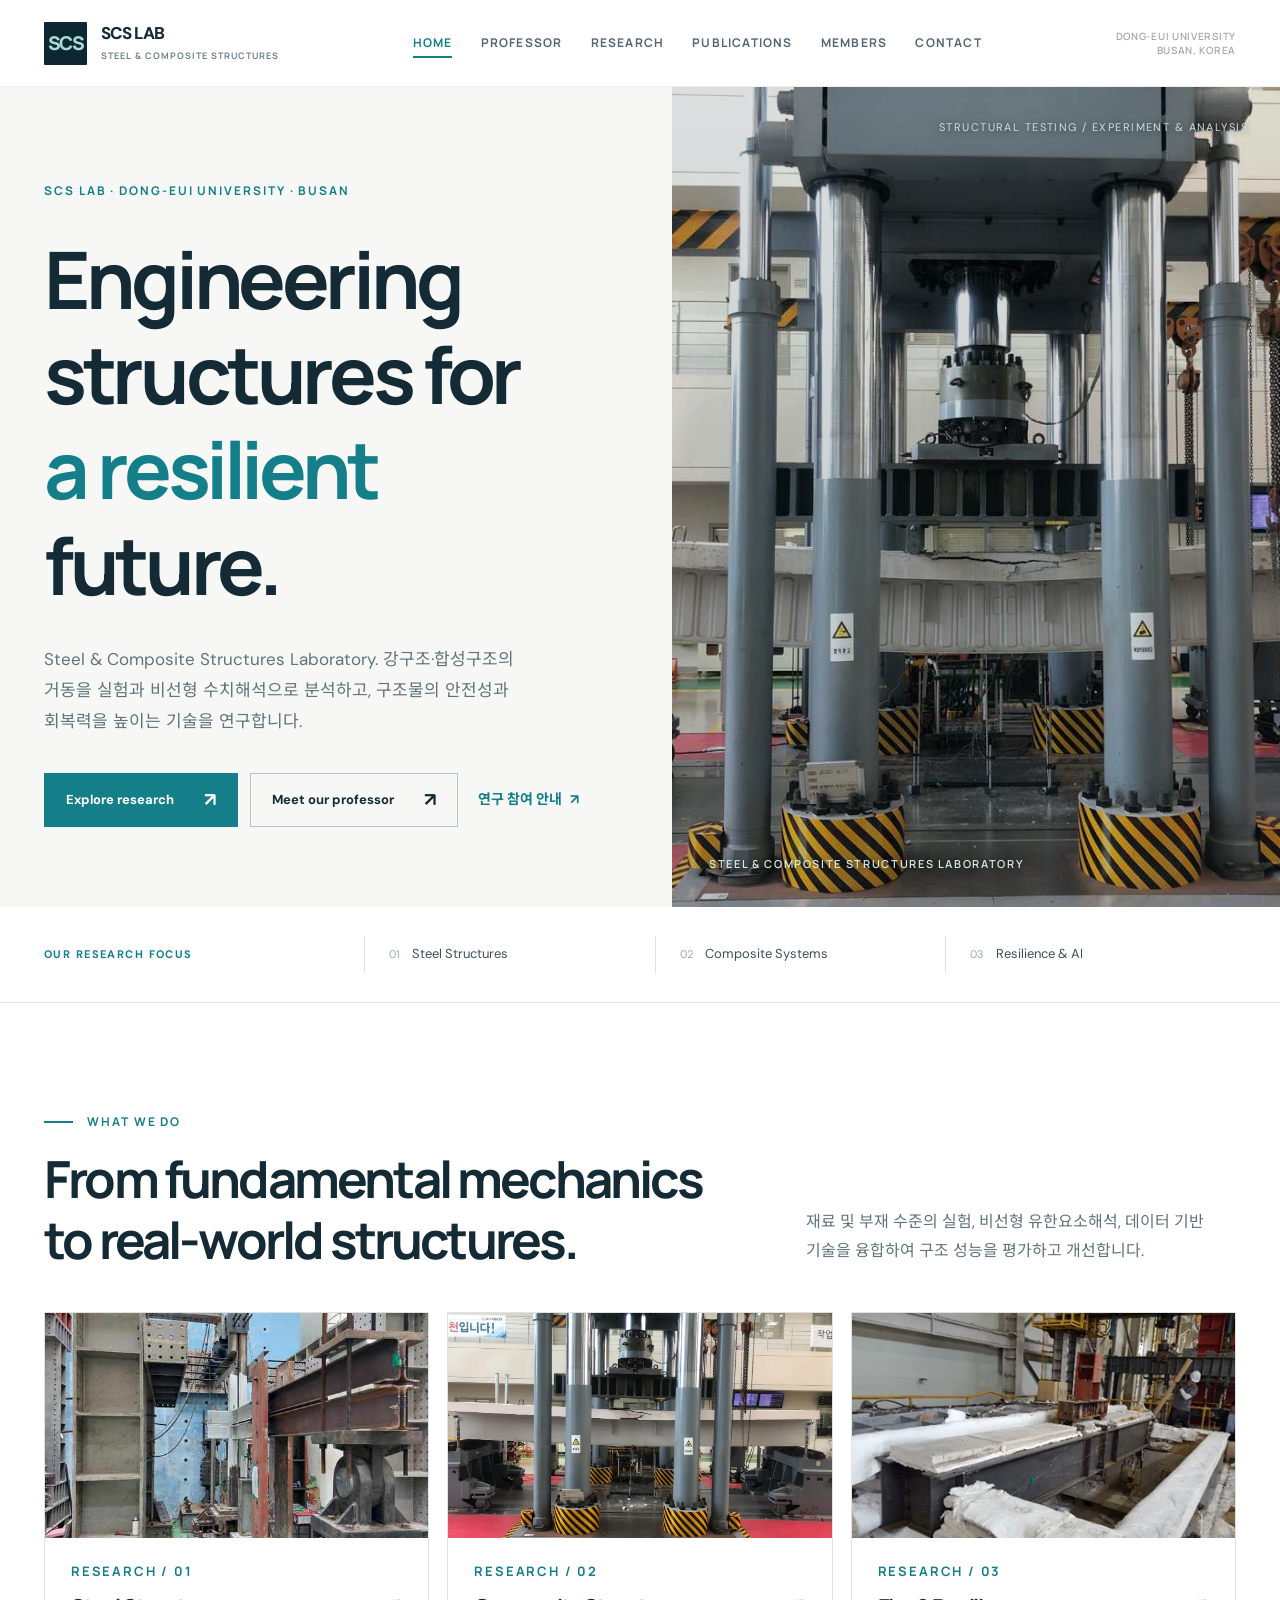
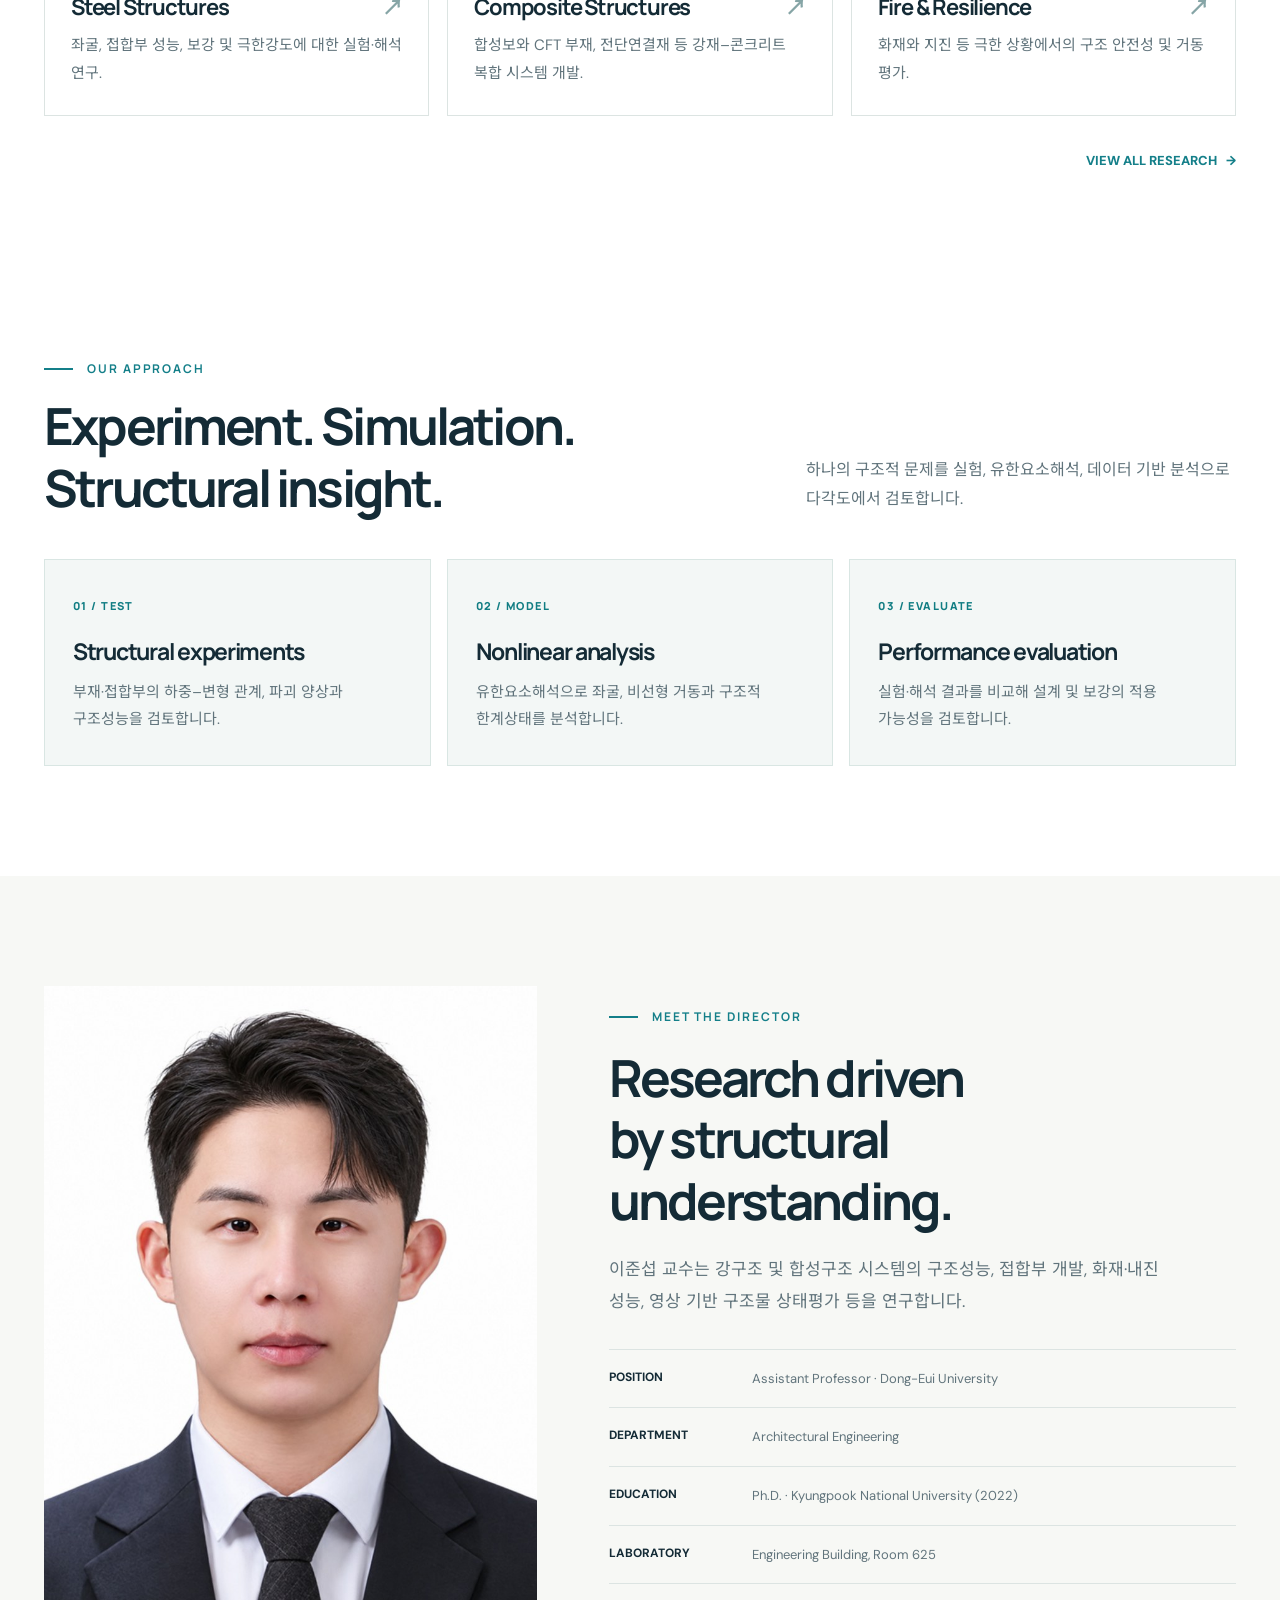
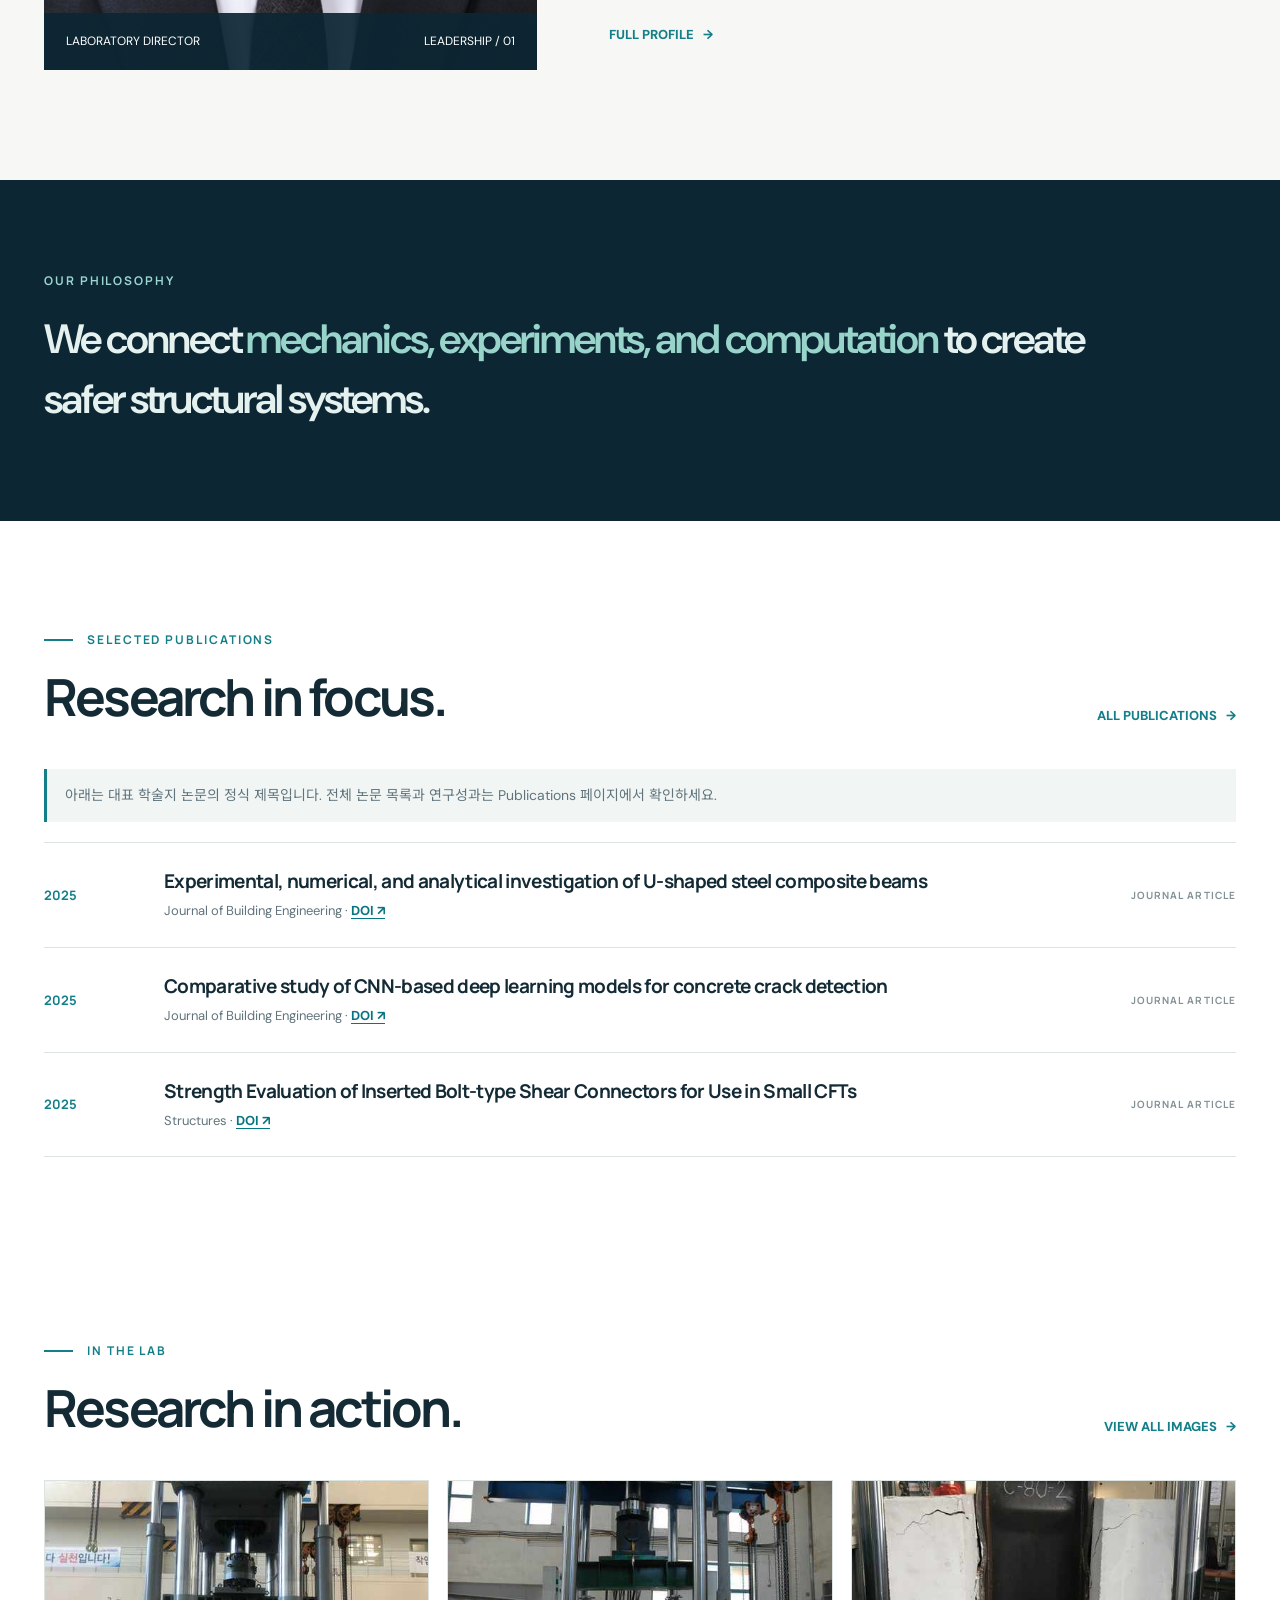
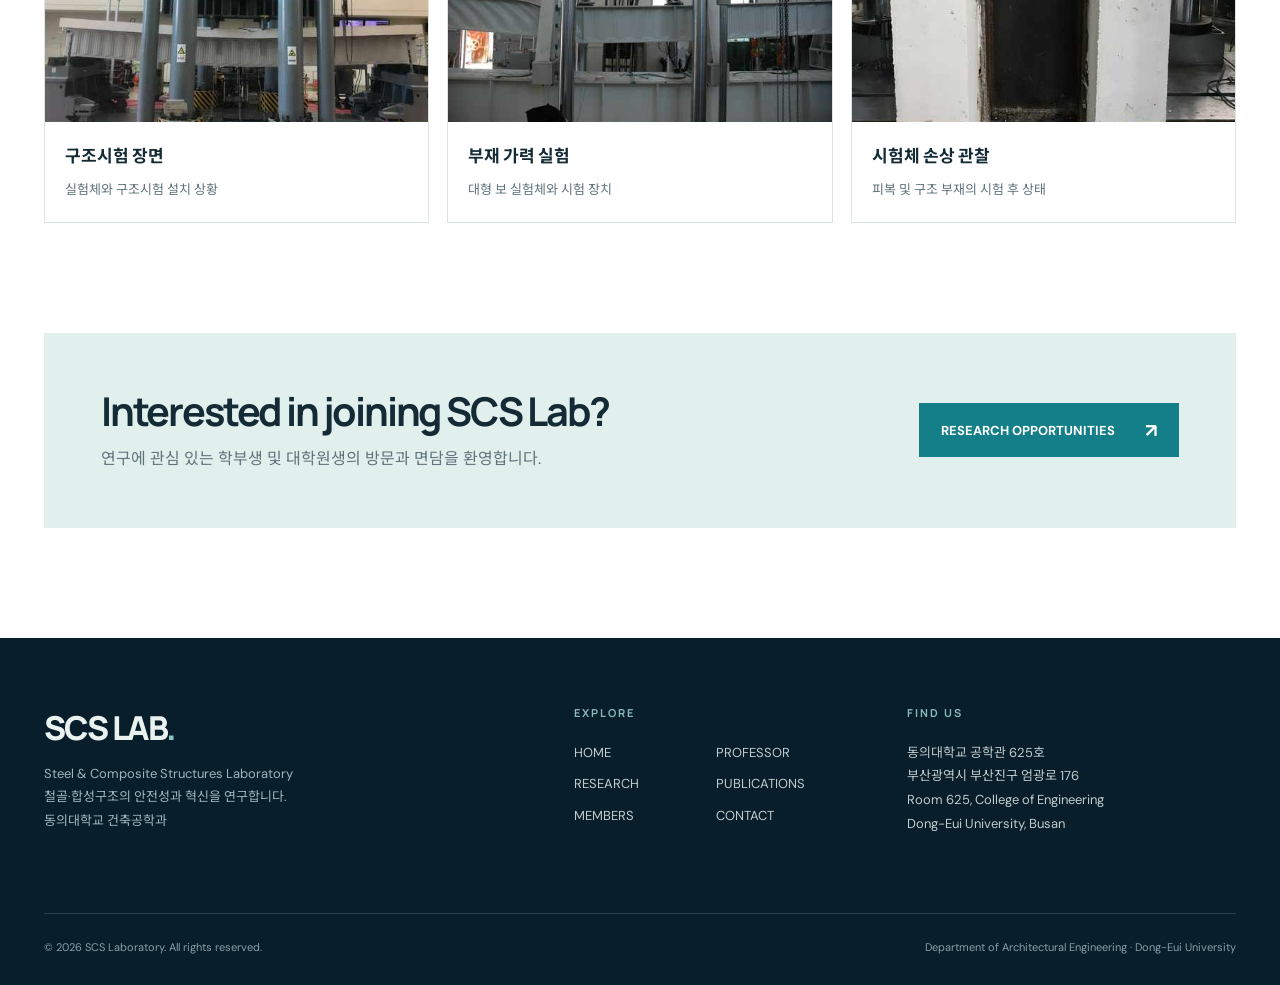
<file: index.html>
<!doctype html>
<html lang="ko"><head>
<meta charset="utf-8"/><meta name="viewport" content="width=device-width, initial-scale=1"/>
<title>Home | SCS Lab · Dong-Eui University</title>
<meta name="description" content="동의대학교 건축공학과 SCS Lab. Steel & Composite Structures Laboratory 연구실 홈페이지."/>
<meta name="theme-color" content="#0c2633"/>
<meta property="og:type" content="website"/><meta property="og:title" content="Home | SCS Lab"/><meta property="og:description" content="동의대학교 건축공학과 SCS Lab. Steel & Composite Structures Laboratory 연구실 홈페이지."/>
<link rel="icon" type="image/svg+xml" href="assets/favicon.svg"/><link rel="stylesheet" href="assets/styles.css"/>
</head><body>
<a class="skip-link" href="#main">본문으로 이동</a>
<header class="site-header"><div class="container nav-wrap">
 <a class="brand" href="index.html" aria-label="SCS Lab 메인 페이지"><span class="brand-icon">SCS</span><span class="brand-name">SCS LAB<span class="brand-detail">STEEL &amp; COMPOSITE STRUCTURES</span></span></a>
 <button class="menu-toggle" type="button" aria-label="메뉴 열기" aria-controls="main-nav" aria-expanded="false">☰</button>
 <nav class="main-nav" id="main-nav" aria-label="주 메뉴">
 <a href="index.html" class="active" aria-current="page">HOME</a><a href="professor.html" >PROFESSOR</a><a href="research.html" >RESEARCH</a><a href="publications.html" >PUBLICATIONS</a><a href="members.html" >MEMBERS</a><a href="contact.html" >CONTACT</a>
 </nav><span class="nav-meta">DONG-EUI UNIVERSITY<br/>BUSAN, KOREA</span>
</div></header>
<main id="main"><section class="hero"><div class="hero-grid">
<div class="hero-text"><div class="eyebrow">SCS LAB · DONG-EUI UNIVERSITY · BUSAN</div><h1>Engineering<br/>structures for<br/><em>a resilient</em><br/>future.</h1><p class="hero-intro">Steel &amp; Composite Structures Laboratory. 강구조·합성구조의 거동을 실험과 비선형 수치해석으로 분석하고, 구조물의 안전성과 회복력을 높이는 기술을 연구합니다.</p>
<div class="hero-actions"><a class="button" href="research.html">Explore research <span class="arrow">↗</span></a><a class="button outline" href="professor.html">Meet our professor <span class="arrow">↗</span></a><a class="hero-tertiary" href="members.html#join">연구 참여 안내 <span aria-hidden="true">↗</span></a></div></div>
<div class="hero-art"><img src="assets/hero-experiment.jpg" alt="대형 구조시험 장치에 설치된 보 실험체" fetchpriority="high" decoding="async" /><span class="hero-annotation">STRUCTURAL TESTING / EXPERIMENT &amp; ANALYSIS</span><span class="hero-vertical">STEEL &amp; COMPOSITE STRUCTURES LABORATORY</span></div>
</div></section>
<div class="hero-bottom"><div class="container"><div class="hero-bottom-label">OUR RESEARCH FOCUS</div><div class="hero-bottom-item"><span>01</span>Steel Structures</div><div class="hero-bottom-item"><span>02</span>Composite Systems</div><div class="hero-bottom-item"><span>03</span>Resilience &amp; AI</div></div></div>
<section class="section"><div class="container"><div class="section-kicker eyebrow">WHAT WE DO</div><div class="section-intro"><h2>From fundamental mechanics<br/>to real-world structures.</h2><p>재료 및 부재 수준의 실험, 비선형 유한요소해석, 데이터 기반 기술을 융합하여 구조 성능을 평가하고 개선합니다.</p></div><div class="research-grid">
<a class="research-card" href="research.html#steel"><div class="research-img sprite-photo tile-0" role="img" aria-label="철골 실험 사진"></div><div class="research-body"><div class="research-no">RESEARCH / 01</div><h3>Steel Structures <span aria-hidden="true" style="float:right;color:#86a5a6">↗</span></h3><p>좌굴, 접합부 성능, 보강 및 극한강도에 대한 실험·해석 연구.</p></div></a><a class="research-card" href="research.html#composite"><img class="research-img" src="assets/composite-beam-2026.webp" alt="합성보 대형 가력 실험 사진" loading="lazy"/><div class="research-body"><div class="research-no">RESEARCH / 02</div><h3>Composite Structures <span aria-hidden="true" style="float:right;color:#86a5a6">↗</span></h3><p>합성보와 CFT 부재, 전단연결재 등 강재–콘크리트 복합 시스템 개발.</p></div></a><a class="research-card" href="research.html#fire"><div class="research-img sprite-photo tile-2 user-fire-image" role="img" aria-label="내화피복과 강재 부재의 구조 실험 장면"></div><div class="research-body"><div class="research-no">RESEARCH / 03</div><h3>Fire & Resilience <span aria-hidden="true" style="float:right;color:#86a5a6">↗</span></h3><p>화재와 지진 등 극한 상황에서의 구조 안전성 및 거동 평가.</p></div></a></div><p style="margin:29px 0 0;text-align:right"><a class="text-link" href="research.html">VIEW ALL RESEARCH <span>→</span></a></p></div></section>
<section class="section methods-home" aria-labelledby="approach-title"><div class="container">
<div class="section-kicker eyebrow">OUR APPROACH</div><div class="section-intro"><h2 id="approach-title">Experiment. Simulation.<br/>Structural insight.</h2><p>하나의 구조적 문제를 실험, 유한요소해석, 데이터 기반 분석으로 다각도에서 검토합니다.</p></div>
<div class="methods-grid">
<div class="method-card"><span class="method-number">01 / TEST</span><h3>Structural experiments</h3><p>부재·접합부의 하중–변형 관계, 파괴 양상과 구조성능을 검토합니다.</p></div>
<div class="method-card"><span class="method-number">02 / MODEL</span><h3>Nonlinear analysis</h3><p>유한요소해석으로 좌굴, 비선형 거동과 구조적 한계상태를 분석합니다.</p></div>
<div class="method-card"><span class="method-number">03 / EVALUATE</span><h3>Performance evaluation</h3><p>실험·해석 결과를 비교해 설계 및 보강의 적용 가능성을 검토합니다.</p></div>
</div></div></section>
<section class="section section-muted"><div class="container"><div class="feature-split"><div class="portrait-panel"><img src="assets/professor-lee.jpg" alt="동의대학교 건축공학과 이준섭 교수 증명사진" loading="lazy"/><div class="portrait-caption"><span>LABORATORY DIRECTOR</span><span>LEADERSHIP / 01</span></div></div><div class="professor-feature"><div class="section-kicker eyebrow">MEET THE DIRECTOR</div><h2>Research driven<br/>by structural<br/>understanding.</h2><p class="lead">이준섭 교수는 강구조 및 합성구조 시스템의 구조성능, 접합부 개발, 화재·내진 성능, 영상 기반 구조물 상태평가 등을 연구합니다.</p><div class="credential-list"><div class="credential"><strong>POSITION</strong><span>Assistant Professor · Dong-Eui University</span></div><div class="credential"><strong>DEPARTMENT</strong><span>Architectural Engineering</span></div><div class="credential"><strong>EDUCATION</strong><span>Ph.D. · Kyungpook National University (2022)</span></div><div class="credential"><strong>LABORATORY</strong><span>Engineering Building, Room 625</span></div></div><a href="professor.html" class="text-link">FULL PROFILE <span>→</span></a></div></div></div></section>
<div class="quote-band"><div class="container"><div class="eyebrow eyebrow-light" style="margin-bottom:20px">OUR PHILOSOPHY</div><p>We connect <em>mechanics, experiments, and computation</em> to create safer structural systems.</p></div></div>
<section class="section"><div class="container"><div class="section-kicker eyebrow">SELECTED PUBLICATIONS</div><div class="section-intro"><h2>Research in focus.</h2><a class="text-link" href="publications.html">ALL PUBLICATIONS <span>→</span></a></div><p class="topic-disclaimer">아래는 대표 학술지 논문의 정식 제목입니다. 전체 논문 목록과 연구성과는 Publications 페이지에서 확인하세요.</p><div class="journal-list"><div class="journal-row"><span class="journal-year">2025</span><div><h3>Experimental, numerical, and analytical investigation of U-shaped steel composite beams</h3><p>Journal of Building Engineering · <a class="inline-doi" href="https://doi.org/10.1016/j.jobe.2025.113860" target="_blank" rel="noopener noreferrer">DOI ↗</a></p></div><span class="journal-type">JOURNAL ARTICLE</span></div><div class="journal-row"><span class="journal-year">2025</span><div><h3>Comparative study of CNN-based deep learning models for concrete crack detection</h3><p>Journal of Building Engineering · <a class="inline-doi" href="https://doi.org/10.1016/j.jobe.2025.113651" target="_blank" rel="noopener noreferrer">DOI ↗</a></p></div><span class="journal-type">JOURNAL ARTICLE</span></div><div class="journal-row"><span class="journal-year">2025</span><div><h3>Strength Evaluation of Inserted Bolt-type Shear Connectors for Use in Small CFTs</h3><p>Structures · <a class="inline-doi" href="https://doi.org/10.1016/j.istruc.2025.110129" target="_blank" rel="noopener noreferrer">DOI ↗</a></p></div><span class="journal-type">JOURNAL ARTICLE</span></div></div></div></section>
<section class="section lab-gallery-home" aria-labelledby="featured-gallery-title"><div class="container"><div class="section-kicker eyebrow">IN THE LAB</div><div class="section-intro"><h2 id="featured-gallery-title">Research in action.</h2><a class="text-link" href="research.html#gallery">VIEW ALL IMAGES <span>→</span></a></div><div class="lab-gallery-grid"><figure class="lab-gallery-item"><div class="lab-gallery-photo sprite-photo tile-5" role="img" aria-label="대형 구조시험 장비와 보 실험체 전경"></div><figcaption><strong>구조시험 장면</strong><span>실험체와 구조시험 설치 상황</span></figcaption></figure><figure class="lab-gallery-item"><div class="lab-gallery-photo sprite-photo tile-8" role="img" aria-label="보 구조시험 장면"></div><figcaption><strong>부재 가력 실험</strong><span>대형 보 실험체와 시험 장치</span></figcaption></figure><figure class="lab-gallery-item"><div class="lab-gallery-photo sprite-photo tile-2" role="img" aria-label="시험 후 손상이 관찰되는 피복된 구조 부재"></div><figcaption><strong>시험체 손상 관찰</strong><span>피복 및 구조 부재의 시험 후 상태</span></figcaption></figure></div></div></section><section class="section" style="padding-top:0"><div class="container"><div class="contact-banner"><div><h2>Interested in joining SCS Lab?</h2><p>연구에 관심 있는 학부생 및 대학원생의 방문과 면담을 환영합니다.</p></div><a class="button" href="members.html#join">RESEARCH OPPORTUNITIES <span class="arrow">↗</span></a></div></div></section></main>
<footer class="site-footer"><div class="container">
 <div class="footer-top"><div><div class="footer-brand">SCS LAB<span style="color:#88c7c2">.</span></div><p class="footer-sub">Steel &amp; Composite Structures Laboratory<br/>철골·합성구조의 안전성과 혁신을 연구합니다.<br/>동의대학교 건축공학과</p></div>
 <div><div class="footer-head">EXPLORE</div><div class="footer-links"><a href="index.html">HOME</a><a href="professor.html">PROFESSOR</a><a href="research.html">RESEARCH</a><a href="publications.html">PUBLICATIONS</a><a href="members.html">MEMBERS</a><a href="contact.html">CONTACT</a></div></div>
 <div><div class="footer-head">FIND US</div><p class="footer-location">동의대학교 공학관 625호<br/>부산광역시 부산진구 엄광로 176<br/>Room 625, College of Engineering<br/>Dong-Eui University, Busan</p></div></div>
 <div class="footer-bottom"><span>© <span data-year>2026</span> SCS Laboratory. All rights reserved.</span><span>Department of Architectural Engineering · Dong-Eui University</span></div>
</div></footer><script defer src="assets/script.js"></script></body></html>
</file>
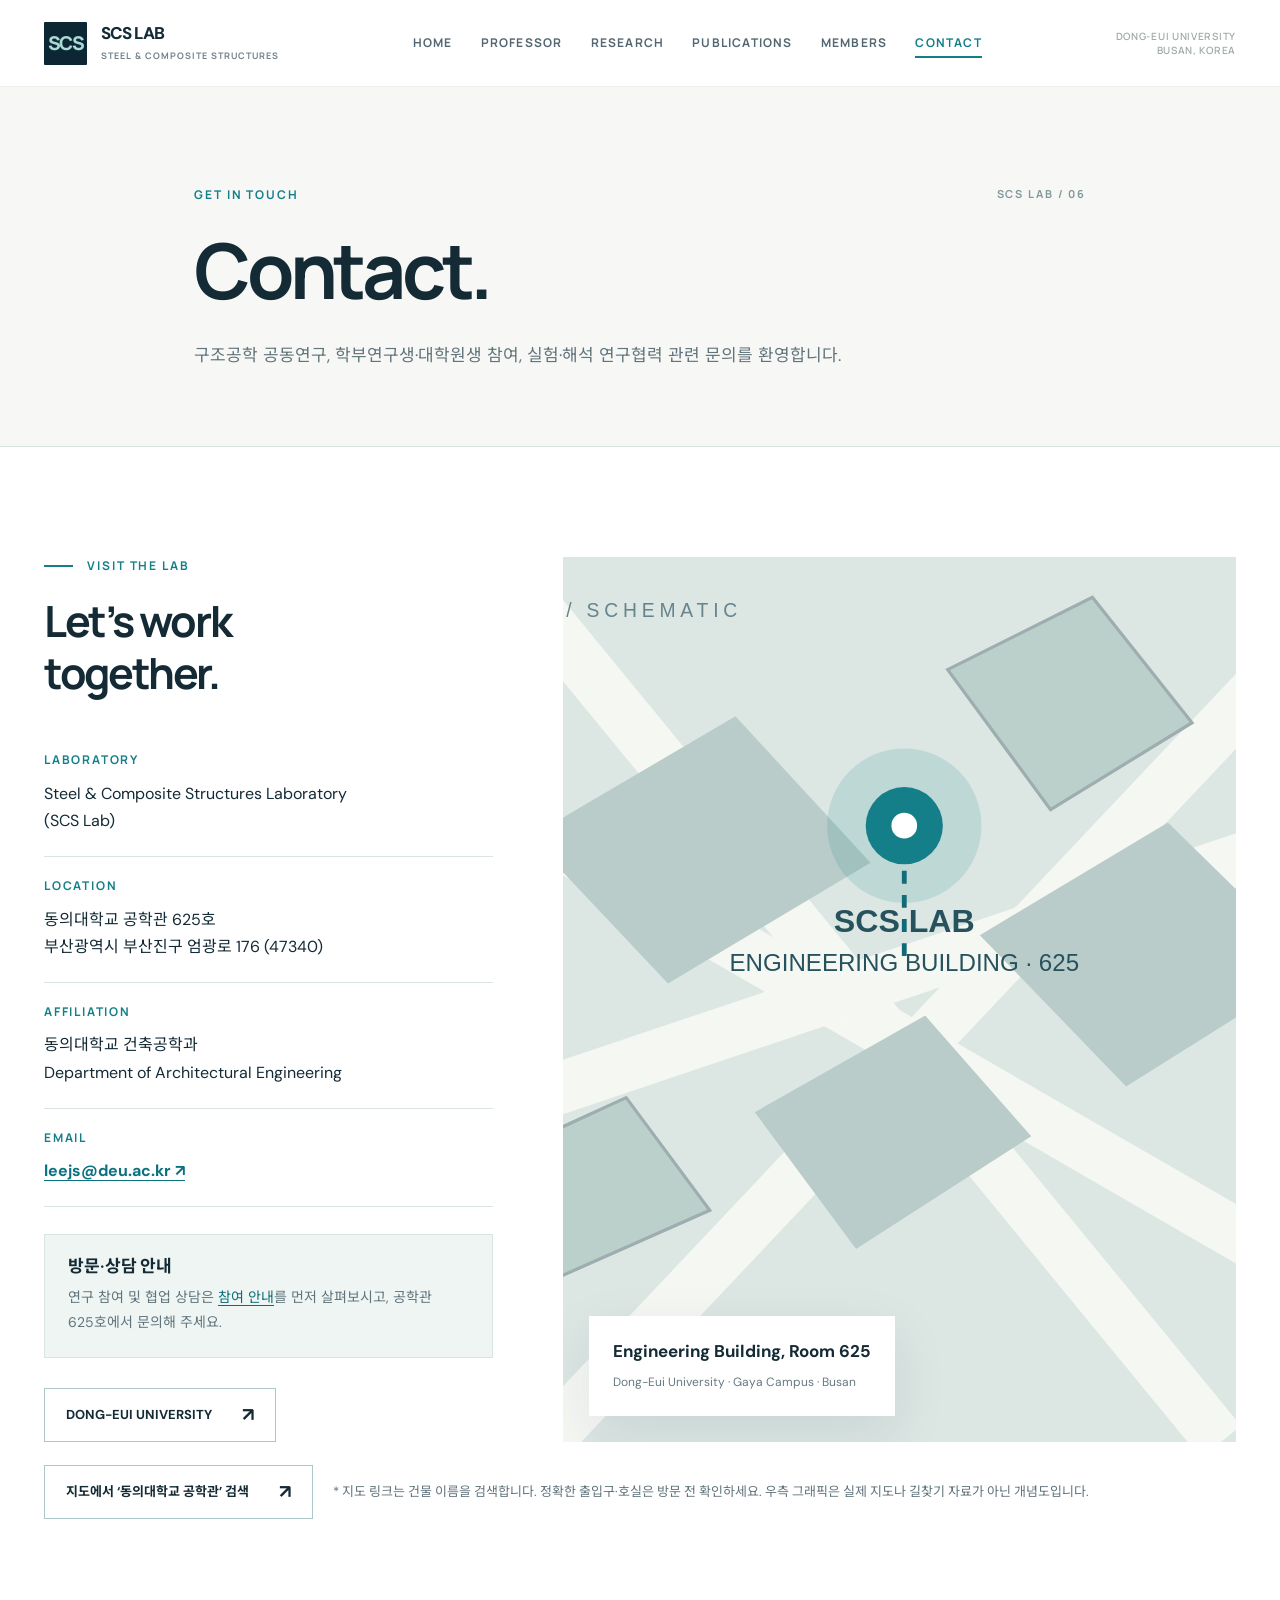
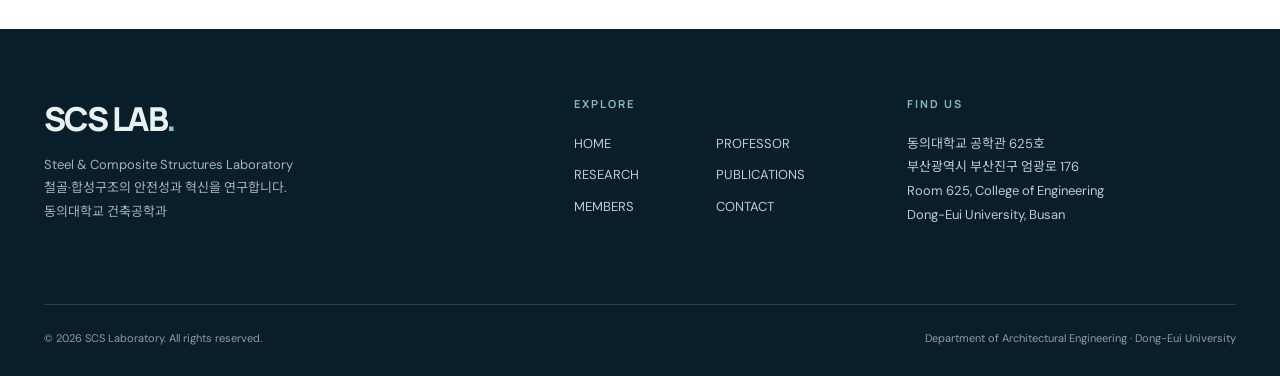
<file: contact.html>
<!doctype html>
<html lang="ko"><head>
<meta charset="utf-8"/><meta name="viewport" content="width=device-width, initial-scale=1"/>
<title>Contact | SCS Lab · Dong-Eui University</title>
<meta name="description" content="SCS Lab 동의대학교 공학관 625호 연구실 위치와 문의 안내."/>
<meta name="theme-color" content="#0c2633"/>
<meta property="og:type" content="website"/><meta property="og:title" content="Contact | SCS Lab"/><meta property="og:description" content="SCS Lab 동의대학교 공학관 625호 연구실 위치와 문의 안내."/>
<link rel="icon" type="image/svg+xml" href="assets/favicon.svg"/><link rel="stylesheet" href="assets/styles.css"/>
</head><body>
<a class="skip-link" href="#main">본문으로 이동</a>
<header class="site-header"><div class="container nav-wrap">
 <a class="brand" href="index.html" aria-label="SCS Lab 메인 페이지"><span class="brand-icon">SCS</span><span class="brand-name">SCS LAB<span class="brand-detail">STEEL &amp; COMPOSITE STRUCTURES</span></span></a>
 <button class="menu-toggle" type="button" aria-label="메뉴 열기" aria-controls="main-nav" aria-expanded="false">☰</button>
 <nav class="main-nav" id="main-nav" aria-label="주 메뉴">
 <a href="index.html" >HOME</a><a href="professor.html" >PROFESSOR</a><a href="research.html" >RESEARCH</a><a href="publications.html" >PUBLICATIONS</a><a href="members.html" >MEMBERS</a><a href="contact.html" class="active" aria-current="page">CONTACT</a>
 </nav><span class="nav-meta">DONG-EUI UNIVERSITY<br/>BUSAN, KOREA</span>
</div></header>
<main id="main"><section class="page-hero"><div class="container page-hero-inner"><span class="page-count">SCS LAB / 06</span><span class="eyebrow">GET IN TOUCH</span><h1>Contact.</h1><p>구조공학 공동연구, 학부연구생·대학원생 참여, 실험·해석 연구협력 관련 문의를 환영합니다.</p></div></section><section class="section"><div class="container"><div class="contact-grid"><div><div class="section-kicker eyebrow">VISIT THE LAB</div><h2 style="margin:20px 0 33px;font-size:43px">Let’s work<br/>together.</h2><div class="contact-field"><h3>Laboratory</h3><p>Steel &amp; Composite Structures Laboratory<br/>(SCS Lab)</p></div><div class="contact-field"><h3>Location</h3><p>동의대학교 공학관 625호<br/>부산광역시 부산진구 엄광로 176 (47340)</p></div><div class="contact-field"><h3>Affiliation</h3><p>동의대학교 건축공학과<br/>Department of Architectural Engineering</p></div><div class="contact-field"><h3>Email</h3><p><a class="email-link" href="mailto:leejs@deu.ac.kr">leejs@deu.ac.kr ↗</a></p></div><div class="visit-guidance"><h3>방문·상담 안내</h3><p>연구 참여 및 협업 상담은 <a href="members.html#join">참여 안내</a>를 먼저 살펴보시고, 공학관 625호에서 문의해 주세요.</p></div>
<div style="margin-top:30px"><a class="button outline" href="https://www.deu.ac.kr/" target="_blank" rel="noopener noreferrer">DONG-EUI UNIVERSITY <span class="arrow">↗</span></a></div></div><div class="map-panel"><img src="assets/location-schematic.svg" alt="공학관 625호를 표시하는 개념적 위치 안내도. 실제 경로 안내용 지도는 아님" style="height:100%;width:100%;object-fit:cover;position:absolute;inset:0"/><div class="map-panel-label"><strong>Engineering Building, Room 625</strong><span>Dong-Eui University · Gaya Campus · Busan</span></div></div></div><div class="map-actions"><a class="button outline" href="https://www.google.com/maps/search/?api=1&amp;query=%EB%8F%99%EC%9D%98%EB%8C%80%ED%95%99%EA%B5%90%20%EA%B3%B5%ED%95%99%EA%B4%80" target="_blank" rel="noopener noreferrer">지도에서 ‘동의대학교 공학관’ 검색 <span class="arrow">↗</span></a><p class="muted">* 지도 링크는 건물 이름을 검색합니다. 정확한 출입구·호실은 방문 전 확인하세요. 우측 그래픽은 실제 지도나 길찾기 자료가 아닌 개념도입니다.</p></div></div></section></main>
<footer class="site-footer"><div class="container">
 <div class="footer-top"><div><div class="footer-brand">SCS LAB<span style="color:#88c7c2">.</span></div><p class="footer-sub">Steel &amp; Composite Structures Laboratory<br/>철골·합성구조의 안전성과 혁신을 연구합니다.<br/>동의대학교 건축공학과</p></div>
 <div><div class="footer-head">EXPLORE</div><div class="footer-links"><a href="index.html">HOME</a><a href="professor.html">PROFESSOR</a><a href="research.html">RESEARCH</a><a href="publications.html">PUBLICATIONS</a><a href="members.html">MEMBERS</a><a href="contact.html">CONTACT</a></div></div>
 <div><div class="footer-head">FIND US</div><p class="footer-location">동의대학교 공학관 625호<br/>부산광역시 부산진구 엄광로 176<br/>Room 625, College of Engineering<br/>Dong-Eui University, Busan</p></div></div>
 <div class="footer-bottom"><span>© <span data-year>2026</span> SCS Laboratory. All rights reserved.</span><span>Department of Architectural Engineering · Dong-Eui University</span></div>
</div></footer><script defer src="assets/script.js"></script></body></html>
</file>
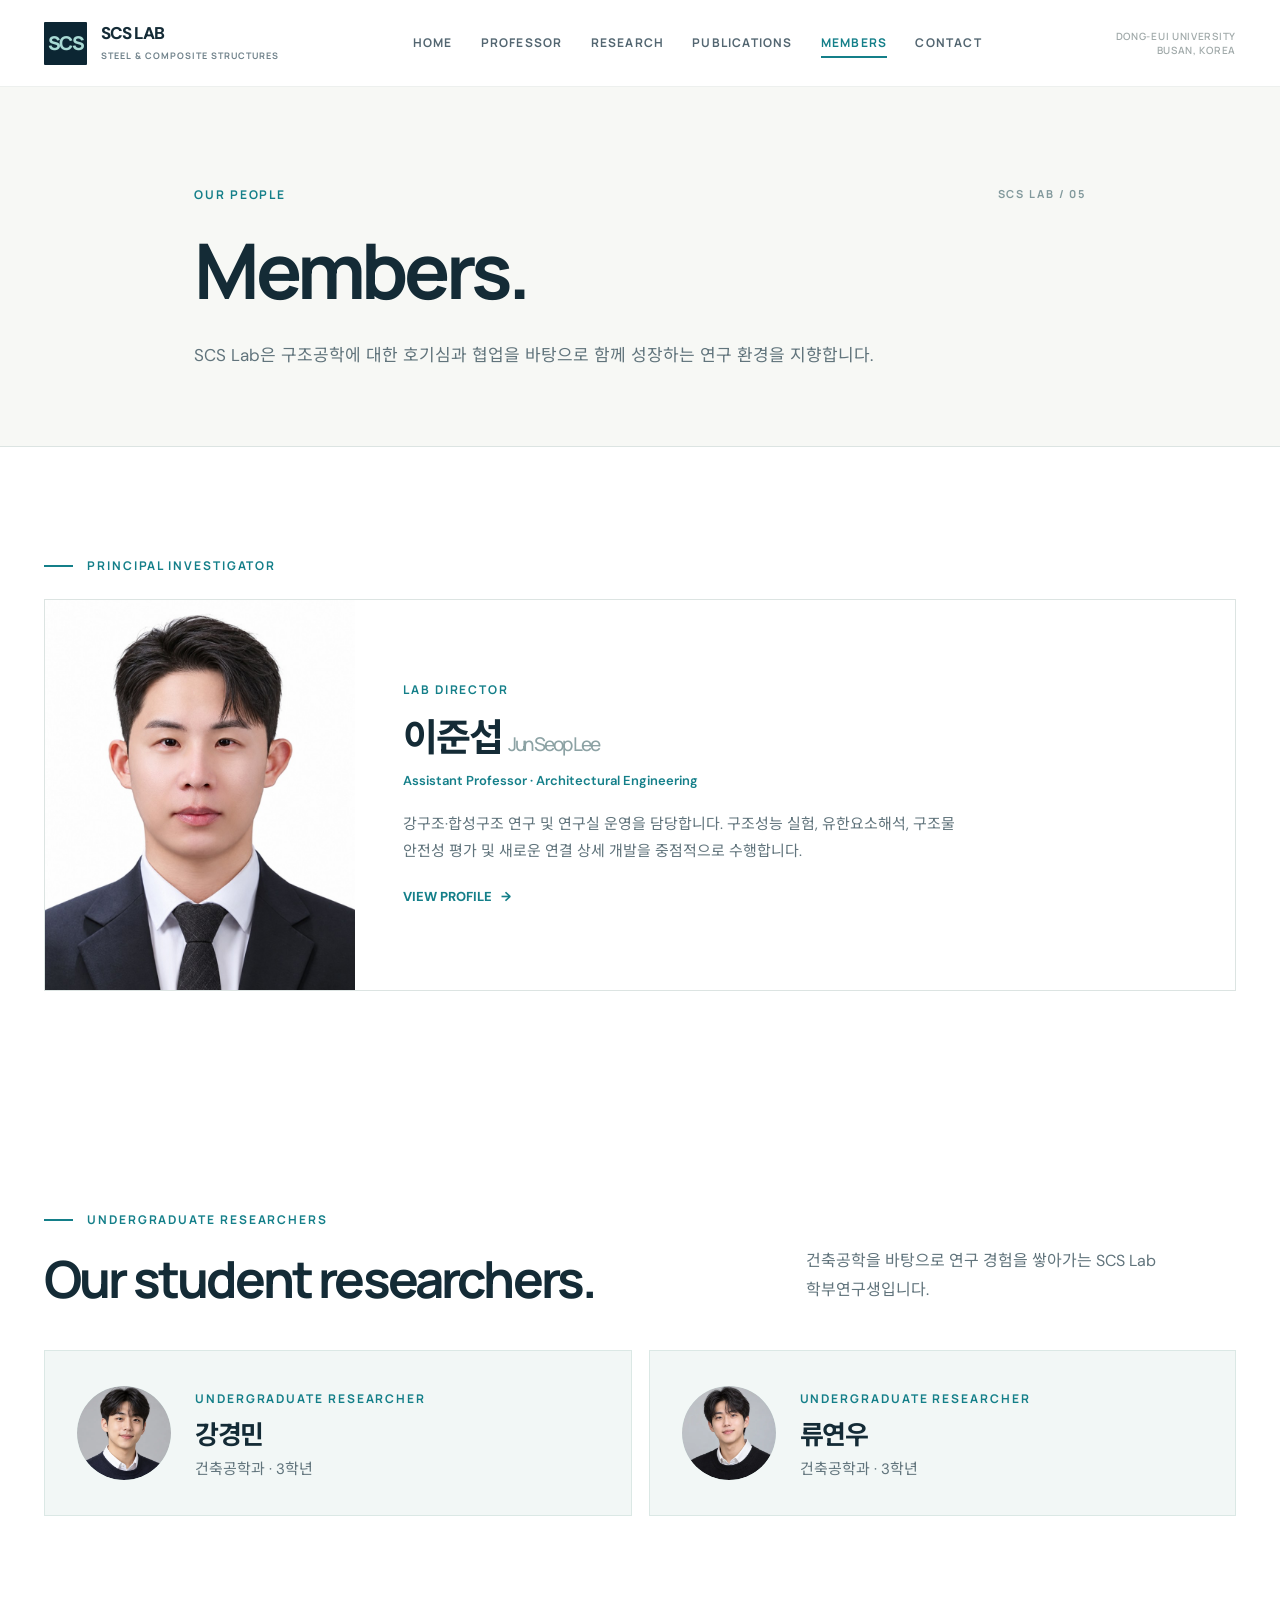
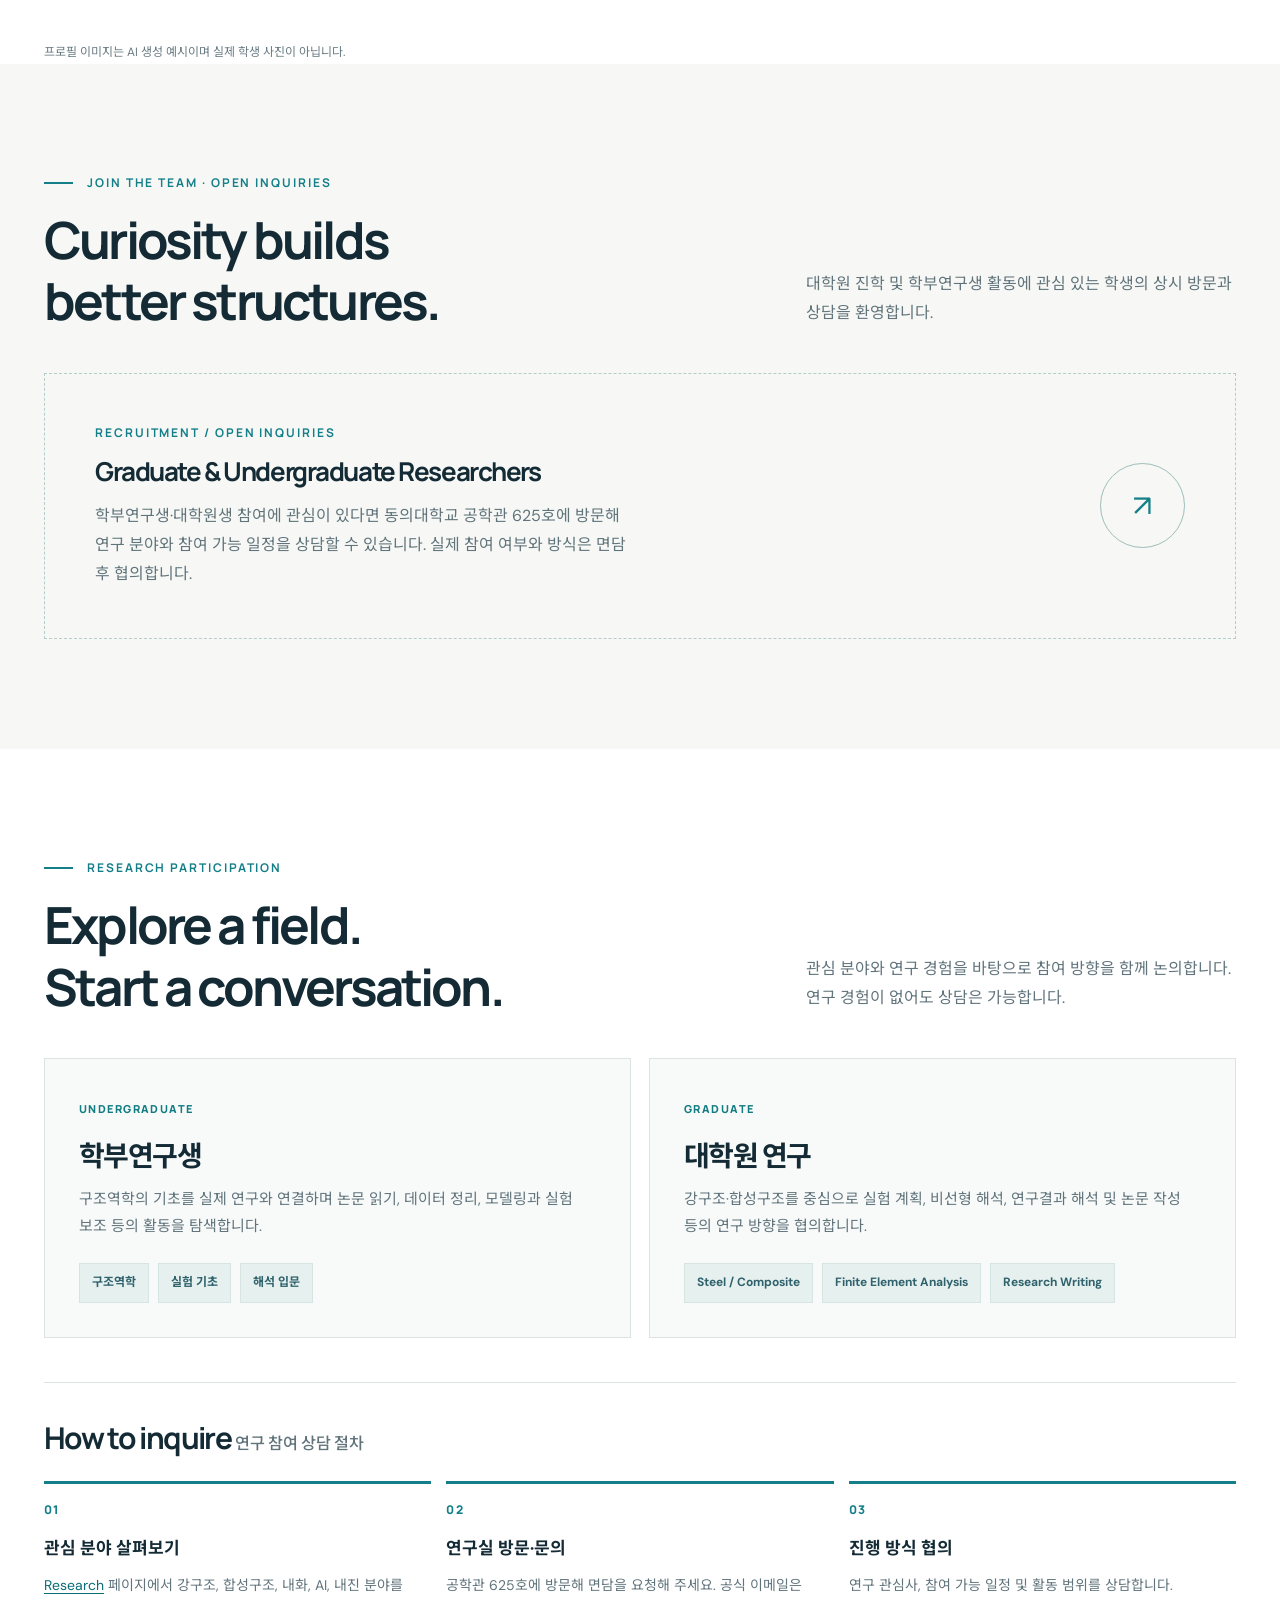
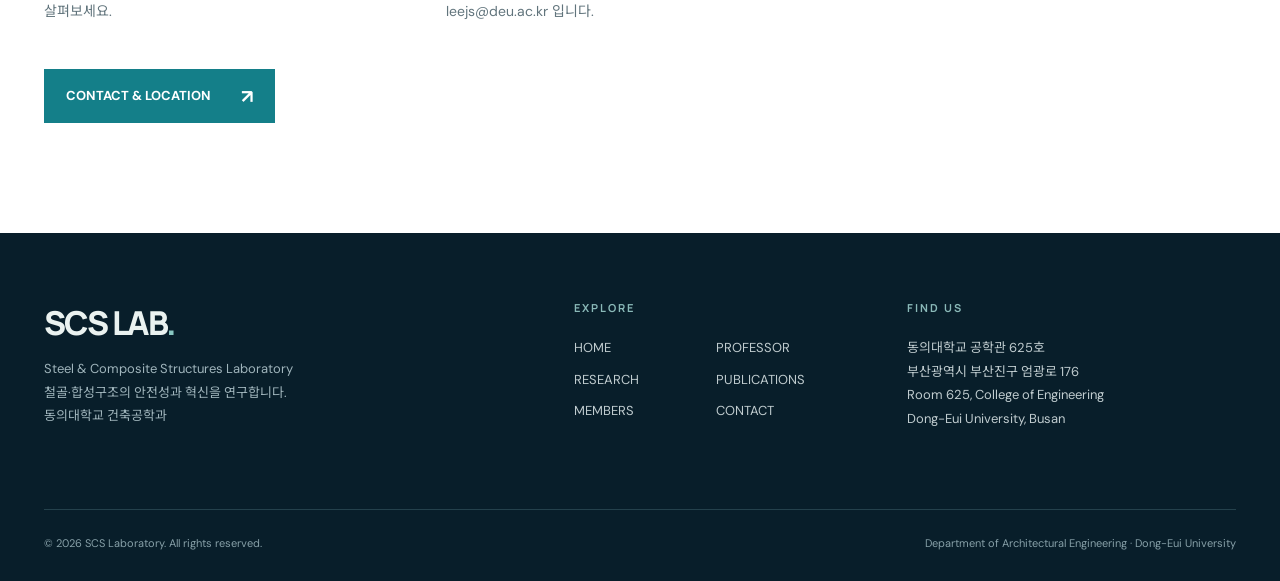
<file: members.html>
<!doctype html>
<html lang="ko"><head>
<meta charset="utf-8"/><meta name="viewport" content="width=device-width, initial-scale=1"/>
<title>Members | SCS Lab · Dong-Eui University</title>
<meta name="description" content="SCS Lab 교수 및 연구원 소개, 학부연구생과 대학원생 모집 안내."/>
<meta name="theme-color" content="#0c2633"/>
<meta property="og:type" content="website"/><meta property="og:title" content="Members | SCS Lab"/><meta property="og:description" content="SCS Lab 교수 및 연구원 소개, 학부연구생과 대학원생 모집 안내."/>
<link rel="icon" type="image/svg+xml" href="assets/favicon.svg"/><link rel="stylesheet" href="assets/styles.css"/>
</head><body>
<a class="skip-link" href="#main">본문으로 이동</a>
<header class="site-header"><div class="container nav-wrap">
 <a class="brand" href="index.html" aria-label="SCS Lab 메인 페이지"><span class="brand-icon">SCS</span><span class="brand-name">SCS LAB<span class="brand-detail">STEEL &amp; COMPOSITE STRUCTURES</span></span></a>
 <button class="menu-toggle" type="button" aria-label="메뉴 열기" aria-controls="main-nav" aria-expanded="false">☰</button>
 <nav class="main-nav" id="main-nav" aria-label="주 메뉴">
 <a href="index.html" >HOME</a><a href="professor.html" >PROFESSOR</a><a href="research.html" >RESEARCH</a><a href="publications.html" >PUBLICATIONS</a><a href="members.html" class="active" aria-current="page">MEMBERS</a><a href="contact.html" >CONTACT</a>
 </nav><span class="nav-meta">DONG-EUI UNIVERSITY<br/>BUSAN, KOREA</span>
</div></header>
<main id="main"><section class="page-hero"><div class="container page-hero-inner"><span class="page-count">SCS LAB / 05</span><span class="eyebrow">OUR PEOPLE</span><h1>Members.</h1><p>SCS Lab은 구조공학에 대한 호기심과 협업을 바탕으로 함께 성장하는 연구 환경을 지향합니다.</p></div></section><section class="section"><div class="container"><div class="section-kicker eyebrow">PRINCIPAL INVESTIGATOR</div><div style="height:24px"></div><article class="people-main"><img src="assets/professor-lee.jpg" alt="SCS Lab 연구실 책임교수 이준섭"/><div class="people-main-body"><div class="eyebrow">LAB DIRECTOR</div><h2>이준섭 <span style="font-weight:500;font-size:.5em;color:#8ca2a4">Jun Seop Lee</span></h2><div class="role">Assistant Professor · Architectural Engineering</div><p>강구조·합성구조 연구 및 연구실 운영을 담당합니다. 구조성능 실험, 유한요소해석, 구조물 안전성 평가 및 새로운 연결 상세 개발을 중점적으로 수행합니다.</p><a href="professor.html" class="text-link">VIEW PROFILE <span>→</span></a></div></article></div></section>
<section class="section student-members" aria-labelledby="student-members-title"><div class="container"><div class="section-kicker eyebrow">UNDERGRADUATE RESEARCHERS</div><div class="section-intro"><h2 id="student-members-title">Our student researchers.</h2><p>건축공학을 바탕으로 연구 경험을 쌓아가는 SCS Lab 학부연구생입니다.</p></div><div class="student-member-grid"><article class="student-member"><div class="student-avatar student-kang-avatar" role="img" aria-label="강경민 학생의 AI 생성 예시 프로필 (실제 인물 사진 아님)">姜</div><div><span class="eyebrow">UNDERGRADUATE RESEARCHER</span><h3>강경민</h3><p>건축공학과 · 3학년</p></div></article><article class="student-member"><div class="student-avatar student-ryu-avatar" role="img" aria-label="류연우 학생의 AI 생성 예시 프로필 (실제 인물 사진 아님)">柳</div><div><span class="eyebrow">UNDERGRADUATE RESEARCHER</span><h3>류연우</h3><p>건축공학과 · 3학년</p></div></article></div></div></section>
<div class="container"><p class="member-photo-note">프로필 이미지는 AI 생성 예시이며 실제 학생 사진이 아닙니다.</p></div><section class="section section-muted" id="join"><div class="container"><div class="section-kicker eyebrow">JOIN THE TEAM · OPEN INQUIRIES</div><div class="section-intro"><h2>Curiosity builds<br/>better structures.</h2><p>대학원 진학 및 학부연구생 활동에 관심 있는 학생의 상시 방문과 상담을 환영합니다.</p></div><div class="vacant"><div><div class="eyebrow" style="margin-bottom:14px">RECRUITMENT / OPEN INQUIRIES</div><h3>Graduate &amp; Undergraduate Researchers</h3><p>학부연구생·대학원생 참여에 관심이 있다면 동의대학교 공학관 625호에 방문해 연구 분야와 참여 가능 일정을 상담할 수 있습니다. 실제 참여 여부와 방식은 면담 후 협의합니다.</p></div><span class="number-circle" aria-hidden="true">↗</span></div></div></section><section class="section join-detail" aria-labelledby="join-title"><div class="container">
<div class="section-kicker eyebrow">RESEARCH PARTICIPATION</div>
<div class="section-intro"><h2 id="join-title">Explore a field.<br/>Start a conversation.</h2><p>관심 분야와 연구 경험을 바탕으로 참여 방향을 함께 논의합니다. 연구 경험이 없어도 상담은 가능합니다.</p></div>
<div class="join-grid">
<article class="join-card"><span class="method-number">UNDERGRADUATE</span><h3>학부연구생</h3><p>구조역학의 기초를 실제 연구와 연결하며 논문 읽기, 데이터 정리, 모델링과 실험 보조 등의 활동을 탐색합니다.</p><div class="pill-box"><span class="pill">구조역학</span><span class="pill">실험 기초</span><span class="pill">해석 입문</span></div></article>
<article class="join-card"><span class="method-number">GRADUATE</span><h3>대학원 연구</h3><p>강구조·합성구조를 중심으로 실험 계획, 비선형 해석, 연구결과 해석 및 논문 작성 등의 연구 방향을 협의합니다.</p><div class="pill-box"><span class="pill">Steel / Composite</span><span class="pill">Finite Element Analysis</span><span class="pill">Research Writing</span></div></article></div>
<div class="join-steps"><h3>How to inquire <span>연구 참여 상담 절차</span></h3><ol class="step-list">
<li><strong>관심 분야 살펴보기</strong><p><a href="research.html">Research</a> 페이지에서 강구조, 합성구조, 내화, AI, 내진 분야를 살펴보세요.</p></li>
<li><strong>연구실 방문·문의</strong><p>공학관 625호에 방문해 면담을 요청해 주세요. 공식 이메일은 leejs@deu.ac.kr 입니다.</p></li>
<li><strong>진행 방식 협의</strong><p>연구 관심사, 참여 가능 일정 및 활동 범위를 상담합니다.</p></li></ol>
<a class="button" href="contact.html">CONTACT &amp; LOCATION <span class="arrow">↗</span></a></div></div></section>
</main>
<footer class="site-footer"><div class="container">
 <div class="footer-top"><div><div class="footer-brand">SCS LAB<span style="color:#88c7c2">.</span></div><p class="footer-sub">Steel &amp; Composite Structures Laboratory<br/>철골·합성구조의 안전성과 혁신을 연구합니다.<br/>동의대학교 건축공학과</p></div>
 <div><div class="footer-head">EXPLORE</div><div class="footer-links"><a href="index.html">HOME</a><a href="professor.html">PROFESSOR</a><a href="research.html">RESEARCH</a><a href="publications.html">PUBLICATIONS</a><a href="members.html">MEMBERS</a><a href="contact.html">CONTACT</a></div></div>
 <div><div class="footer-head">FIND US</div><p class="footer-location">동의대학교 공학관 625호<br/>부산광역시 부산진구 엄광로 176<br/>Room 625, College of Engineering<br/>Dong-Eui University, Busan</p></div></div>
 <div class="footer-bottom"><span>© <span data-year>2026</span> SCS Laboratory. All rights reserved.</span><span>Department of Architectural Engineering · Dong-Eui University</span></div>
</div></footer><script defer src="assets/script.js"></script></body></html>
</file>
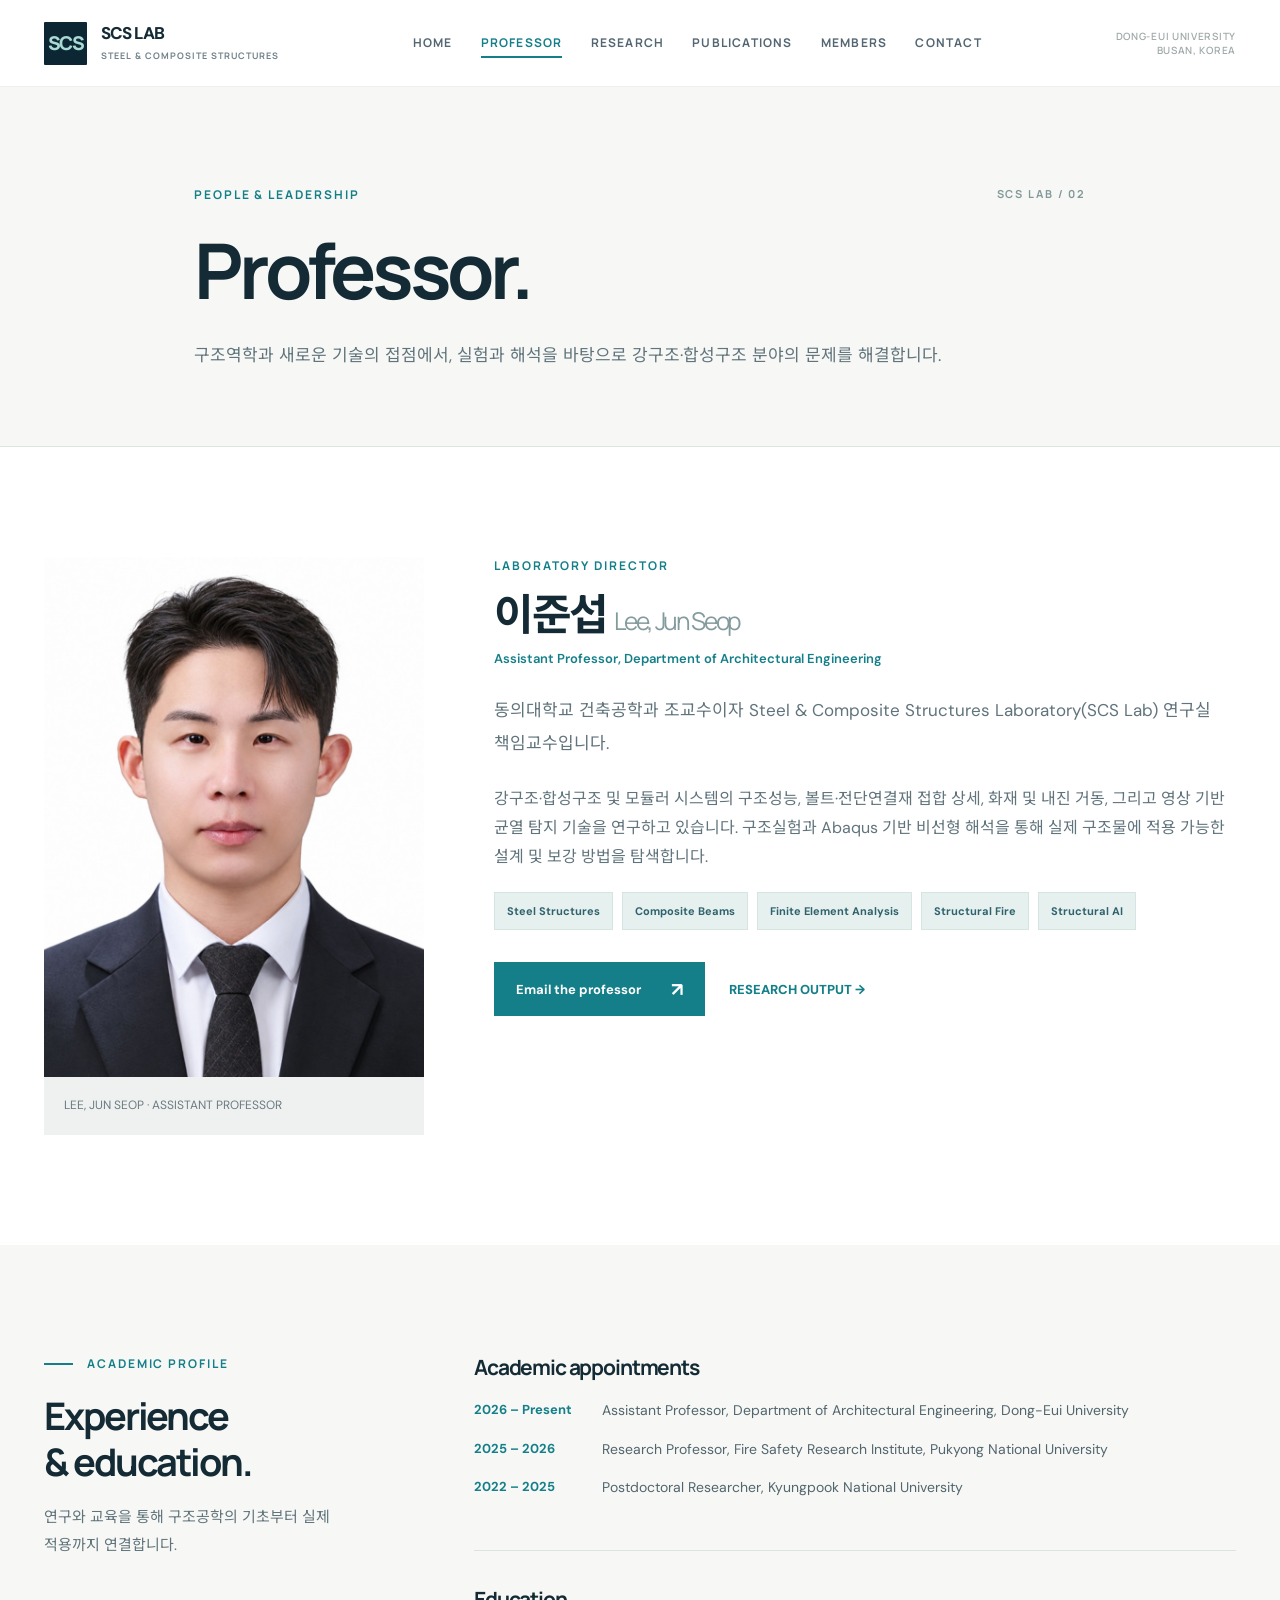
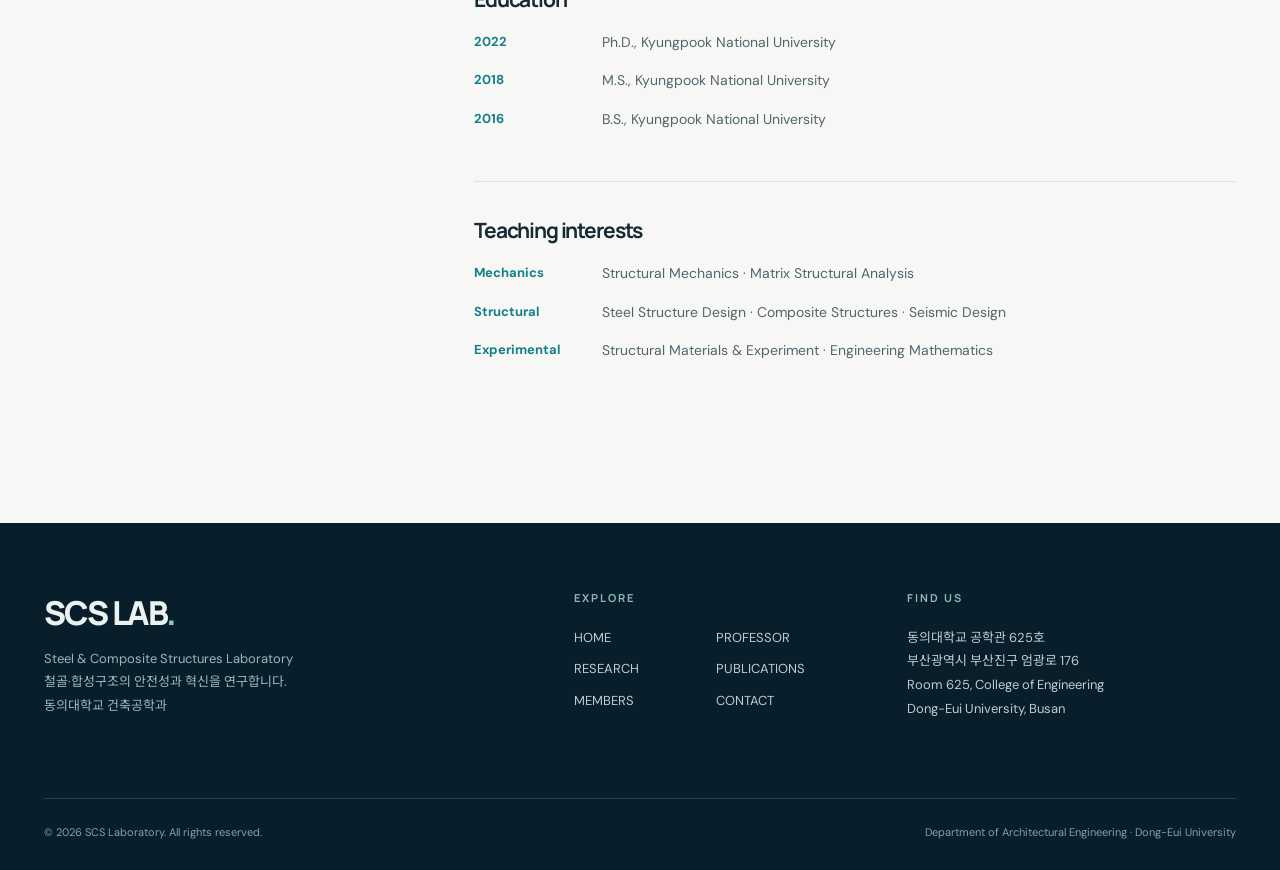
<file: professor.html>
<!doctype html>
<html lang="ko"><head>
<meta charset="utf-8"/><meta name="viewport" content="width=device-width, initial-scale=1"/>
<title>Professor | SCS Lab · Dong-Eui University</title>
<meta name="description" content="동의대학교 이준섭 교수 소개 및 학력, 경력, 연구 분야."/>
<meta name="theme-color" content="#0c2633"/>
<meta property="og:type" content="website"/><meta property="og:title" content="Professor | SCS Lab"/><meta property="og:description" content="동의대학교 이준섭 교수 소개 및 학력, 경력, 연구 분야."/>
<link rel="icon" type="image/svg+xml" href="assets/favicon.svg"/><link rel="stylesheet" href="assets/styles.css"/>
</head><body>
<a class="skip-link" href="#main">본문으로 이동</a>
<header class="site-header"><div class="container nav-wrap">
 <a class="brand" href="index.html" aria-label="SCS Lab 메인 페이지"><span class="brand-icon">SCS</span><span class="brand-name">SCS LAB<span class="brand-detail">STEEL &amp; COMPOSITE STRUCTURES</span></span></a>
 <button class="menu-toggle" type="button" aria-label="메뉴 열기" aria-controls="main-nav" aria-expanded="false">☰</button>
 <nav class="main-nav" id="main-nav" aria-label="주 메뉴">
 <a href="index.html" >HOME</a><a href="professor.html" class="active" aria-current="page">PROFESSOR</a><a href="research.html" >RESEARCH</a><a href="publications.html" >PUBLICATIONS</a><a href="members.html" >MEMBERS</a><a href="contact.html" >CONTACT</a>
 </nav><span class="nav-meta">DONG-EUI UNIVERSITY<br/>BUSAN, KOREA</span>
</div></header>
<main id="main"><section class="page-hero"><div class="container page-hero-inner"><span class="page-count">SCS LAB / 02</span><span class="eyebrow">PEOPLE & LEADERSHIP</span><h1>Professor.</h1><p>구조역학과 새로운 기술의 접점에서, 실험과 해석을 바탕으로 강구조·합성구조 분야의 문제를 해결합니다.</p></div></section>
<section class="section"><div class="container"><div class="bio-layout"><div class="bio-portrait"><img src="assets/professor-lee.jpg" alt="이준섭 교수"/><div class="cap">LEE, JUN SEOP · ASSISTANT PROFESSOR</div></div><div class="bio-copy"><div class="eyebrow">LABORATORY DIRECTOR</div><h2>이준섭 <span style="font-weight:400;color:#839b9d;font-size:.57em">Lee, Jun Seop</span></h2><div class="role">Assistant Professor, Department of Architectural Engineering</div><p class="lead">동의대학교 건축공학과 조교수이자 Steel &amp; Composite Structures Laboratory(SCS Lab) 연구실 책임교수입니다.</p><p>강구조·합성구조 및 모듈러 시스템의 구조성능, 볼트·전단연결재 접합 상세, 화재 및 내진 거동, 그리고 영상 기반 균열 탐지 기술을 연구하고 있습니다. 구조실험과 Abaqus 기반 비선형 해석을 통해 실제 구조물에 적용 가능한 설계 및 보강 방법을 탐색합니다.</p><div class="pill-box"><span class="pill">Steel Structures</span><span class="pill">Composite Beams</span><span class="pill">Finite Element Analysis</span><span class="pill">Structural Fire</span><span class="pill">Structural AI</span></div><div class="profile-actions"><a class="button" href="mailto:leejs@deu.ac.kr">Email the professor <span class="arrow">↗</span></a><a class="text-link" href="publications.html">RESEARCH OUTPUT →</a></div></div></div></div></section>
<section class="section section-muted"><div class="container"><div class="twocol"><div class="sticky-side"><div class="eyebrow section-kicker">ACADEMIC PROFILE</div><h2>Experience<br/>&amp; education.</h2><p>연구와 교육을 통해 구조공학의 기초부터 실제 적용까지 연결합니다.</p></div><div>
<div class="resume-group"><h3>Academic appointments</h3><div class="resume-item"><b>2026 – Present</b><span>Assistant Professor, Department of Architectural Engineering, Dong-Eui University</span></div><div class="resume-item"><b>2025 – 2026</b><span>Research Professor, Fire Safety Research Institute, Pukyong National University</span></div><div class="resume-item"><b>2022 – 2025</b><span>Postdoctoral Researcher, Kyungpook National University</span></div></div>
<div class="resume-group"><h3>Education</h3><div class="resume-item"><b>2022</b><span>Ph.D., Kyungpook National University</span></div><div class="resume-item"><b>2018</b><span>M.S., Kyungpook National University</span></div><div class="resume-item"><b>2016</b><span>B.S., Kyungpook National University</span></div></div>
<div class="resume-group" style="border-bottom:0;margin-bottom:0"><h3>Teaching interests</h3><div class="resume-item"><b>Mechanics</b><span>Structural Mechanics · Matrix Structural Analysis</span></div><div class="resume-item"><b>Structural</b><span>Steel Structure Design · Composite Structures · Seismic Design</span></div><div class="resume-item"><b>Experimental</b><span>Structural Materials &amp; Experiment · Engineering Mathematics</span></div></div>
</div></div></div></section>
</main>
<footer class="site-footer"><div class="container">
 <div class="footer-top"><div><div class="footer-brand">SCS LAB<span style="color:#88c7c2">.</span></div><p class="footer-sub">Steel &amp; Composite Structures Laboratory<br/>철골·합성구조의 안전성과 혁신을 연구합니다.<br/>동의대학교 건축공학과</p></div>
 <div><div class="footer-head">EXPLORE</div><div class="footer-links"><a href="index.html">HOME</a><a href="professor.html">PROFESSOR</a><a href="research.html">RESEARCH</a><a href="publications.html">PUBLICATIONS</a><a href="members.html">MEMBERS</a><a href="contact.html">CONTACT</a></div></div>
 <div><div class="footer-head">FIND US</div><p class="footer-location">동의대학교 공학관 625호<br/>부산광역시 부산진구 엄광로 176<br/>Room 625, College of Engineering<br/>Dong-Eui University, Busan</p></div></div>
 <div class="footer-bottom"><span>© <span data-year>2026</span> SCS Laboratory. All rights reserved.</span><span>Department of Architectural Engineering · Dong-Eui University</span></div>
</div></footer><script defer src="assets/script.js"></script></body></html>
</file>
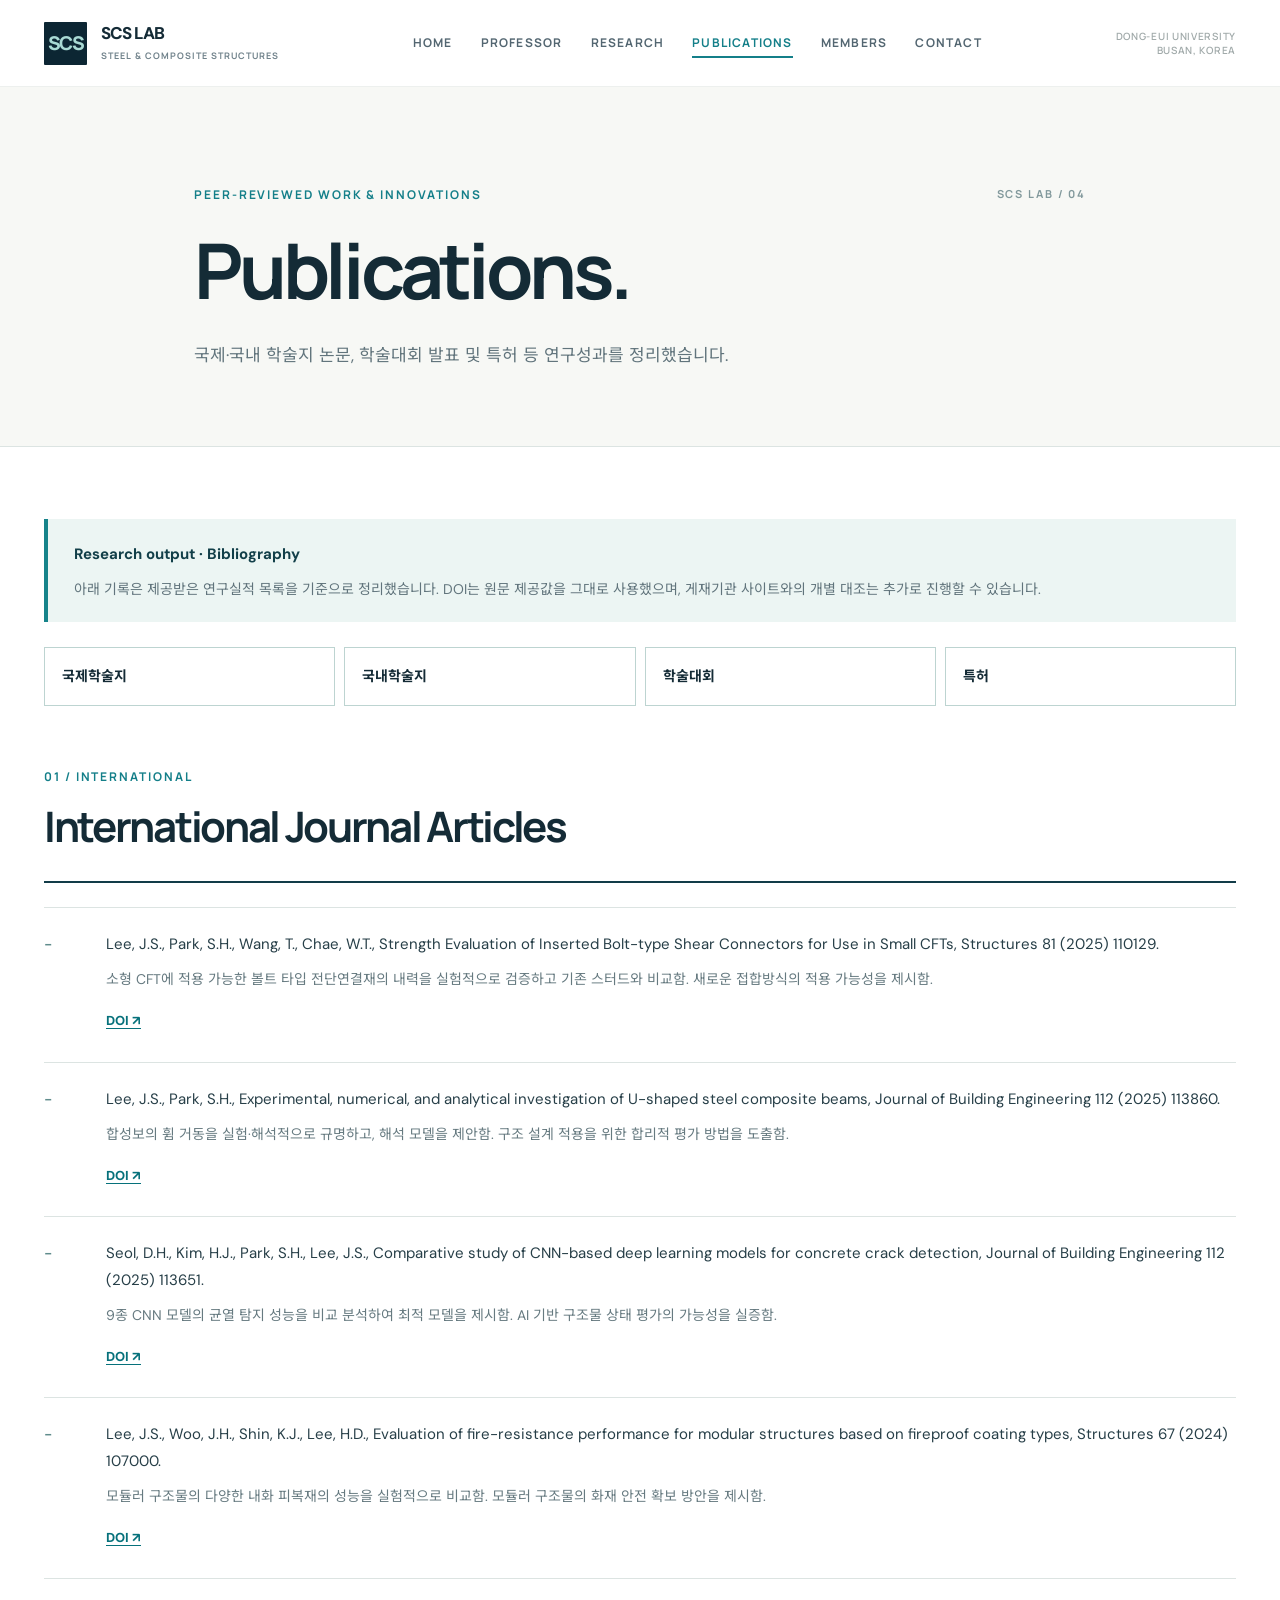
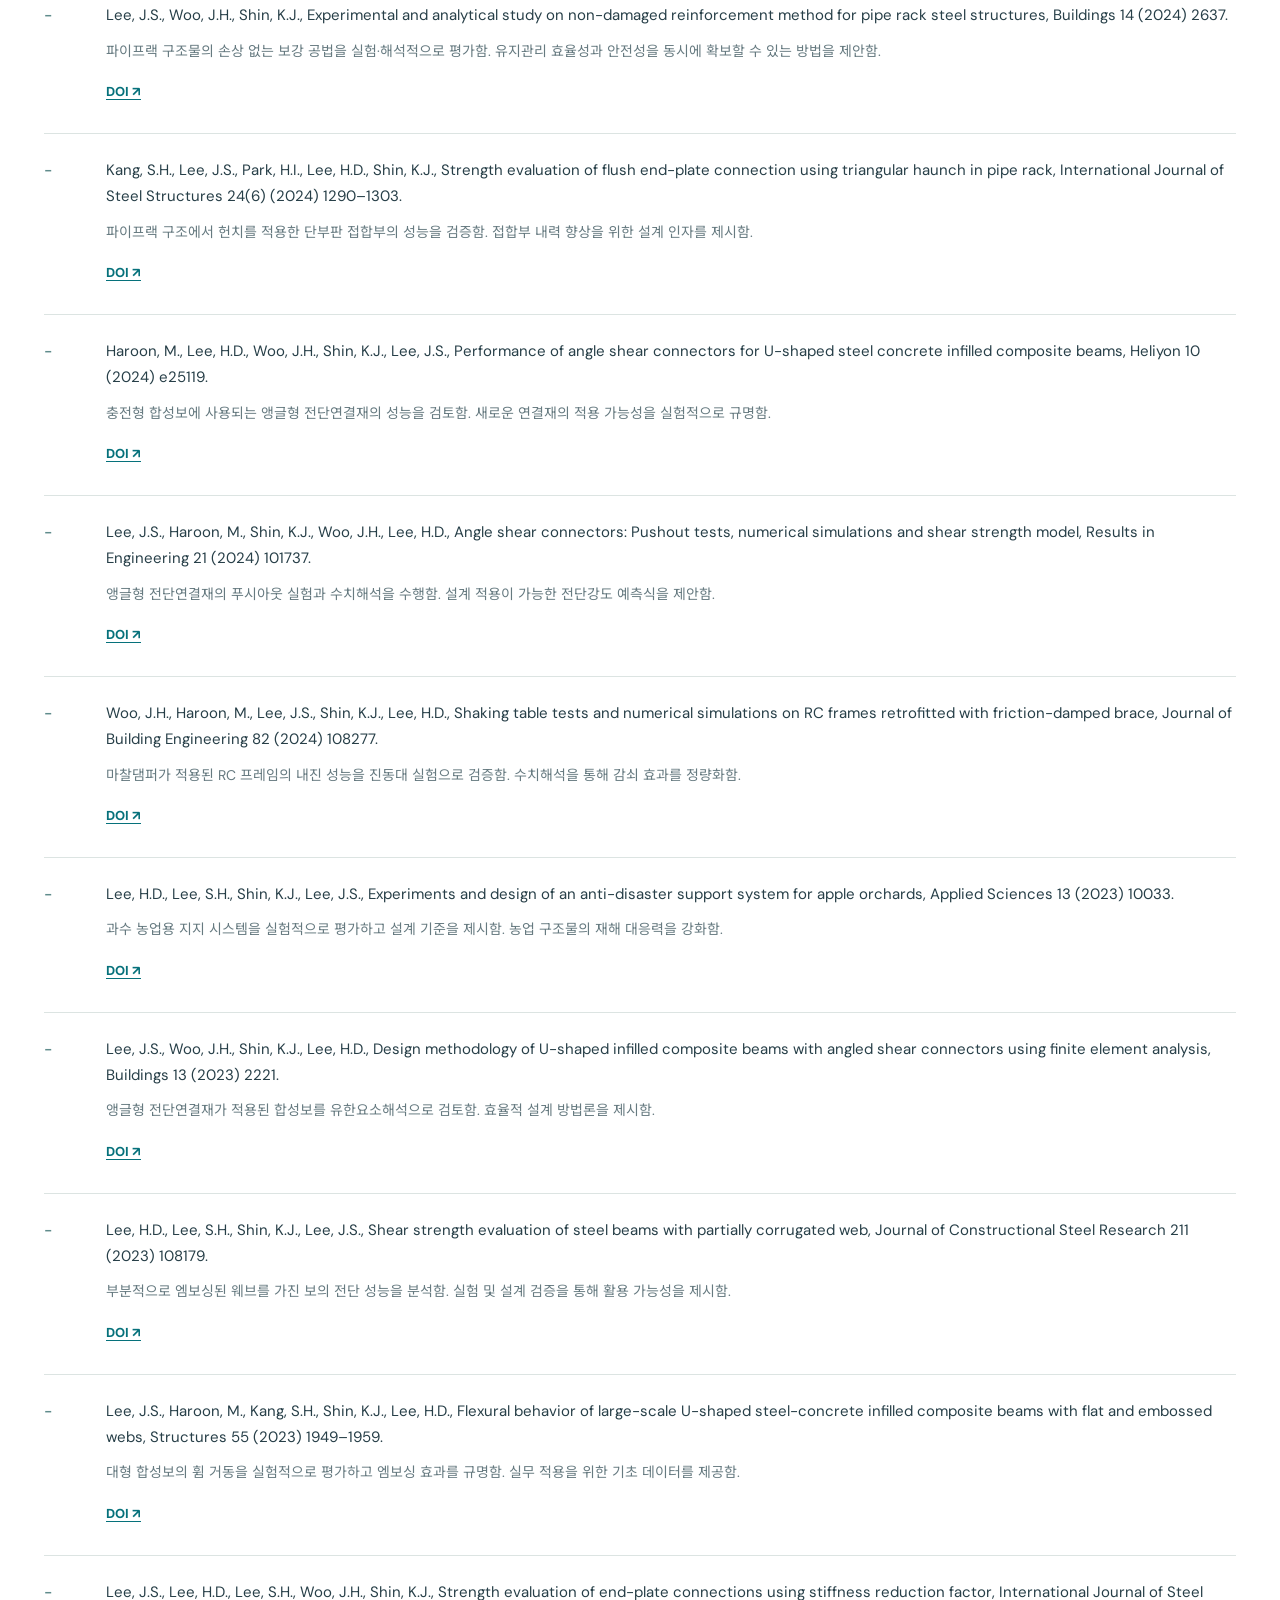
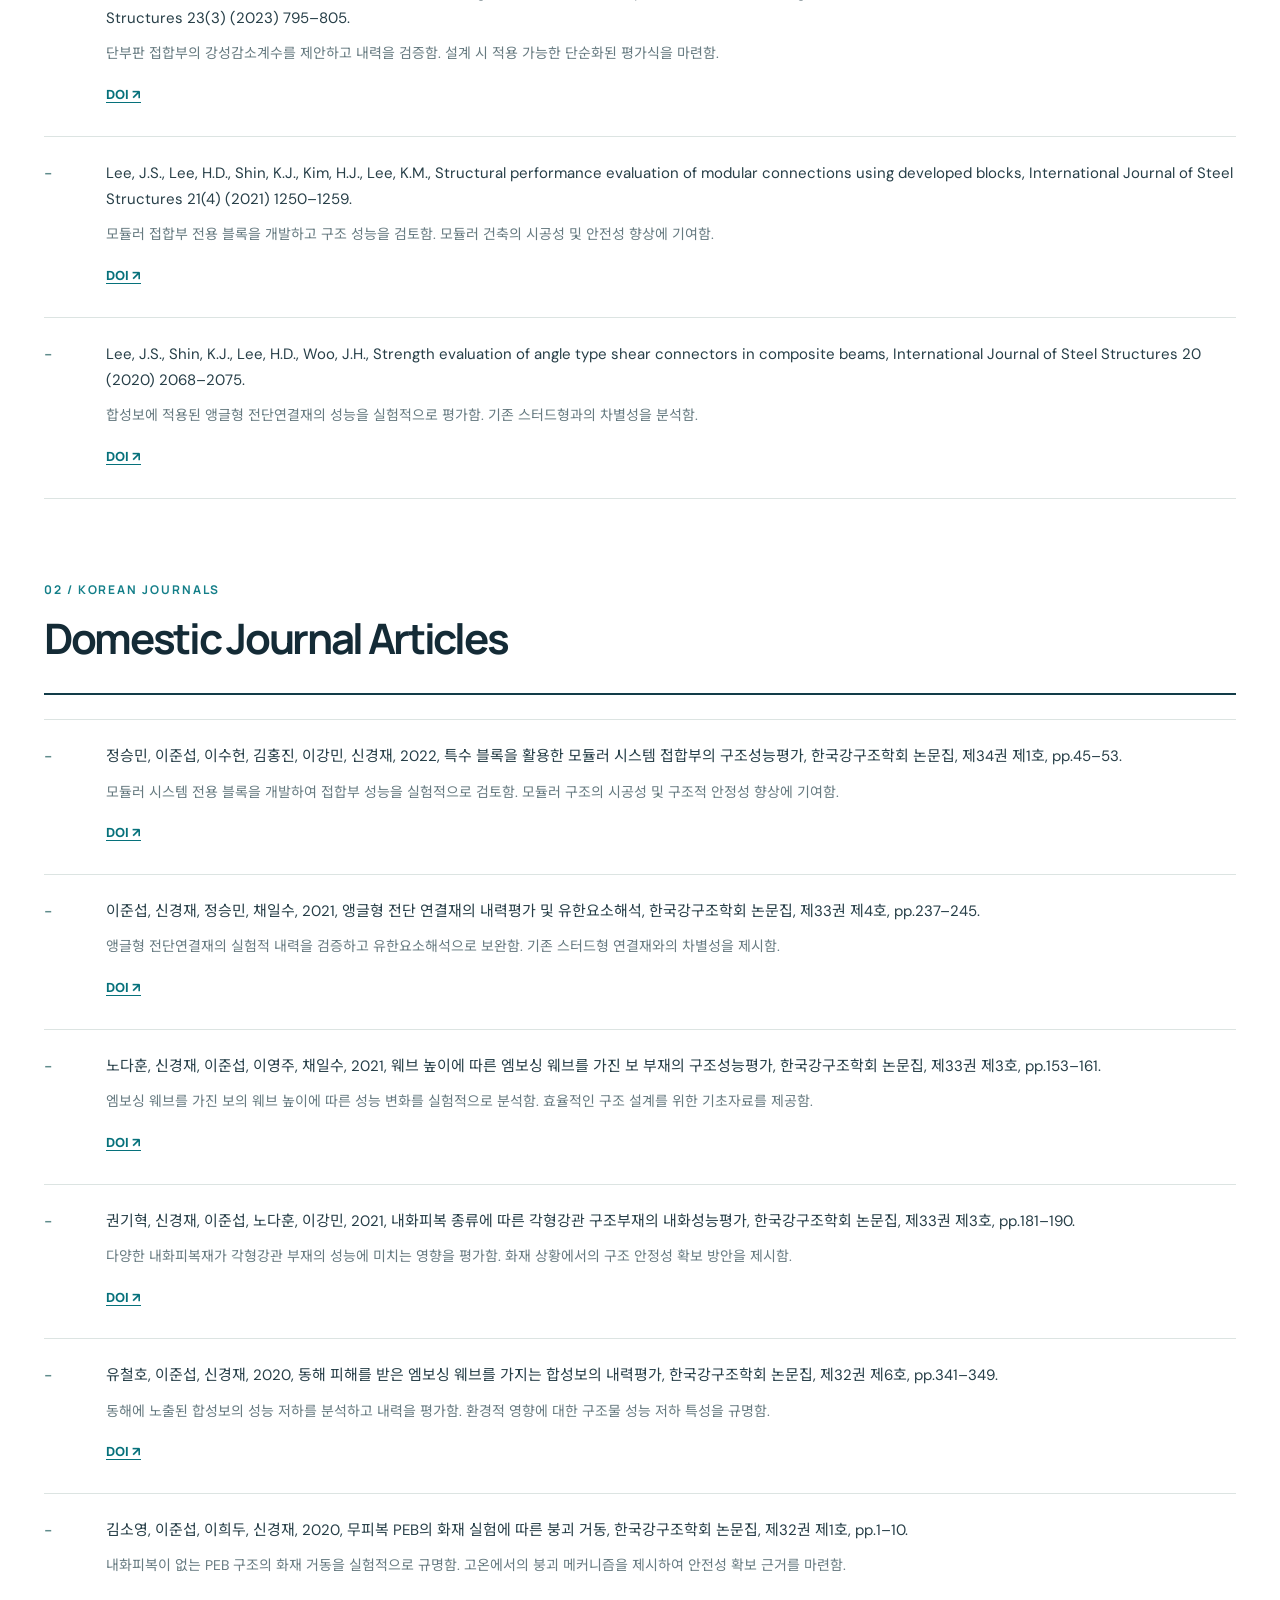
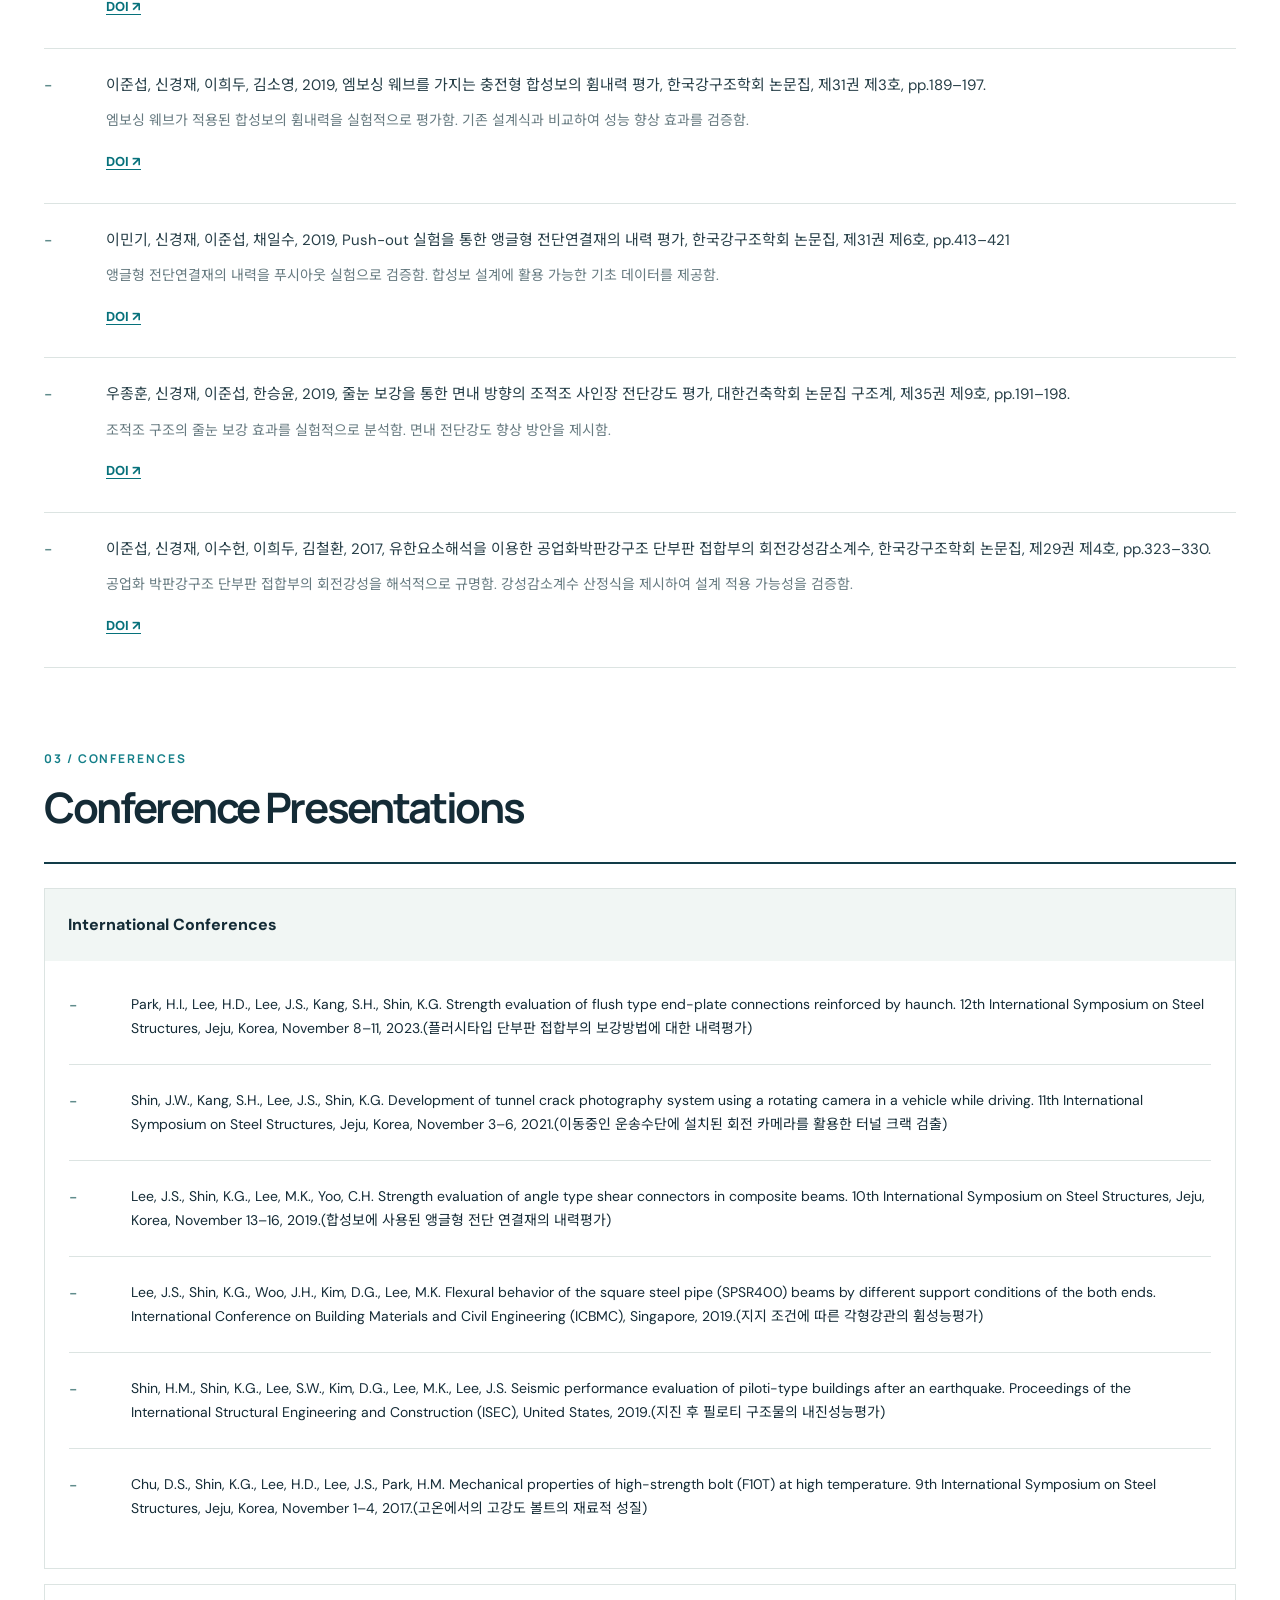
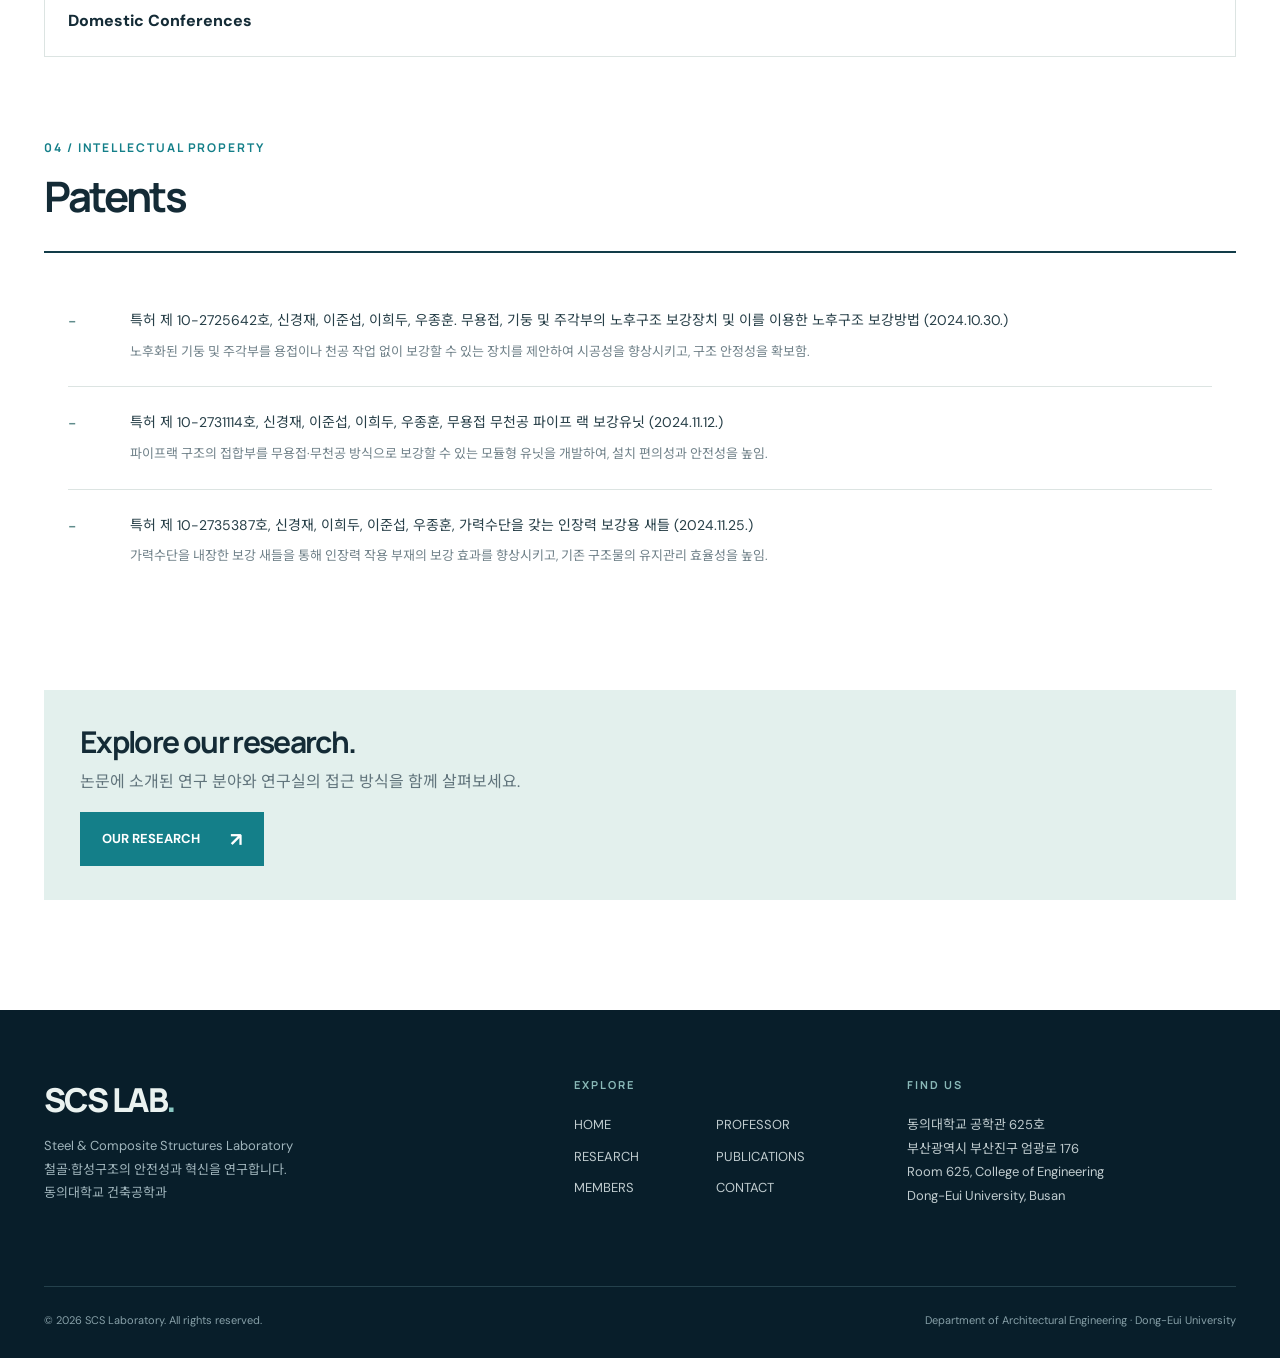
<file: publications.html>
<!doctype html>
<html lang="ko"><head>
<meta charset="utf-8"/><meta name="viewport" content="width=device-width, initial-scale=1"/>
<title>Publications | SCS Lab · Dong-Eui University</title>
<meta name="description" content="SCS Lab 대표 학술지 연구성과: 강구조 합성구조 내화 CNN 균열탐지."/>
<meta name="theme-color" content="#0c2633"/>
<meta property="og:type" content="website"/><meta property="og:title" content="Publications | SCS Lab"/><meta property="og:description" content="SCS Lab 대표 학술지 연구성과: 강구조 합성구조 내화 CNN 균열탐지."/>
<link rel="icon" type="image/svg+xml" href="assets/favicon.svg"/><link rel="stylesheet" href="assets/styles.css"/>
</head><body>
<a class="skip-link" href="#main">본문으로 이동</a>
<header class="site-header"><div class="container nav-wrap">
 <a class="brand" href="index.html" aria-label="SCS Lab 메인 페이지"><span class="brand-icon">SCS</span><span class="brand-name">SCS LAB<span class="brand-detail">STEEL &amp; COMPOSITE STRUCTURES</span></span></a>
 <button class="menu-toggle" type="button" aria-label="메뉴 열기" aria-controls="main-nav" aria-expanded="false">☰</button>
 <nav class="main-nav" id="main-nav" aria-label="주 메뉴">
 <a href="index.html" >HOME</a><a href="professor.html" >PROFESSOR</a><a href="research.html" >RESEARCH</a><a href="publications.html" class="active" aria-current="page">PUBLICATIONS</a><a href="members.html" >MEMBERS</a><a href="contact.html" >CONTACT</a>
 </nav><span class="nav-meta">DONG-EUI UNIVERSITY<br/>BUSAN, KOREA</span>
</div></header>
<main id="main"><section class="page-hero"><div class="container page-hero-inner"><span class="page-count">SCS LAB / 04</span><span class="eyebrow">PEER-REVIEWED WORK &amp; INNOVATIONS</span><h1>Publications.</h1><p>국제·국내 학술지 논문, 학술대회 발표 및 특허 등 연구성과를 정리했습니다.</p></div></section><section class="section publications-section"><div class="container">
<div class="pub-verification"><strong>Research output · Bibliography</strong><p>아래 기록은 제공받은 연구실적 목록을 기준으로 정리했습니다. DOI는 원문 제공값을 그대로 사용했으며, 게재기관 사이트와의 개별 대조는 추가로 진행할 수 있습니다.</p></div>
<nav class="pub-sections" aria-label="연구실적 종류 바로가기"><a href="#international-journals">국제학술지</a><a href="#korean-journals">국내학술지</a><a href="#conferences">학술대회</a><a href="#patents">특허</a></nav>
<section class="pub-category" id="international-journals"><div class="pub-category-title"><span class="eyebrow">01 / INTERNATIONAL</span><h2>International Journal Articles</h2></div><section class="pub-year-block"><div class="reference-list"><article class="full-publication"><span class="pub-index" aria-hidden="true">-</span><div class="publication-entry"><p class="citation-text">Lee, J.S., Park, S.H., Wang, T., Chae, W.T., Strength Evaluation of Inserted Bolt-type Shear Connectors for Use in Small CFTs, Structures 81 (2025) 110129.</p><p class="citation-summary">소형 CFT에 적용 가능한 볼트 타입 전단연결재의 내력을 실험적으로 검증하고 기존 스터드와 비교함. 새로운 접합방식의 적용 가능성을 제시함.</p><div class="pub-actions"><a href="https://doi.org/10.1016/j.istruc.2025.110129" target="_blank" rel="noopener noreferrer" aria-label="2025 논문 DOI 새 창에서 열기">DOI ↗</a></div></div></article><article class="full-publication"><span class="pub-index" aria-hidden="true">-</span><div class="publication-entry"><p class="citation-text">Lee, J.S., Park, S.H., Experimental, numerical, and analytical investigation of U-shaped steel composite beams, Journal of Building Engineering 112 (2025) 113860.</p><p class="citation-summary">합성보의 휨 거동을 실험·해석적으로 규명하고, 해석 모델을 제안함. 구조 설계 적용을 위한 합리적 평가 방법을 도출함.</p><div class="pub-actions"><a href="https://doi.org/10.1016/j.jobe.2025.113860" target="_blank" rel="noopener noreferrer" aria-label="2025 논문 DOI 새 창에서 열기">DOI ↗</a></div></div></article><article class="full-publication"><span class="pub-index" aria-hidden="true">-</span><div class="publication-entry"><p class="citation-text">Seol, D.H., Kim, H.J., Park, S.H., Lee, J.S., Comparative study of CNN-based deep learning models for concrete crack detection, Journal of Building Engineering 112 (2025) 113651.</p><p class="citation-summary">9종 CNN 모델의 균열 탐지 성능을 비교 분석하여 최적 모델을 제시함. AI 기반 구조물 상태 평가의 가능성을 실증함.</p><div class="pub-actions"><a href="https://doi.org/10.1016/j.jobe.2025.113651" target="_blank" rel="noopener noreferrer" aria-label="2025 논문 DOI 새 창에서 열기">DOI ↗</a></div></div></article></div></section><section class="pub-year-block"><div class="reference-list"><article class="full-publication"><span class="pub-index" aria-hidden="true">-</span><div class="publication-entry"><p class="citation-text">Lee, J.S., Woo, J.H., Shin, K.J., Lee, H.D., Evaluation of fire-resistance performance for modular structures based on fireproof coating types, Structures 67 (2024) 107000.</p><p class="citation-summary">모듈러 구조물의 다양한 내화 피복재의 성능을 실험적으로 비교함. 모듈러 구조물의 화재 안전 확보 방안을 제시함.</p><div class="pub-actions"><a href="https://doi.org/10.1016/j.istruc.2024.107000" target="_blank" rel="noopener noreferrer" aria-label="2024 논문 DOI 새 창에서 열기">DOI ↗</a></div></div></article><article class="full-publication"><span class="pub-index" aria-hidden="true">-</span><div class="publication-entry"><p class="citation-text">Lee, J.S., Woo, J.H., Shin, K.J., Experimental and analytical study on non-damaged reinforcement method for pipe rack steel structures, Buildings 14 (2024) 2637.</p><p class="citation-summary">파이프랙 구조물의 손상 없는 보강 공법을 실험·해석적으로 평가함. 유지관리 효율성과 안전성을 동시에 확보할 수 있는 방법을 제안함.</p><div class="pub-actions"><a href="https://doi.org/10.3390/buildings14092637" target="_blank" rel="noopener noreferrer" aria-label="2024 논문 DOI 새 창에서 열기">DOI ↗</a></div></div></article><article class="full-publication"><span class="pub-index" aria-hidden="true">-</span><div class="publication-entry"><p class="citation-text">Kang, S.H., Lee, J.S., Park, H.I., Lee, H.D., Shin, K.J., Strength evaluation of flush end-plate connection using triangular haunch in pipe rack, International Journal of Steel Structures 24(6) (2024) 1290–1303.</p><p class="citation-summary">파이프랙 구조에서 헌치를 적용한 단부판 접합부의 성능을 검증함. 접합부 내력 향상을 위한 설계 인자를 제시함.</p><div class="pub-actions"><a href="https://doi.org/10.1007/s13296-024-00851-6" target="_blank" rel="noopener noreferrer" aria-label="2024 논문 DOI 새 창에서 열기">DOI ↗</a></div></div></article><article class="full-publication"><span class="pub-index" aria-hidden="true">-</span><div class="publication-entry"><p class="citation-text">Haroon, M., Lee, H.D., Woo, J.H., Shin, K.J., Lee, J.S., Performance of angle shear connectors for U-shaped steel concrete infilled composite beams, Heliyon 10 (2024) e25119.</p><p class="citation-summary">충전형 합성보에 사용되는 앵글형 전단연결재의 성능을 검토함. 새로운 연결재의 적용 가능성을 실험적으로 규명함.</p><div class="pub-actions"><a href="https://doi.org/10.1016/j.heliyon.2024.e25119" target="_blank" rel="noopener noreferrer" aria-label="2024 논문 DOI 새 창에서 열기">DOI ↗</a></div></div></article><article class="full-publication"><span class="pub-index" aria-hidden="true">-</span><div class="publication-entry"><p class="citation-text">Lee, J.S., Haroon, M., Shin, K.J., Woo, J.H., Lee, H.D., Angle shear connectors: Pushout tests, numerical simulations and shear strength model, Results in Engineering 21 (2024) 101737.</p><p class="citation-summary">앵글형 전단연결재의 푸시아웃 실험과 수치해석을 수행함. 설계 적용이 가능한 전단강도 예측식을 제안함.</p><div class="pub-actions"><a href="https://doi.org/10.1016/j.rineng.2023.101737" target="_blank" rel="noopener noreferrer" aria-label="2024 논문 DOI 새 창에서 열기">DOI ↗</a></div></div></article><article class="full-publication"><span class="pub-index" aria-hidden="true">-</span><div class="publication-entry"><p class="citation-text">Woo, J.H., Haroon, M., Lee, J.S., Shin, K.J., Lee, H.D., Shaking table tests and numerical simulations on RC frames retrofitted with friction-damped brace, Journal of Building Engineering 82 (2024) 108277.</p><p class="citation-summary">마찰댐퍼가 적용된 RC 프레임의 내진 성능을 진동대 실험으로 검증함. 수치해석을 통해 감쇠 효과를 정량화함.</p><div class="pub-actions"><a href="https://doi.org/10.1016/j.jobe.2023.108277" target="_blank" rel="noopener noreferrer" aria-label="2024 논문 DOI 새 창에서 열기">DOI ↗</a></div></div></article></div></section><section class="pub-year-block"><div class="reference-list"><article class="full-publication"><span class="pub-index" aria-hidden="true">-</span><div class="publication-entry"><p class="citation-text">Lee, H.D., Lee, S.H., Shin, K.J., Lee, J.S., Experiments and design of an anti-disaster support system for apple orchards, Applied Sciences 13 (2023) 10033.</p><p class="citation-summary">과수 농업용 지지 시스템을 실험적으로 평가하고 설계 기준을 제시함. 농업 구조물의 재해 대응력을 강화함.</p><div class="pub-actions"><a href="https://doi.org/10.3390/app131810033" target="_blank" rel="noopener noreferrer" aria-label="2023 논문 DOI 새 창에서 열기">DOI ↗</a></div></div></article><article class="full-publication"><span class="pub-index" aria-hidden="true">-</span><div class="publication-entry"><p class="citation-text">Lee, J.S., Woo, J.H., Shin, K.J., Lee, H.D., Design methodology of U-shaped infilled composite beams with angled shear connectors using finite element analysis, Buildings 13 (2023) 2221.</p><p class="citation-summary">앵글형 전단연결재가 적용된 합성보를 유한요소해석으로 검토함. 효율적 설계 방법론을 제시함.</p><div class="pub-actions"><a href="https://doi.org/10.3390/buildings13092221" target="_blank" rel="noopener noreferrer" aria-label="2023 논문 DOI 새 창에서 열기">DOI ↗</a></div></div></article><article class="full-publication"><span class="pub-index" aria-hidden="true">-</span><div class="publication-entry"><p class="citation-text">Lee, H.D., Lee, S.H., Shin, K.J., Lee, J.S., Shear strength evaluation of steel beams with partially corrugated web, Journal of Constructional Steel Research 211 (2023) 108179.</p><p class="citation-summary">부분적으로 엠보싱된 웨브를 가진 보의 전단 성능을 분석함. 실험 및 설계 검증을 통해 활용 가능성을 제시함.</p><div class="pub-actions"><a href="https://doi.org/10.1016/j.jcsr.2023.108179" target="_blank" rel="noopener noreferrer" aria-label="2023 논문 DOI 새 창에서 열기">DOI ↗</a></div></div></article><article class="full-publication"><span class="pub-index" aria-hidden="true">-</span><div class="publication-entry"><p class="citation-text">Lee, J.S., Haroon, M., Kang, S.H., Shin, K.J., Lee, H.D., Flexural behavior of large-scale U-shaped steel-concrete infilled composite beams with flat and embossed webs, Structures 55 (2023) 1949–1959.</p><p class="citation-summary">대형 합성보의 휨 거동을 실험적으로 평가하고 엠보싱 효과를 규명함. 실무 적용을 위한 기초 데이터를 제공함.</p><div class="pub-actions"><a href="https://doi.org/10.1016/j.istruc.2023.07.011" target="_blank" rel="noopener noreferrer" aria-label="2023 논문 DOI 새 창에서 열기">DOI ↗</a></div></div></article><article class="full-publication"><span class="pub-index" aria-hidden="true">-</span><div class="publication-entry"><p class="citation-text">Lee, J.S., Lee, H.D., Lee, S.H., Woo, J.H., Shin, K.J., Strength evaluation of end-plate connections using stiffness reduction factor, International Journal of Steel Structures 23(3) (2023) 795–805.</p><p class="citation-summary">단부판 접합부의 강성감소계수를 제안하고 내력을 검증함. 설계 시 적용 가능한 단순화된 평가식을 마련함.</p><div class="pub-actions"><a href="https://doi.org/10.1007/s13296-023-00730-6" target="_blank" rel="noopener noreferrer" aria-label="2023 논문 DOI 새 창에서 열기">DOI ↗</a></div></div></article></div></section><section class="pub-year-block"><div class="reference-list"><article class="full-publication"><span class="pub-index" aria-hidden="true">-</span><div class="publication-entry"><p class="citation-text">Lee, J.S., Lee, H.D., Shin, K.J., Kim, H.J., Lee, K.M., Structural performance evaluation of modular connections using developed blocks, International Journal of Steel Structures 21(4) (2021) 1250–1259.</p><p class="citation-summary">모듈러 접합부 전용 블록을 개발하고 구조 성능을 검토함. 모듈러 건축의 시공성 및 안전성 향상에 기여함.</p><div class="pub-actions"><a href="https://doi.org/10.1007/s13296-021-00500-2" target="_blank" rel="noopener noreferrer" aria-label="2021 논문 DOI 새 창에서 열기">DOI ↗</a></div></div></article></div></section><section class="pub-year-block"><div class="reference-list"><article class="full-publication"><span class="pub-index" aria-hidden="true">-</span><div class="publication-entry"><p class="citation-text">Lee, J.S., Shin, K.J., Lee, H.D., Woo, J.H., Strength evaluation of angle type shear connectors in composite beams, International Journal of Steel Structures 20 (2020) 2068–2075.</p><p class="citation-summary">합성보에 적용된 앵글형 전단연결재의 성능을 실험적으로 평가함. 기존 스터드형과의 차별성을 분석함.</p><div class="pub-actions"><a href="https://doi.org/10.1007/s13296-020-00433-2" target="_blank" rel="noopener noreferrer" aria-label="2020 논문 DOI 새 창에서 열기">DOI ↗</a></div></div></article></div></section></section>
<section class="pub-category" id="korean-journals"><div class="pub-category-title"><span class="eyebrow">02 / KOREAN JOURNALS</span><h2>Domestic Journal Articles</h2></div><section class="pub-year-block"><div class="reference-list"><article class="full-publication"><span class="pub-index" aria-hidden="true">-</span><div class="publication-entry"><p class="citation-text">정승민, 이준섭, 이수헌, 김홍진, 이강민, 신경재, 2022, 특수 블록을 활용한 모듈러 시스템 접합부의 구조성능평가, 한국강구조학회 논문집, 제34권 제1호, pp.45–53.</p><p class="citation-summary">모듈러 시스템 전용 블록을 개발하여 접합부 성능을 실험적으로 검토함. 모듈러 구조의 시공성 및 구조적 안정성 향상에 기여함.</p><div class="pub-actions"><a href="https://doi.org/10.7781/kjoss.2022.34.1.045" target="_blank" rel="noopener noreferrer" aria-label="2022 논문 DOI 새 창에서 열기">DOI ↗</a></div></div></article></div></section><section class="pub-year-block"><div class="reference-list"><article class="full-publication"><span class="pub-index" aria-hidden="true">-</span><div class="publication-entry"><p class="citation-text">이준섭, 신경재, 정승민, 채일수, 2021, 앵글형 전단 연결재의 내력평가 및 유한요소해석, 한국강구조학회 논문집, 제33권 제4호, pp.237–245.</p><p class="citation-summary">앵글형 전단연결재의 실험적 내력을 검증하고 유한요소해석으로 보완함. 기존 스터드형 연결재와의 차별성을 제시함.</p><div class="pub-actions"><a href="https://doi.org/10.7781/kjoss.2021.33.4.237" target="_blank" rel="noopener noreferrer" aria-label="2021 논문 DOI 새 창에서 열기">DOI ↗</a></div></div></article><article class="full-publication"><span class="pub-index" aria-hidden="true">-</span><div class="publication-entry"><p class="citation-text">노다훈, 신경재, 이준섭, 이영주, 채일수, 2021, 웨브 높이에 따른 엠보싱 웨브를 가진 보 부재의 구조성능평가, 한국강구조학회 논문집, 제33권 제3호, pp.153–161.</p><p class="citation-summary">엠보싱 웨브를 가진 보의 웨브 높이에 따른 성능 변화를 실험적으로 분석함. 효율적인 구조 설계를 위한 기초자료를 제공함.</p><div class="pub-actions"><a href="https://doi.org/10.7781/kjoss.2021.33.3.153" target="_blank" rel="noopener noreferrer" aria-label="2021 논문 DOI 새 창에서 열기">DOI ↗</a></div></div></article><article class="full-publication"><span class="pub-index" aria-hidden="true">-</span><div class="publication-entry"><p class="citation-text">권기혁, 신경재, 이준섭, 노다훈, 이강민, 2021, 내화피복 종류에 따른 각형강관 구조부재의 내화성능평가, 한국강구조학회 논문집, 제33권 제3호, pp.181–190.</p><p class="citation-summary">다양한 내화피복재가 각형강관 부재의 성능에 미치는 영향을 평가함. 화재 상황에서의 구조 안정성 확보 방안을 제시함.</p><div class="pub-actions"><a href="https://doi.org/10.7781/kjoss.2021.33.3.181" target="_blank" rel="noopener noreferrer" aria-label="2021 논문 DOI 새 창에서 열기">DOI ↗</a></div></div></article></div></section><section class="pub-year-block"><div class="reference-list"><article class="full-publication"><span class="pub-index" aria-hidden="true">-</span><div class="publication-entry"><p class="citation-text">유철호, 이준섭, 신경재, 2020, 동해 피해를 받은 엠보싱 웨브를 가지는 합성보의 내력평가, 한국강구조학회 논문집, 제32권 제6호, pp.341–349.</p><p class="citation-summary">동해에 노출된 합성보의 성능 저하를 분석하고 내력을 평가함. 환경적 영향에 대한 구조물 성능 저하 특성을 규명함.</p><div class="pub-actions"><a href="https://doi.org/10.7781/kjoss.2020.32.6.341" target="_blank" rel="noopener noreferrer" aria-label="2020 논문 DOI 새 창에서 열기">DOI ↗</a></div></div></article><article class="full-publication"><span class="pub-index" aria-hidden="true">-</span><div class="publication-entry"><p class="citation-text">김소영, 이준섭, 이희두, 신경재, 2020, 무피복 PEB의 화재 실험에 따른 붕괴 거동, 한국강구조학회 논문집, 제32권 제1호, pp.1–10.</p><p class="citation-summary">내화피복이 없는 PEB 구조의 화재 거동을 실험적으로 규명함. 고온에서의 붕괴 메커니즘을 제시하여 안전성 확보 근거를 마련함.</p><div class="pub-actions"><a href="https://doi.org/10.7781/kjoss.2020.32.1.001" target="_blank" rel="noopener noreferrer" aria-label="2020 논문 DOI 새 창에서 열기">DOI ↗</a></div></div></article></div></section><section class="pub-year-block"><div class="reference-list"><article class="full-publication"><span class="pub-index" aria-hidden="true">-</span><div class="publication-entry"><p class="citation-text">이준섭, 신경재, 이희두, 김소영, 2019, 엠보싱 웨브를 가지는 충전형 합성보의 휨내력 평가, 한국강구조학회 논문집, 제31권 제3호, pp.189–197.</p><p class="citation-summary">엠보싱 웨브가 적용된 합성보의 휨내력을 실험적으로 평가함. 기존 설계식과 비교하여 성능 향상 효과를 검증함.</p><div class="pub-actions"><a href="https://doi.org/10.7781/kjoss.2019.31.3.189" target="_blank" rel="noopener noreferrer" aria-label="2019 논문 DOI 새 창에서 열기">DOI ↗</a></div></div></article><article class="full-publication"><span class="pub-index" aria-hidden="true">-</span><div class="publication-entry"><p class="citation-text">이민기, 신경재, 이준섭, 채일수, 2019, Push-out 실험을 통한 앵글형 전단연결재의 내력 평가, 한국강구조학회 논문집, 제31권 제6호, pp.413–421</p><p class="citation-summary">앵글형 전단연결재의 내력을 푸시아웃 실험으로 검증함. 합성보 설계에 활용 가능한 기초 데이터를 제공함.</p><div class="pub-actions"><a href="https://doi.org/10.7781/kjoss.2019.31.6.413" target="_blank" rel="noopener noreferrer" aria-label="2019 논문 DOI 새 창에서 열기">DOI ↗</a></div></div></article><article class="full-publication"><span class="pub-index" aria-hidden="true">-</span><div class="publication-entry"><p class="citation-text">우종훈, 신경재, 이준섭, 한승윤, 2019, 줄눈 보강을 통한 면내 방향의 조적조 사인장 전단강도 평가, 대한건축학회 논문집 구조계, 제35권 제9호, pp.191–198.</p><p class="citation-summary">조적조 구조의 줄눈 보강 효과를 실험적으로 분석함. 면내 전단강도 향상 방안을 제시함.</p><div class="pub-actions"><a href="https://doi.org/10.5659/JAIK_SC.2019.35.9.191" target="_blank" rel="noopener noreferrer" aria-label="2019 논문 DOI 새 창에서 열기">DOI ↗</a></div></div></article></div></section><section class="pub-year-block"><div class="reference-list"><article class="full-publication"><span class="pub-index" aria-hidden="true">-</span><div class="publication-entry"><p class="citation-text">이준섭, 신경재, 이수헌, 이희두, 김철환, 2017, 유한요소해석을 이용한 공업화박판강구조 단부판 접합부의 회전강성감소계수, 한국강구조학회 논문집, 제29권 제4호, pp.323–330.</p><p class="citation-summary">공업화 박판강구조 단부판 접합부의 회전강성을 해석적으로 규명함. 강성감소계수 산정식을 제시하여 설계 적용 가능성을 검증함.</p><div class="pub-actions"><a href="https://doi.org/10.7781/kjoss.2017.29.4.323" target="_blank" rel="noopener noreferrer" aria-label="2017 논문 DOI 새 창에서 열기">DOI ↗</a></div></div></article></div></section></section>
<section class="pub-category" id="conferences"><div class="pub-category-title"><span class="eyebrow">03 / CONFERENCES</span><h2>Conference Presentations</h2></div>
<details class="pub-expand" open><summary>International Conferences</summary><ul class="pub-dash-list"><li><span class="pub-index" aria-hidden="true">-</span><div class="pub-list-body">Park, H.I., Lee, H.D., Lee, J.S., Kang, S.H., Shin, K.G. Strength evaluation of flush type end-plate connections reinforced by haunch. 12th International Symposium on Steel Structures, Jeju, Korea, November 8–11, 2023.(플러시타입 단부판 접합부의 보강방법에 대한 내력평가)</div></li><li><span class="pub-index" aria-hidden="true">-</span><div class="pub-list-body">Shin, J.W., Kang, S.H., Lee, J.S., Shin, K.G. Development of tunnel crack photography system using a rotating camera in a vehicle while driving. 11th International Symposium on Steel Structures, Jeju, Korea, November 3–6, 2021.(이동중인 운송수단에 설치된 회전 카메라를 활용한 터널 크랙 검출)</div></li><li><span class="pub-index" aria-hidden="true">-</span><div class="pub-list-body">Lee, J.S., Shin, K.G., Lee, M.K., Yoo, C.H. Strength evaluation of angle type shear connectors in composite beams. 10th International Symposium on Steel Structures, Jeju, Korea, November 13–16, 2019.(합성보에 사용된 앵글형 전단 연결재의 내력평가)</div></li><li><span class="pub-index" aria-hidden="true">-</span><div class="pub-list-body">Lee, J.S., Shin, K.G., Woo, J.H., Kim, D.G., Lee, M.K. Flexural behavior of the square steel pipe (SPSR400) beams by different support conditions of the both ends. International Conference on Building Materials and Civil Engineering (ICBMC), Singapore, 2019.(지지 조건에 따른 각형강관의 휨성능평가)</div></li><li><span class="pub-index" aria-hidden="true">-</span><div class="pub-list-body">Shin, H.M., Shin, K.G., Lee, S.W., Kim, D.G., Lee, M.K., Lee, J.S. Seismic performance evaluation of piloti-type buildings after an earthquake. Proceedings of the International Structural Engineering and Construction (ISEC), United States, 2019.(지진 후 필로티 구조물의 내진성능평가)</div></li><li><span class="pub-index" aria-hidden="true">-</span><div class="pub-list-body">Chu, D.S., Shin, K.G., Lee, H.D., Lee, J.S., Park, H.M. Mechanical properties of high-strength bolt (F10T) at high temperature. 9th International Symposium on Steel Structures, Jeju, Korea, November 1–4, 2017.(고온에서의 고강도 볼트의 재료적 성질)</div></li></ul></details>
<details class="pub-expand"><summary>Domestic Conferences</summary><ul class="pub-dash-list"><li><span class="pub-index" aria-hidden="true">-</span><div class="pub-list-body">우종훈, 신경재, 이준섭, 이우근, 2024, 공용파이프랙 주각부의 콘크리트 보강 후 강도내력평가, 2024년 강구조학회 학술대회</div></li><li><span class="pub-index" aria-hidden="true">-</span><div class="pub-list-body">이준섭, 우종훈, 신경재, 2024, 파이프랙 확장단부판의 무용접, 무천공 보강 방법, 전산구조공학회 정기학술대회.</div></li><li><span class="pub-index" aria-hidden="true">-</span><div class="pub-list-body">이준섭, 이희두, 신경재, 2023, 합성율에 따른 충진형 합성보의 변형률 거동 분석, 대한건축학회 대구경북지회 학술발표대회논문집 제25권 1호, pp.55-56.</div></li><li><span class="pub-index" aria-hidden="true">-</span><div class="pub-list-body">강성훈, 신경재, 이준섭, 이우근, 2023. 공용 파이프랙 확장형 단부판 접합부의 변수해석을 통한 내력 평가, 2023년 강구조학회 학술대회.</div></li><li><span class="pub-index" aria-hidden="true">-</span><div class="pub-list-body">이준섭, 신경재, 정승민, 신지원, 2021. Eurocode를 활용한 앵글형 전단 연결재의 구조성능평가, 2021년 강구조학회 학술대회.</div></li><li><span class="pub-index" aria-hidden="true">-</span><div class="pub-list-body">신지원, 신혜민, 권기혁, 이준섭, 신경재, 2020. 진동대 실험을 통한 대각 가새형 마찰댐퍼의 내진보강효과, 2020년 강구조학회 학술대회.</div></li><li><span class="pub-index" aria-hidden="true">-</span><div class="pub-list-body">이민기, 신경재, 이준섭, 김대근, 장예진, 2019. 앵글 전단연결재의 강도 및 성능 평가, 2019년 강구조학회 학술대회.</div></li><li><span class="pub-index" aria-hidden="true">-</span><div class="pub-list-body">이준섭, 신경재, 이희두, 장예진, 2018. 조적 프리즘 사인장 전단 강도 시험 평가, 2018년 대한건축학회 학술발표대회 논문집 제 38권 2호, pp.383-384.</div></li><li><span class="pub-index" aria-hidden="true">-</span><div class="pub-list-body">이준섭, 이수헌, 이희두, 신경재, 2016. 공업화박판강구조 볼트 접합부의 비선형 유한요소해석, 2016년 강구조학회 학술대회.</div></li></ul></details></section>
<section class="pub-category" id="patents"><div class="pub-category-title"><span class="eyebrow">04 / INTELLECTUAL PROPERTY</span><h2>Patents</h2></div><ul class="patent-list pub-dash-list"><li><span class="pub-index" aria-hidden="true">-</span><div class="pub-list-body"><p>특허 제 10-2725642호, 신경재, 이준섭, 이희두, 우종훈. 무용접, 기둥 및 주각부의 노후구조 보강장치 및 이를 이용한 노후구조 보강방법 (2024.10.30.)</p><small>노후화된 기둥 및 주각부를 용접이나 천공 작업 없이 보강할 수 있는 장치를 제안하여 시공성을 향상시키고, 구조 안정성을 확보함.</small></div></li><li><span class="pub-index" aria-hidden="true">-</span><div class="pub-list-body"><p>특허 제 10-2731114호, 신경재, 이준섭, 이희두, 우종훈, 무용접 무천공 파이프 랙 보강유닛 (2024.11.12.)</p><small>파이프랙 구조의 접합부를 무용접·무천공 방식으로 보강할 수 있는 모듈형 유닛을 개발하여, 설치 편의성과 안전성을 높임.</small></div></li><li><span class="pub-index" aria-hidden="true">-</span><div class="pub-list-body"><p>특허 제 10-2735387호, 신경재, 이희두, 이준섭, 우종훈, 가력수단을 갖는 인장력 보강용 새들 (2024.11.25.)</p><small>가력수단을 내장한 보강 새들을 통해 인장력 작용 부재의 보강 효과를 향상시키고, 기존 구조물의 유지관리 효율성을 높임.</small></div></li></ul></section>
<div class="pub-cta"><h2>Explore our research.</h2><p>논문에 소개된 연구 분야와 연구실의 접근 방식을 함께 살펴보세요.</p><a class="button" href="research.html">OUR RESEARCH <span class="arrow">↗</span></a></div>
</div></section></main>
<footer class="site-footer"><div class="container">
 <div class="footer-top"><div><div class="footer-brand">SCS LAB<span style="color:#88c7c2">.</span></div><p class="footer-sub">Steel &amp; Composite Structures Laboratory<br/>철골·합성구조의 안전성과 혁신을 연구합니다.<br/>동의대학교 건축공학과</p></div>
 <div><div class="footer-head">EXPLORE</div><div class="footer-links"><a href="index.html">HOME</a><a href="professor.html">PROFESSOR</a><a href="research.html">RESEARCH</a><a href="publications.html">PUBLICATIONS</a><a href="members.html">MEMBERS</a><a href="contact.html">CONTACT</a></div></div>
 <div><div class="footer-head">FIND US</div><p class="footer-location">동의대학교 공학관 625호<br/>부산광역시 부산진구 엄광로 176<br/>Room 625, College of Engineering<br/>Dong-Eui University, Busan</p></div></div>
 <div class="footer-bottom"><span>© <span data-year>2026</span> SCS Laboratory. All rights reserved.</span><span>Department of Architectural Engineering · Dong-Eui University</span></div>
</div></footer><script defer src="assets/script.js"></script></body></html>
</file>
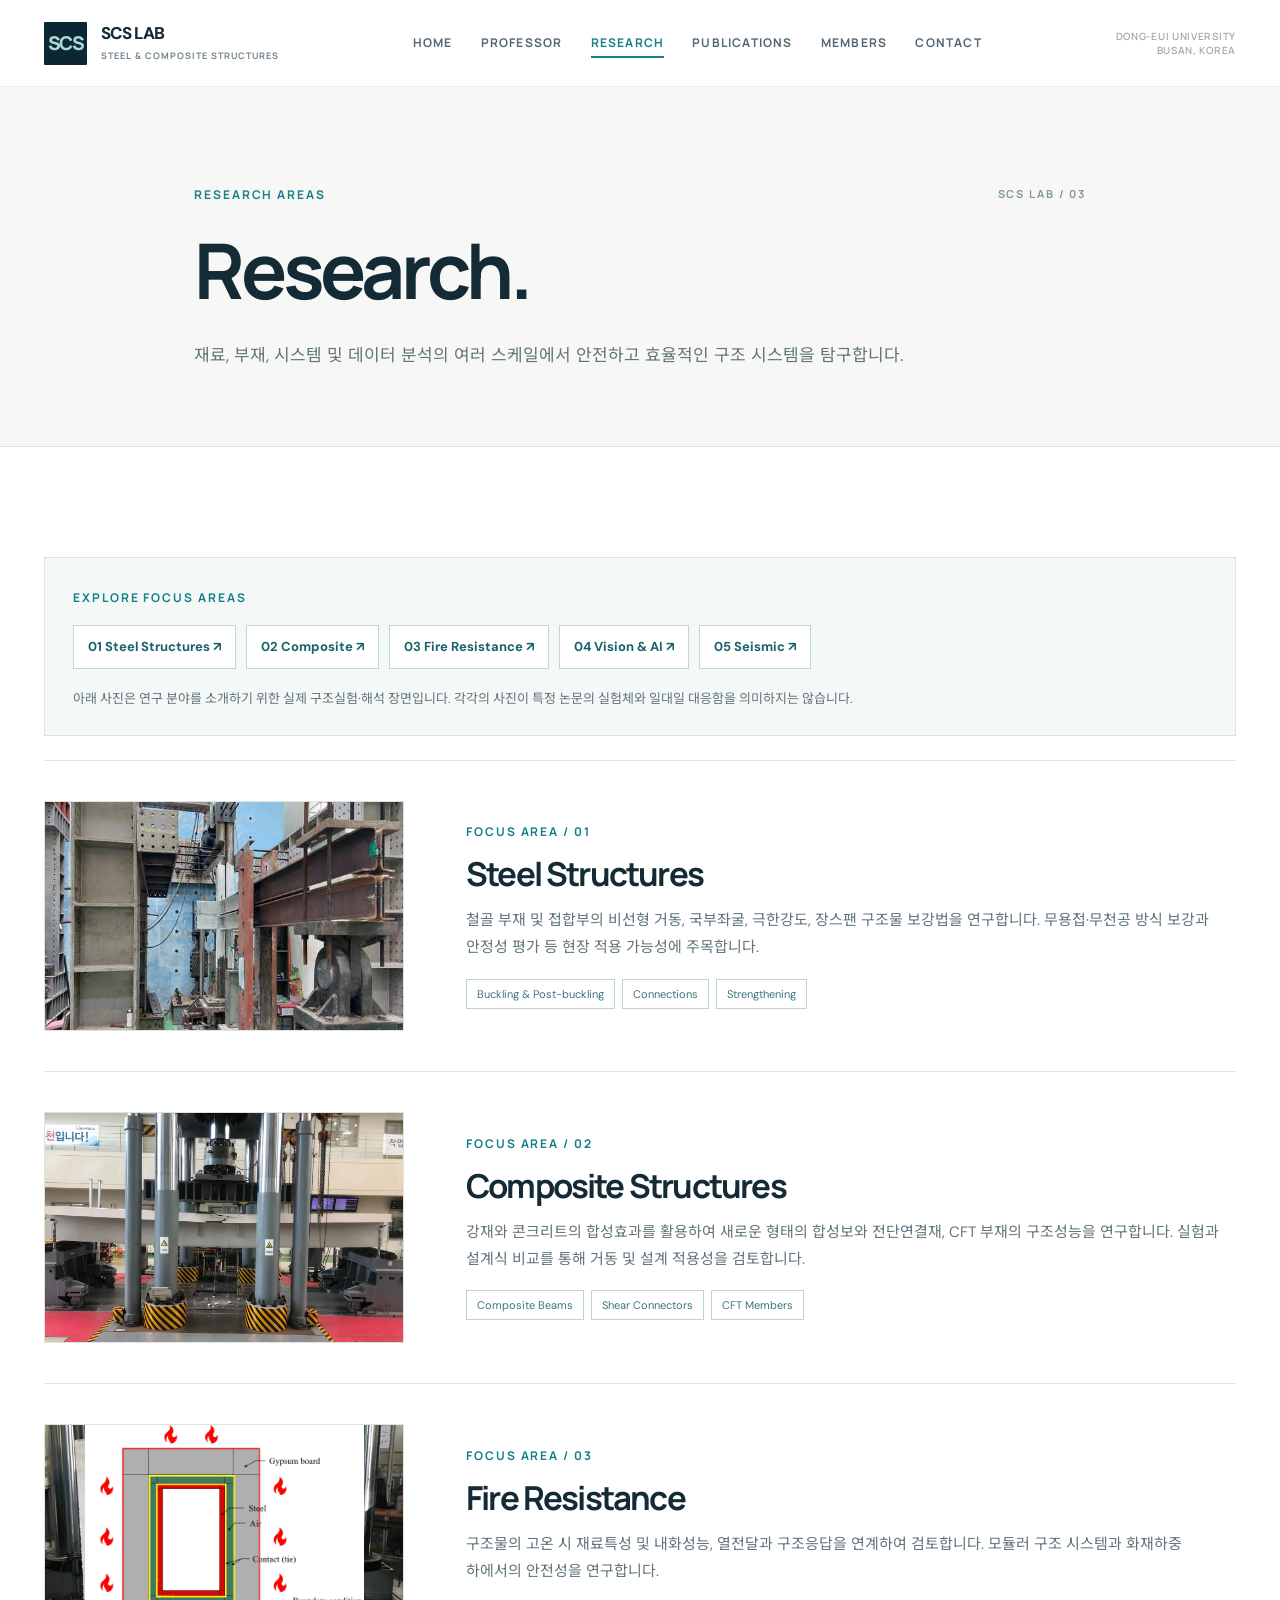
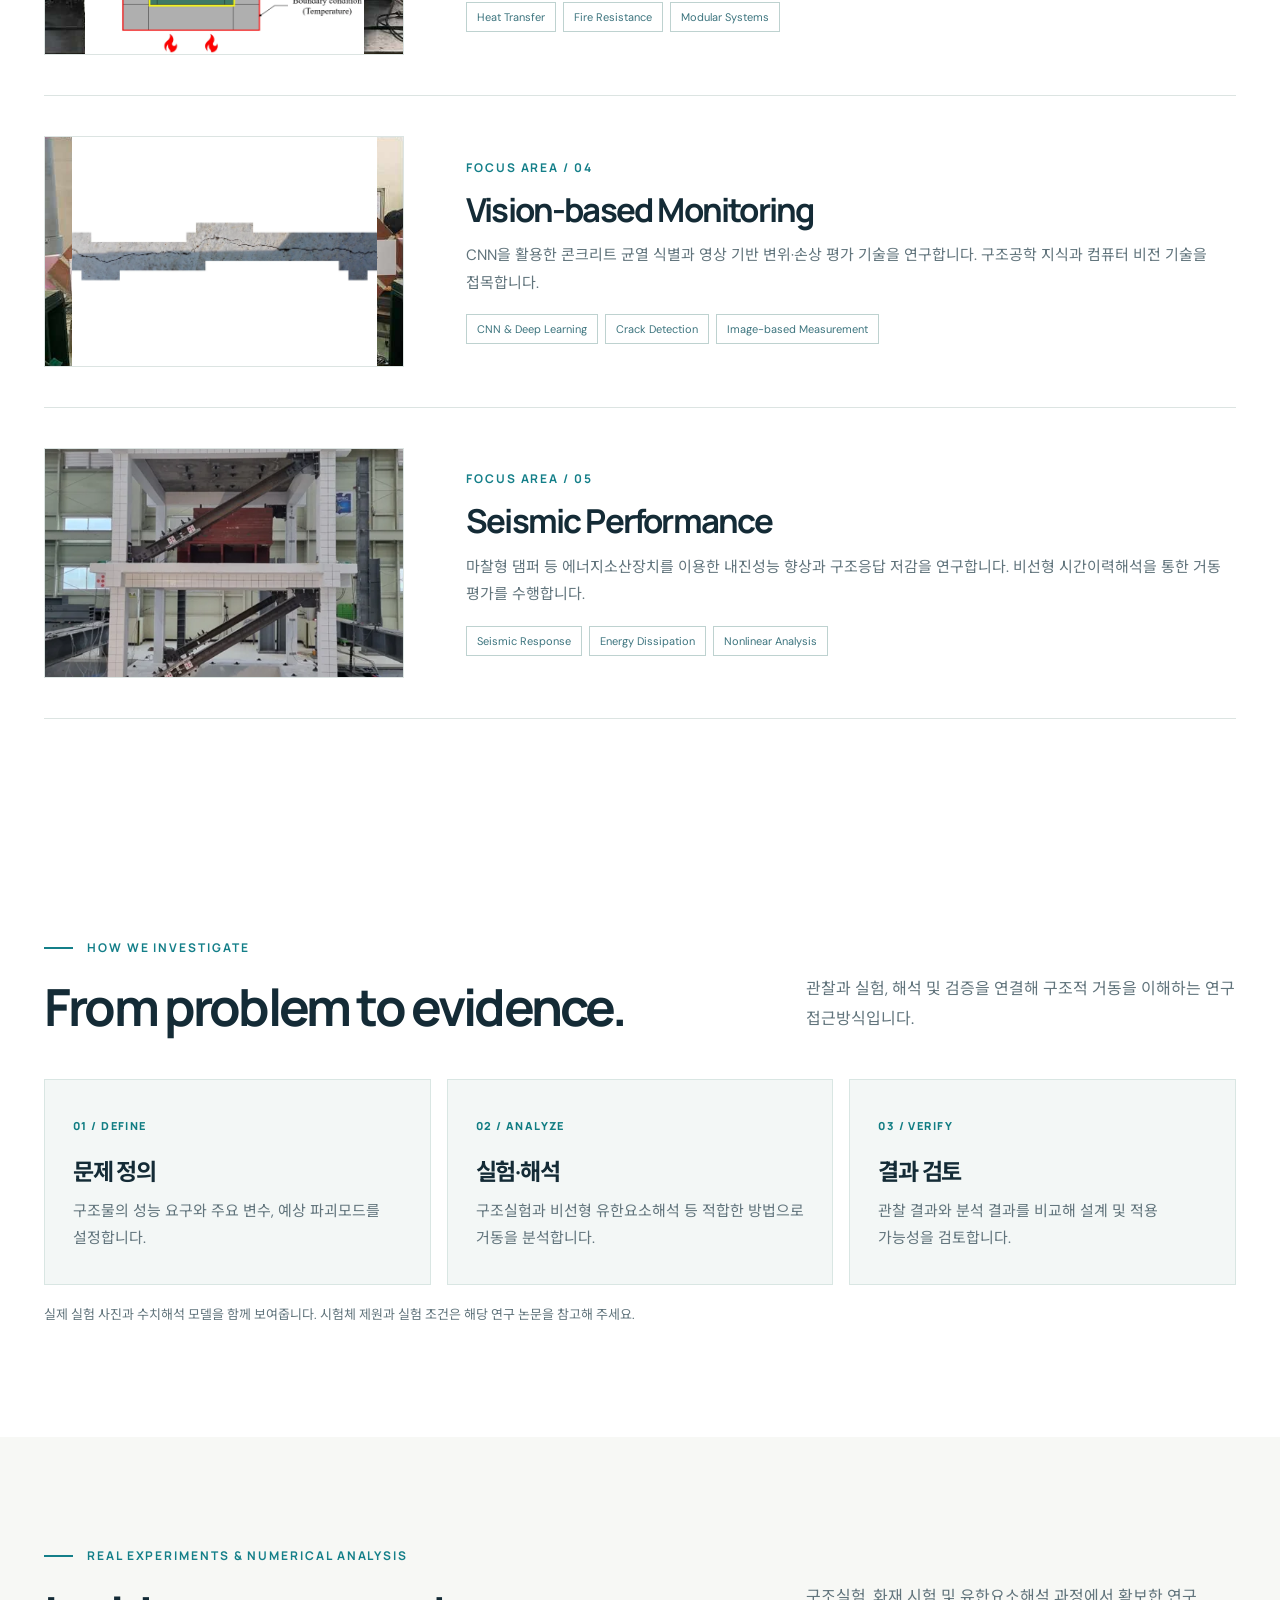
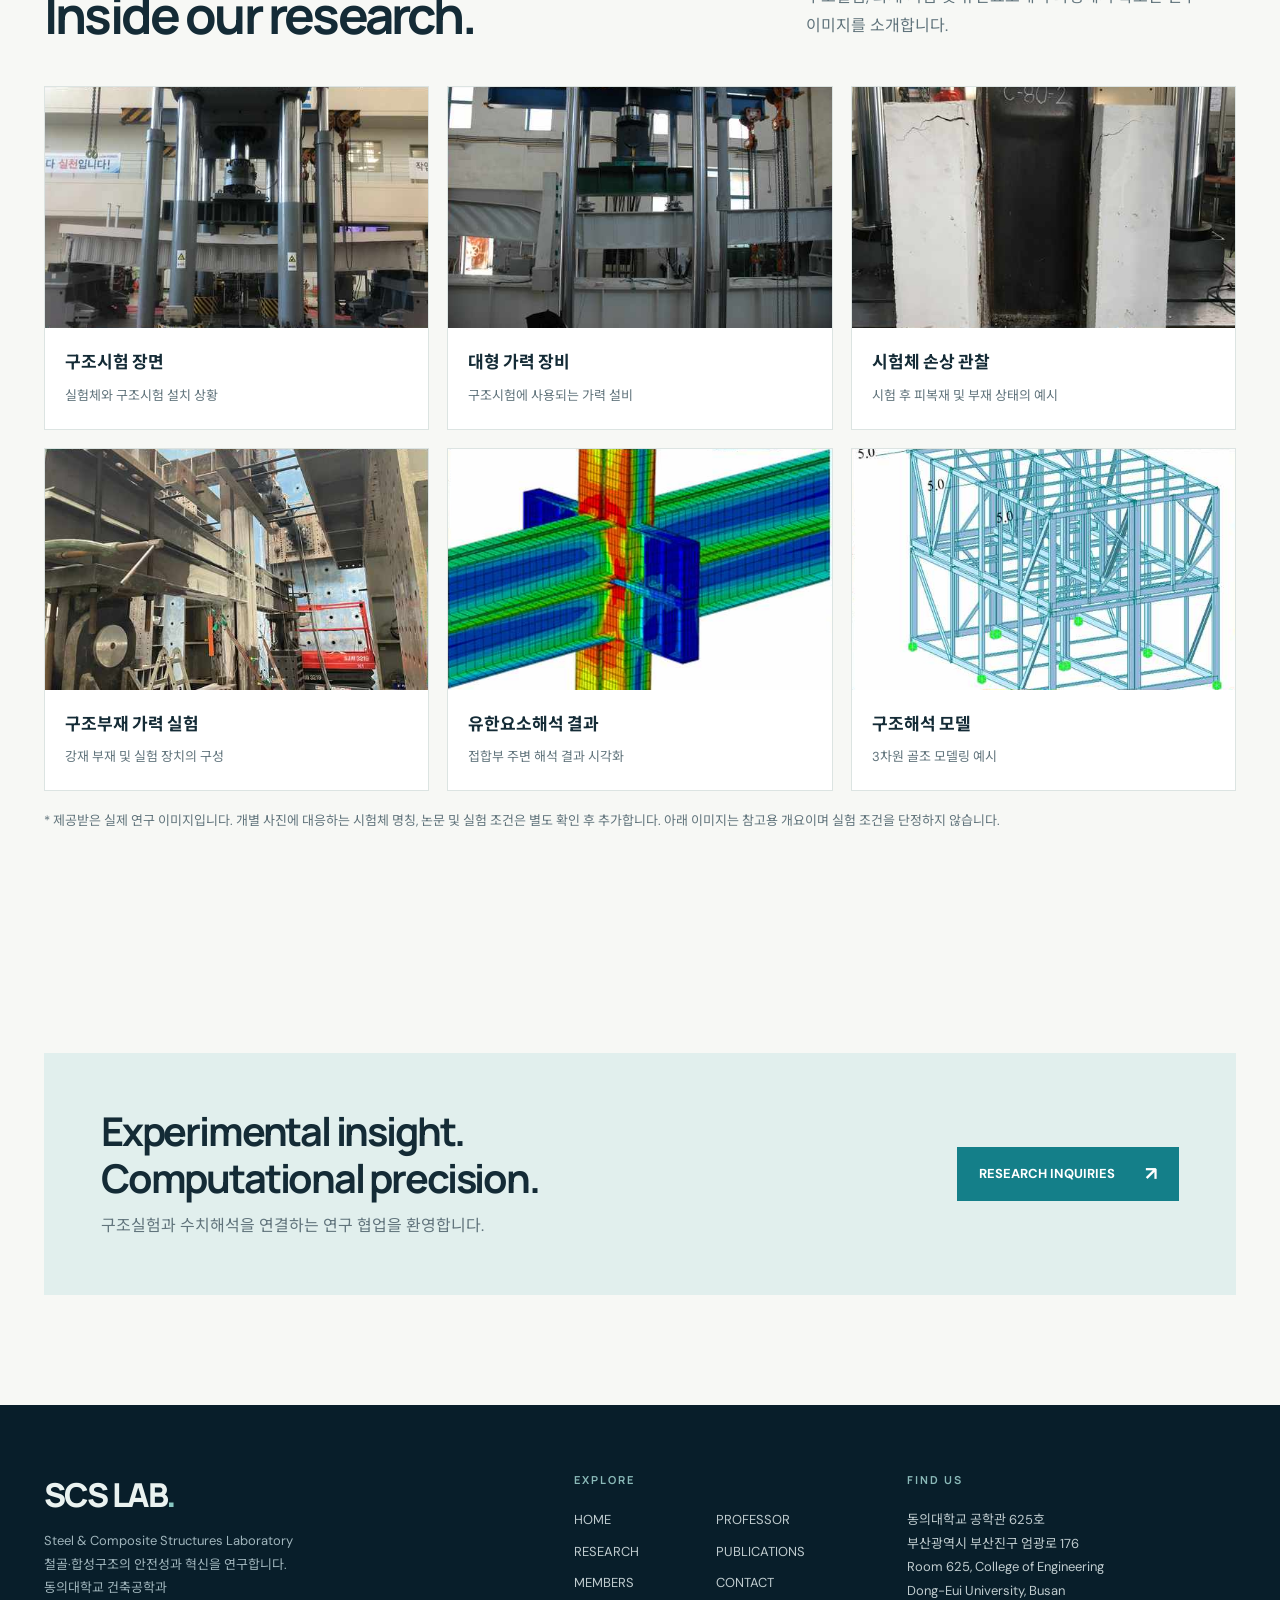
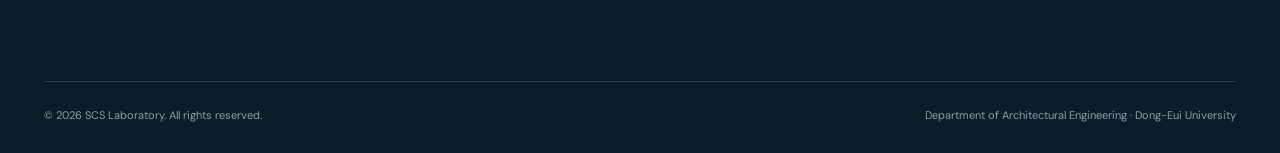
<file: research.html>
<!doctype html>
<html lang="ko"><head>
<meta charset="utf-8"/><meta name="viewport" content="width=device-width, initial-scale=1"/>
<title>Research | SCS Lab · Dong-Eui University</title>
<meta name="description" content="강구조, 합성구조, 내화, 영상기반 모니터링, 내진성능 연구."/>
<meta name="theme-color" content="#0c2633"/>
<meta property="og:type" content="website"/><meta property="og:title" content="Research | SCS Lab"/><meta property="og:description" content="강구조, 합성구조, 내화, 영상기반 모니터링, 내진성능 연구."/>
<link rel="icon" type="image/svg+xml" href="assets/favicon.svg"/><link rel="stylesheet" href="assets/styles.css"/>
</head><body>
<a class="skip-link" href="#main">본문으로 이동</a>
<header class="site-header"><div class="container nav-wrap">
 <a class="brand" href="index.html" aria-label="SCS Lab 메인 페이지"><span class="brand-icon">SCS</span><span class="brand-name">SCS LAB<span class="brand-detail">STEEL &amp; COMPOSITE STRUCTURES</span></span></a>
 <button class="menu-toggle" type="button" aria-label="메뉴 열기" aria-controls="main-nav" aria-expanded="false">☰</button>
 <nav class="main-nav" id="main-nav" aria-label="주 메뉴">
 <a href="index.html" >HOME</a><a href="professor.html" >PROFESSOR</a><a href="research.html" class="active" aria-current="page">RESEARCH</a><a href="publications.html" >PUBLICATIONS</a><a href="members.html" >MEMBERS</a><a href="contact.html" >CONTACT</a>
 </nav><span class="nav-meta">DONG-EUI UNIVERSITY<br/>BUSAN, KOREA</span>
</div></header>
<main id="main"><section class="page-hero"><div class="container page-hero-inner"><span class="page-count">SCS LAB / 03</span><span class="eyebrow">RESEARCH AREAS</span><h1>Research.</h1><p>재료, 부재, 시스템 및 데이터 분석의 여러 스케일에서 안전하고 효율적인 구조 시스템을 탐구합니다.</p></div></section><section class="section"><div class="container"><div class="research-navigation" aria-label="연구 분야 바로가기">
 <span class="eyebrow">EXPLORE FOCUS AREAS</span><div class="research-jump">
 <a href="#steel">01 Steel Structures ↗</a><a href="#composite">02 Composite ↗</a><a href="#fire">03 Fire Resistance ↗</a><a href="#ai">04 Vision &amp; AI ↗</a><a href="#seismic">05 Seismic ↗</a></div>
 <p class="diagram-note">아래 사진은 연구 분야를 소개하기 위한 실제 구조실험·해석 장면입니다. 각각의 사진이 특정 논문의 실험체와 일대일 대응함을 의미하지는 않습니다.</p>
 </div>
<article class="research-detail" id="steel"><div class="research-photo sprite-photo tile-0" role="img" aria-label="강재 부재 및 접합부 실험장치"></div><div><div class="eyebrow">FOCUS AREA / 01</div><h2>Steel Structures</h2><p>철골 부재 및 접합부의 비선형 거동, 국부좌굴, 극한강도, 장스팬 구조물 보강법을 연구합니다. 무용접·무천공 방식 보강과 안정성 평가 등 현장 적용 가능성에 주목합니다.</p><div class="research-points"><span>Buckling &amp; Post-buckling</span><span>Connections</span><span>Strengthening</span></div></div></article><article class="research-detail" id="composite"><img class="research-photo" src="assets/composite-beam-2026.webp" alt="합성보의 대형 가력 실험 사진" loading="lazy"/><div><div class="eyebrow">FOCUS AREA / 02</div><h2>Composite Structures</h2><p>강재와 콘크리트의 합성효과를 활용하여 새로운 형태의 합성보와 전단연결재, CFT 부재의 구조성능을 연구합니다. 실험과 설계식 비교를 통해 거동 및 설계 적용성을 검토합니다.</p><div class="research-points"><span>Composite Beams</span><span>Shear Connectors</span><span>CFT Members</span></div></div></article><article class="research-detail" id="fire"><div class="research-photo sprite-photo tile-2 user-fire-analysis" role="img" aria-label="석고보드·강재·공기층의 내화 열전달 경계조건 도식"></div><div><div class="eyebrow">FOCUS AREA / 03</div><h2>Fire Resistance</h2><p>구조물의 고온 시 재료특성 및 내화성능, 열전달과 구조응답을 연계하여 검토합니다. 모듈러 구조 시스템과 화재하중 하에서의 안전성을 연구합니다.</p><div class="research-points"><span>Heat Transfer</span><span>Fire Resistance</span><span>Modular Systems</span></div></div></article><article class="research-detail" id="ai"><div class="research-photo sprite-photo tile-3 user-crack-image" role="img" aria-label="영상 기반 균열 관찰 이미지"></div><div><div class="eyebrow">FOCUS AREA / 04</div><h2>Vision-based Monitoring</h2><p>CNN을 활용한 콘크리트 균열 식별과 영상 기반 변위·손상 평가 기술을 연구합니다. 구조공학 지식과 컴퓨터 비전 기술을 접목합니다.</p><div class="research-points"><span>CNN &amp; Deep Learning</span><span>Crack Detection</span><span>Image-based Measurement</span></div></div></article><article class="research-detail" id="seismic"><div class="research-photo sprite-photo tile-4 user-seismic-image" role="img" aria-label="가새를 적용한 골조 실험 장면"></div><div><div class="eyebrow">FOCUS AREA / 05</div><h2>Seismic Performance</h2><p>마찰형 댐퍼 등 에너지소산장치를 이용한 내진성능 향상과 구조응답 저감을 연구합니다. 비선형 시간이력해석을 통한 거동 평가를 수행합니다.</p><div class="research-points"><span>Seismic Response</span><span>Energy Dissipation</span><span>Nonlinear Analysis</span></div></div></article></div></section><section class="section research-process" aria-labelledby="research-process-title"><div class="container">
<div class="section-kicker eyebrow">HOW WE INVESTIGATE</div>
<div class="section-intro"><h2 id="research-process-title">From problem to evidence.</h2><p>관찰과 실험, 해석 및 검증을 연결해 구조적 거동을 이해하는 연구 접근방식입니다.</p></div>
<div class="methods-grid">
<div class="method-card"><span class="method-number">01 / DEFINE</span><h3>문제 정의</h3><p>구조물의 성능 요구와 주요 변수, 예상 파괴모드를 설정합니다.</p></div>
<div class="method-card"><span class="method-number">02 / ANALYZE</span><h3>실험·해석</h3><p>구조실험과 비선형 유한요소해석 등 적합한 방법으로 거동을 분석합니다.</p></div>
<div class="method-card"><span class="method-number">03 / VERIFY</span><h3>결과 검토</h3><p>관찰 결과와 분석 결과를 비교해 설계 및 적용 가능성을 검토합니다.</p></div>
</div><p class="diagram-note">실제 실험 사진과 수치해석 모델을 함께 보여줍니다. 시험체 제원과 실험 조건은 해당 연구 논문을 참고해 주세요.</p>
</div></section>
<section class="section section-muted lab-gallery-section" id="gallery" aria-labelledby="gallery-title"><div class="container"><div class="section-kicker eyebrow">REAL EXPERIMENTS &amp; NUMERICAL ANALYSIS</div><div class="section-intro"><h2 id="gallery-title">Inside our research.</h2><p>구조실험, 화재 시험 및 유한요소해석 과정에서 확보한 연구 이미지를 소개합니다.</p></div><div class="lab-gallery-grid"><figure class="lab-gallery-item"><div class="lab-gallery-photo sprite-photo tile-5" role="img" aria-label="대형 구조시험 장치와 보 실험체"></div><figcaption><strong>구조시험 장면</strong><span>실험체와 구조시험 설치 상황</span></figcaption></figure><figure class="lab-gallery-item"><div class="lab-gallery-photo sprite-photo tile-8" role="img" aria-label="대형 보 가력 실험 모습"></div><figcaption><strong>대형 가력 장비</strong><span>구조시험에 사용되는 가력 설비</span></figcaption></figure><figure class="lab-gallery-item"><div class="lab-gallery-photo sprite-photo tile-2" role="img" aria-label="피복된 부재의 시험 후 손상"></div><figcaption><strong>시험체 손상 관찰</strong><span>시험 후 피복재 및 부재 상태의 예시</span></figcaption></figure><figure class="lab-gallery-item"><div class="lab-gallery-photo sprite-photo tile-6" role="img" aria-label="기둥 및 보 실험장치 구성"></div><figcaption><strong>구조부재 가력 실험</strong><span>강재 부재 및 실험 장치의 구성</span></figcaption></figure><figure class="lab-gallery-item"><div class="lab-gallery-photo sprite-photo tile-7" role="img" aria-label="보-기둥 접합부의 유한요소해석 결과"></div><figcaption><strong>유한요소해석 결과</strong><span>접합부 주변 해석 결과 시각화</span></figcaption></figure><figure class="lab-gallery-item"><div class="lab-gallery-photo sprite-photo tile-4" role="img" aria-label="골조 구조해석 모델"></div><figcaption><strong>구조해석 모델</strong><span>3차원 골조 모델링 예시</span></figcaption></figure></div><p class="diagram-note">* 제공받은 실제 연구 이미지입니다. 개별 사진에 대응하는 시험체 명칭, 논문 및 실험 조건은 별도 확인 후 추가합니다. 아래 이미지는 참고용 개요이며 실험 조건을 단정하지 않습니다.</p></div></section><section class="section section-muted"><div class="container"><div class="contact-banner"><div><h2>Experimental insight.<br/>Computational precision.</h2><p>구조실험과 수치해석을 연결하는 연구 협업을 환영합니다.</p></div><a class="button" href="contact.html">RESEARCH INQUIRIES <span class="arrow">↗</span></a></div></div></section></main>
<footer class="site-footer"><div class="container">
 <div class="footer-top"><div><div class="footer-brand">SCS LAB<span style="color:#88c7c2">.</span></div><p class="footer-sub">Steel &amp; Composite Structures Laboratory<br/>철골·합성구조의 안전성과 혁신을 연구합니다.<br/>동의대학교 건축공학과</p></div>
 <div><div class="footer-head">EXPLORE</div><div class="footer-links"><a href="index.html">HOME</a><a href="professor.html">PROFESSOR</a><a href="research.html">RESEARCH</a><a href="publications.html">PUBLICATIONS</a><a href="members.html">MEMBERS</a><a href="contact.html">CONTACT</a></div></div>
 <div><div class="footer-head">FIND US</div><p class="footer-location">동의대학교 공학관 625호<br/>부산광역시 부산진구 엄광로 176<br/>Room 625, College of Engineering<br/>Dong-Eui University, Busan</p></div></div>
 <div class="footer-bottom"><span>© <span data-year>2026</span> SCS Laboratory. All rights reserved.</span><span>Department of Architectural Engineering · Dong-Eui University</span></div>
</div></footer><script defer src="assets/script.js"></script></body></html>
</file>
<file: assets/styles.css>
@import url('https://fonts.googleapis.com/css2?family=DM+Sans:wght@400;500;600;700&family=Manrope:wght@400;500;600;700;800&family=Noto+Sans+KR:wght@400;500;600;700;800&display=swap');
:root{--ink:#142b36;--muted:#61747c;--teal:#147f89;--teal-l:#d6e9e6;--dark:#0c2633;--paper:#f7f8f5;--line:#dce4e2;--cream:#eeeae4;--max:1260px;--shadow:0 18px 56px rgba(5,37,51,.09)}
*{box-sizing:border-box}html{scroll-behavior:smooth}body{margin:0;background:#fff;color:var(--ink);font:400 15px/1.85 'DM Sans','Noto Sans KR',sans-serif;word-break:keep-all}a{color:inherit;text-decoration:none}button,input{font:inherit}button{cursor:pointer}img{display:block;max-width:100%}::selection{background:#b4dcd8;color:var(--dark)}.container{max-width:var(--max);padding:0 34px;margin:auto}.skip-link{position:absolute;left:14px;top:-80px;z-index:50;background:#fff;padding:10px}.skip-link:focus{top:10px}.eyebrow{font:700 11px/1.5 'Manrope','Noto Sans KR',sans-serif;letter-spacing:.23em;text-transform:uppercase;color:var(--teal)}.eyebrow-light{color:#9bd5d0}.section-kicker{display:flex;align-items:center;gap:14px}.section-kicker:before{content:'';height:2px;width:29px;background:var(--teal)}h1,h2,h3,h4,p{margin-top:0}h1,h2,h3,h4{font-family:'Manrope','Noto Sans KR',sans-serif;letter-spacing:-.055em;line-height:1.2}h1{font-size:clamp(48px,6.2vw,91px);font-weight:700}h2{font-size:clamp(32px,4vw,52px);font-weight:700}h3{font-size:clamp(21px,2vw,26px);font-weight:700}p{color:var(--muted)}.lead{font-size:17px;line-height:1.9}.display-serif{font-weight:500}.button{display:inline-flex;gap:30px;align-items:center;justify-content:space-between;min-height:54px;padding:13px 21px;background:var(--teal);border:1px solid var(--teal);color:white;font-size:13px;font-weight:700;transition:.25s ease;white-space:nowrap}.button:hover{background:#0c5662;transform:translateY(-2px)}.button.outline{border-color:#adc8ca;background:transparent;color:var(--ink)}.button.outline:hover{background:#e2eeee}.button .arrow{font-size:19px;line-height:1}.tiny-label{font:700 11px/1.5 'Manrope',sans-serif;letter-spacing:.19em;text-transform:uppercase}.site-header{position:sticky;top:0;background:rgba(255,255,255,.97);backdrop-filter:blur(16px);z-index:40;border-bottom:1px solid #edf0ee}.nav-wrap{display:flex;align-items:center;justify-content:space-between;min-height:86px;gap:30px}.brand{display:flex;align-items:center;gap:14px;min-width:225px}.brand-icon{display:flex;justify-content:center;align-items:center;width:43px;height:43px;background:var(--dark);color:#a9dad4;border-radius:1px;font:800 19px 'Manrope',sans-serif;letter-spacing:-.11em}.brand-name{font-weight:800;font-size:17px;line-height:1.12;letter-spacing:-.06em}.brand-detail{display:block;color:#70828b;font:700 9px 'Manrope',sans-serif;letter-spacing:.11em;margin-top:5px}.main-nav{display:flex;align-items:center;gap:clamp(17px,2.2vw,34px)}.main-nav a{font:700 11px/1.4 'Manrope',sans-serif;letter-spacing:.1em;color:#536671;transition:color .2s;position:relative;padding:34px 0}.main-nav a:hover,.main-nav a.active{color:var(--teal)}.main-nav a.active:after{content:'';height:2px;position:absolute;left:0;right:0;bottom:27px;background:var(--teal)}.nav-meta{color:#a1aaaa;font:600 10px 'Manrope',sans-serif;letter-spacing:.07em;text-align:right}.menu-toggle{display:none;background:none;border:0;font-size:25px;color:var(--ink)}
.hero{background:var(--paper);overflow:hidden}.hero-grid{display:grid;grid-template-columns:1.05fr .95fr;min-height:668px}.hero-text{padding:95px 42px 80px max(34px,calc((100vw - var(--max))/2 + 34px));align-self:center}.hero-text .eyebrow{margin-bottom:31px}.hero h1{max-width:720px;margin:0 0 32px}.hero h1 em{font-style:normal;color:var(--teal)}.hero-intro{max-width:510px;font-size:17px;margin-bottom:36px}.hero-actions{display:flex;gap:12px;flex-wrap:wrap}.hero-art{position:relative;min-height:650px;background:var(--dark);overflow:hidden}.hero-art img{width:100%;height:100%;object-fit:cover;position:absolute;inset:0}.hero-annotation{position:absolute;top:30px;right:32px;color:#c5e4e2;font-size:11px;letter-spacing:.13em}.hero-vertical{position:absolute;bottom:36px;left:37px;color:#d6ebe8;font:600 11px 'Manrope';letter-spacing:.15em}.hero-bottom{background:#fff;border-bottom:1px solid var(--line)}.hero-bottom .container{display:grid;grid-template-columns:1.1fr repeat(3,1fr);align-items:center;min-height:95px}.hero-bottom-label{font-size:11px;letter-spacing:.13em;font-weight:700;color:var(--teal)}.hero-bottom-item{min-height:37px;display:flex;align-items:center;border-left:1px solid var(--line);padding-left:24px;font-size:13px;color:#3d5059}.hero-bottom-item span{color:#97abae;font-size:11px;margin-right:12px}
.section{padding:110px 0}.section-muted{background:var(--paper)}.section-dark{background:var(--dark);color:#fff}.section-dark p{color:#bbcbcd}.section-intro{display:flex;justify-content:space-between;gap:30px;align-items:end;margin:17px 0 41px}.section-intro h2{margin:0;max-width:740px}.section-intro p{margin-bottom:5px;max-width:430px}.text-link{font-size:13px;color:var(--teal);font-weight:800;white-space:nowrap}.text-link span{display:inline-block;transition:transform .2s;margin-left:6px}.text-link:hover span{transform:translateX(5px)}.research-grid{display:grid;grid-template-columns:repeat(3,1fr);gap:18px}.research-card{background:#fff;border:1px solid var(--line);overflow:hidden;display:flex;flex-direction:column;transition:transform .2s,box-shadow .2s}.research-card:hover{transform:translateY(-4px);box-shadow:var(--shadow)}.research-img{width:100%;aspect-ratio:1.7;object-fit:cover}.research-body{padding:24px 26px 28px;flex:1}.research-no{font:700 10px 'Manrope';letter-spacing:.14em;color:var(--teal);margin-bottom:14px}.research-body h3{font-size:22px;margin:0 0 12px}.research-body p{font-size:13px;margin-bottom:0}.line{height:1px;background:var(--line)}.feature-split{display:grid;grid-template-columns:.88fr 1.12fr;align-items:stretch;gap:72px}.portrait-panel{position:relative;background:#e7ebea;min-height:510px;overflow:hidden}.portrait-panel img{width:100%;height:100%;object-fit:cover;object-position:center 16%;position:absolute;inset:0}.portrait-caption{position:absolute;left:0;bottom:0;width:100%;padding:18px 22px;background:rgba(12,38,51,.92);color:#fff;display:flex;justify-content:space-between;align-items:center;font-size:12px}.professor-feature{padding:22px 0}.professor-feature h2{margin:21px 0 22px}.professor-feature p{max-width:580px}.credential-list{margin:31px 0 35px;border-top:1px solid var(--line)}.credential{display:grid;grid-template-columns:128px 1fr;gap:15px;padding:17px 0;border-bottom:1px solid var(--line);font-size:13px}.credential strong{font-size:12px;color:var(--ink)}.credential span{color:var(--muted)}.quote-band{background:var(--dark);padding:92px 0}.quote-band p{color:#e5f1ef;font-size:clamp(27px,3.2vw,42px);letter-spacing:-.05em;line-height:1.45;max-width:1050px;margin-bottom:0;font-weight:600}.quote-band p em{color:#99d4cb;font-style:normal}.journal-list{border-top:1px solid var(--line)}.journal-row{display:grid;grid-template-columns:95px 1fr 175px;gap:25px;padding:24px 0;border-bottom:1px solid var(--line);align-items:center}.journal-year{font:700 13px 'Manrope';color:var(--teal)}.journal-row h3{font-size:19px;letter-spacing:-.035em;margin:0 0 4px}.journal-row p{font-size:12px;margin:0}.journal-type{text-align:right;font:700 10px 'Manrope';letter-spacing:.11em;text-transform:uppercase;color:#829196}.contact-banner{display:flex;justify-content:space-between;gap:20px;align-items:center;padding:55px 57px;background:#e1efed}.contact-banner h2{font-size:clamp(26px,3.1vw,40px);margin:0 0 8px}.contact-banner p{margin:0}.site-footer{background:#081e2a;color:#eaf2f0;padding:67px 0 28px}.footer-top{display:grid;grid-template-columns:1.4fr .8fr 1fr;gap:70px;padding-bottom:65px}.footer-brand{font:800 33px 'Manrope';letter-spacing:-.07em;margin-bottom:12px}.footer-sub{font-size:13px;color:#a0b5bc;max-width:370px}.footer-head{font:700 11px 'Manrope';letter-spacing:.18em;color:#8ab9b8;margin-bottom:21px}.footer-links{display:grid;grid-template-columns:1fr 1fr;gap:8px 20px}.footer-links a,.footer-location{font-size:12px;color:#c0cccf}.footer-links a:hover{color:white}.footer-bottom{border-top:1px solid #24414c;padding-top:23px;display:flex;justify-content:space-between;gap:15px;color:#87a0a8;font-size:11px}.footer-bottom a{text-decoration:underline}
.page-hero{background:var(--paper);padding:92px 0 75px;border-bottom:1px solid var(--line)}.page-hero-inner{max-width:960px}.page-hero h1{font-size:clamp(50px,6vw,79px);margin:16px 0 24px}.page-hero p{font-size:17px;max-width:790px;margin-bottom:0}.page-count{float:right;color:#82999c;font:700 11px 'Manrope';letter-spacing:.17em;padding-top:7px}.twocol{display:grid;grid-template-columns:340px 1fr;gap:90px}.sticky-side{position:sticky;top:115px;align-self:start}.sticky-side h2{font-size:38px;margin:20px 0}.sticky-side p{font-size:14px}.resume-group{padding-bottom:36px;margin-bottom:36px;border-bottom:1px solid var(--line)}.resume-group h3{font-size:21px;margin-bottom:18px}.resume-item{display:grid;grid-template-columns:112px 1fr;gap:16px;margin:13px 0;color:#52656d;font-size:14px}.resume-item b{color:var(--teal);font-size:13px}.bio-layout{display:grid;grid-template-columns:380px 1fr;gap:70px}.bio-portrait{background:#eef1f0}.bio-portrait img{width:100%;height:520px;object-fit:cover;object-position:center top}.bio-portrait .cap{padding:18px 20px;font-size:12px;color:#6c7b81}.bio-copy h2{font-size:43px;margin:13px 0 7px}.role{font-weight:600;color:var(--teal);font-size:13px;margin-bottom:24px}.bio-copy .lead{margin-bottom:25px}.pill-box{display:flex;flex-wrap:wrap;gap:9px;margin-top:21px}.pill{background:#e6f0ee;border:1px solid #d7e5e2;padding:8px 12px;font-size:11px;color:#2f626d;font-weight:700}.research-detail{display:grid;grid-template-columns:360px 1fr;gap:62px;padding:40px 0;border-top:1px solid var(--line);align-items:center}.research-detail:last-child{border-bottom:1px solid var(--line)}.research-detail img{width:100%;aspect-ratio:1.56;object-fit:cover}.research-detail h2{font-size:33px;margin:13px 0}.research-detail p{font-size:14px;margin-bottom:17px}.research-points{display:flex;flex-wrap:wrap;gap:7px}.research-points span{font-size:11px;padding:4px 10px;border:1px solid #bed2d0;color:#3c747e}.pub-note{background:#f0f5f3;border-left:3px solid var(--teal);padding:19px 22px;font-size:13px;color:#566e75;margin-bottom:40px}.pub-note strong{color:var(--ink)}.year-heading{display:flex;align-items:center;justify-content:space-between;gap:20px;margin:45px 0 0}.year-heading h2{font-size:30px;margin:0 0 16px}.year-heading span{color:#8ca2a8;font-size:12px}.publication{display:grid;grid-template-columns:60px 1fr 130px;gap:20px;align-items:start;padding:26px 0;border-top:1px solid var(--line)}.pub-index{font:700 11px 'Manrope';letter-spacing:.1em;color:#97abad;padding-top:3px}.publication h3{font-size:19px;letter-spacing:-.035em;margin:0 0 9px}.publication p{font-size:13px;margin:0}.pub-type{text-align:right;color:var(--teal);font:700 10px 'Manrope';letter-spacing:.1em;margin-top:4px}.people-main{display:grid;grid-template-columns:310px 1fr;gap:48px;align-items:center;border:1px solid var(--line);background:#fff}.people-main img{height:390px;width:100%;object-fit:cover;object-position:top}.people-main-body{padding:27px 38px 27px 0}.people-main-body h2{margin:15px 0 10px;font-size:38px}.people-main-body .role{margin-bottom:18px}.people-main-body p{font-size:14px;max-width:580px}.vacant{background:var(--paper);padding:50px;border:1px dashed #b4cccb;display:flex;justify-content:space-between;align-items:center;gap:30px}.vacant h3{font-size:26px;margin:0 0 14px}.vacant p{margin:0;max-width:540px}.number-circle{border:1px solid #9dbdbb;border-radius:100px;width:85px;height:85px;display:grid;place-items:center;flex-shrink:0;color:var(--teal);font-size:30px}.contact-grid{display:grid;grid-template-columns:.8fr 1.2fr;gap:70px}.contact-field{border-bottom:1px solid var(--line);padding:22px 0}.contact-field:first-child{border-top:1px solid var(--line)}.contact-field h3{font-size:12px;letter-spacing:.15em;text-transform:uppercase;color:var(--teal);margin:0 0 12px}.contact-field p{font-size:16px;color:var(--ink);margin:0;line-height:1.7}.map-panel{min-height:500px;background:#e2ebea;position:relative;overflow:hidden}.map-panel svg{width:100%;height:100%;position:absolute;inset:0}.map-panel-label{position:absolute;left:26px;bottom:26px;background:white;padding:20px 24px;box-shadow:var(--shadow)}.map-panel-label strong{display:block;font-size:17px}.map-panel-label span{font-size:12px;color:#667980}.error-panel{background:#eef4f2;border:1px solid var(--line);padding:50px}.muted{color:var(--muted)}
@media(max-width:1050px){.nav-meta{display:none}.main-nav{gap:16px}.nav-wrap{min-height:76px}.hero-grid{min-height:0}.hero-text{padding:85px 28px 85px 34px}.hero-art{min-height:540px}.research-grid{grid-template-columns:repeat(2,1fr)}.feature-split{gap:40px}.footer-top{gap:35px}.bio-layout{gap:35px}.research-detail{grid-template-columns:290px 1fr;gap:30px}}
@media(max-width:760px){.container{padding:0 21px}.site-header .container{padding:0 21px}.nav-wrap{min-height:70px}.brand{min-width:0}.brand-icon{width:39px;height:39px}.brand-name{font-size:15px}.brand-detail{font-size:8px}.menu-toggle{display:block}.main-nav{display:none;position:absolute;left:0;right:0;top:70px;flex-direction:column;align-items:stretch;gap:0;background:white;border-top:1px solid var(--line);box-shadow:0 18px 30px rgba(0,0,0,.06);padding:10px 22px 20px}.main-nav.open{display:flex}.main-nav a{padding:15px 0;border-bottom:1px solid #edf0ef}.main-nav a.active:after{bottom:0}.hero-grid{display:flex;flex-direction:column}.hero-text{padding:75px 21px 65px}.hero h1{font-size:clamp(47px,11.5vw,72px)}.hero-text .eyebrow{margin-bottom:24px}.hero-intro{font-size:15px}.hero-art{height:420px;min-height:0}.hero-bottom .container{grid-template-columns:1fr 1fr;padding-top:20px;padding-bottom:20px;gap:10px}.hero-bottom-label{grid-column:1/-1}.hero-bottom-item{border-left:0;padding-left:0;font-size:11px}.hero-bottom-item span{margin-right:8px}.section{padding:73px 0}.section-intro{display:block;margin:15px 0 28px}.section-intro p{margin-top:15px}.research-grid{grid-template-columns:1fr}.research-img{aspect-ratio:1.9}.feature-split{grid-template-columns:1fr;gap:28px}.portrait-panel{height:440px;min-height:0}.professor-feature{padding:0}.quote-band{padding:67px 0}.quote-band p{font-size:29px}.journal-row{grid-template-columns:58px 1fr;gap:14px}.journal-type{display:none}.contact-banner{padding:30px;display:block}.contact-banner .button{margin-top:25px}.footer-top{grid-template-columns:1fr;gap:36px;padding-bottom:45px}.footer-bottom{flex-direction:column}.page-hero{padding:68px 0 52px}.page-hero h1{font-size:clamp(48px,12vw,68px)}.page-hero p{font-size:15px}.page-count{display:none}.twocol,.bio-layout,.contact-grid{grid-template-columns:1fr;gap:35px}.sticky-side{position:static}.bio-portrait img{height:440px}.research-detail{grid-template-columns:1fr;gap:25px}.research-detail h2{font-size:28px}.publication{grid-template-columns:35px 1fr;gap:12px}.pub-type{grid-column:2;text-align:left;margin-top:0}.people-main{grid-template-columns:1fr;gap:0}.people-main img{height:450px;object-position:center top}.people-main-body{padding:30px}.vacant{display:block;padding:32px}.number-circle{margin-top:28px}.map-panel{min-height:390px}.footer-links{max-width:250px}}
@media(max-width:400px){.hero-actions{flex-direction:column;align-items:stretch}.hero h1{font-size:45px}.brand-name{font-size:13px}.brand-detail{font-size:7px}.hero-art{height:330px}}
@media(prefers-reduced-motion:reduce){*,*:before,*:after{scroll-behavior:auto!important;transition:none!important;animation:none!important}}

/* SCS Lab editorial & mobile accessibility refinement / 2026-10-13 */
html{scroll-padding-top:98px}
body{font-size:16px;line-height:1.82;overflow-wrap:break-word}
:where(a,button):focus-visible{outline:3px solid #15949e;outline-offset:4px}
.eyebrow{font-size:12px;letter-spacing:.16em}
.main-nav a{font-size:12px}
.research-body p,.research-detail p,.people-main-body p,.sticky-side p{font-size:15px}
.research-no,.journal-row p,.publication p,.footer-sub,.footer-links a,.footer-location,.pub-note,.credential,.role{font-size:13px}
.journal-row h3,.publication h3{line-height:1.48}
.hero-tertiary{display:inline-flex;align-items:center;gap:8px;color:var(--teal);font-weight:700;font-size:14px;padding:12px 8px;text-underline-offset:5px}
.hero-tertiary:hover{text-decoration:underline}
.methods-home{padding-top:76px}
.methods-grid{display:grid;grid-template-columns:repeat(3,minmax(0,1fr));gap:16px}
.method-card{background:#f3f7f6;border:1px solid #d9e6e3;padding:30px 28px 32px;min-width:0}
.method-number{font:800 11px/1.5 'Manrope','Noto Sans KR',sans-serif;color:#117d83;letter-spacing:.13em}
.method-card h3{margin:19px 0 13px;font-size:23px}
.method-card p{margin:0;font-size:15px;line-height:1.8}
.topic-disclaimer{padding:14px 18px;margin:0 0 20px;background:#f1f6f5;border-left:3px solid #147f89;font-size:14px}
.topic-disclaimer a,.join-steps a:not(.button),.visit-guidance a{color:#0b6d77;text-decoration:underline;text-underline-offset:3px}
.profile-actions{display:flex;align-items:center;gap:24px;flex-wrap:wrap;margin-top:32px}
.research-navigation{background:#f4f8f7;border:1px solid var(--line);padding:24px 28px;margin:0 0 24px}
.research-jump{display:flex;flex-wrap:wrap;gap:10px;margin-top:14px}
.research-jump a,.pub-year-nav a{display:inline-flex;align-items:center;justify-content:center;min-height:43px;padding:9px 14px;background:#fff;border:1px solid #bdd7d3;color:#16616b;font-weight:700;font-size:13px}
.research-jump a:hover,.pub-year-nav a:hover{background:#e1efed}
.diagram-note{font-size:13px;color:#61747c;margin:18px 0 0}
.research-detail{scroll-margin-top:110px}
.research-detail h2{overflow-wrap:anywhere}
.pub-year-nav{display:flex;flex-wrap:wrap;gap:10px;margin-bottom:36px}
.year-heading{scroll-margin-top:105px}
.join-detail{background:#fff}
.join-grid{display:grid;grid-template-columns:repeat(2,minmax(0,1fr));gap:18px}
.join-card{border:1px solid var(--line);padding:34px;background:#f8faf9}
.join-card h3{font-size:28px;margin:17px 0 13px}
.join-card p{font-size:15px}
.join-card .pill-box{margin-top:23px}
.join-card .pill{font-size:12px}
.join-steps{border-top:1px solid var(--line);margin-top:44px;padding-top:37px}
.join-steps h3{font-size:30px;margin-bottom:25px}
.join-steps h3 span{font-size:.54em;font-weight:500;color:var(--muted);letter-spacing:0}
.step-list{list-style:none;counter-reset:steps;display:grid;grid-template-columns:repeat(3,minmax(0,1fr));gap:15px;padding:0;margin:0 0 30px}
.step-list li{counter-increment:steps;border-top:3px solid var(--teal);padding:17px 8px 15px 0}
.step-list li::before{content:'0' counter(steps);display:block;font:800 12px 'Manrope';color:var(--teal);letter-spacing:.1em;margin-bottom:15px}
.step-list strong{font-size:17px}
.step-list p{font-size:14px;margin:9px 0 0}
.visit-guidance{padding:21px 23px;background:#eef5f3;border:1px solid var(--line);margin-top:27px}
.visit-guidance h3{font-size:17px;letter-spacing:0;margin-bottom:8px}
.visit-guidance p{font-size:14px;margin-bottom:0}
.contact-pending{color:#536a70!important}
.contact-pending span{font-size:13px;color:#637880}
.map-actions{display:flex;flex-wrap:wrap;align-items:center;gap:20px;margin-top:23px}
.map-actions .muted{flex:1;min-width:240px;font-size:13px;margin:0}
@media(max-width:1050px) and (min-width:761px){.main-nav a{font-size:11px}}
@media(max-width:760px){
html{scroll-padding-top:80px}
body{font-size:16px;line-height:1.78}
.container,.site-header .container{padding-left:20px;padding-right:20px}
.nav-wrap{min-height:70px}
.menu-toggle{display:inline-flex;align-items:center;justify-content:center;min-width:46px;min-height:46px;font-size:25px;border:1px solid #e2eae8;border-radius:4px}
.main-nav{max-height:calc(100dvh - 70px);overflow-y:auto}
.main-nav a{font-size:15px;min-height:48px;display:flex;align-items:center;padding:13px 4px}
.hero-text{padding:66px 20px 54px}
.hero h1{font-size:clamp(42px,11vw,66px);line-height:1.13;letter-spacing:-.065em}
.hero-intro,.page-hero p{font-size:16px;line-height:1.76}
.hero-actions{gap:8px}
.hero-tertiary{min-height:48px;padding:12px 10px}
.hero-art{height:365px}
.eyebrow{font-size:11px;letter-spacing:.13em}
.section{padding:68px 0}
.section-intro h2{font-size:clamp(29px,8vw,42px)}
.research-grid{grid-template-columns:1fr}
.research-body{padding:24px}
.research-body p,.research-detail p,.people-main-body p{font-size:15px}
.research-body h3{font-size:21px}
.methods-grid,.join-grid,.step-list{grid-template-columns:1fr;gap:14px}
.method-card,.join-card{padding:25px 23px}
.method-card h3{font-size:22px}
.research-navigation{padding:23px 18px}
.research-jump{display:grid;grid-template-columns:repeat(2,minmax(0,1fr));gap:8px}
.research-jump a,.pub-year-nav a{font-size:12px;padding:10px 9px;min-height:46px}
.research-detail{gap:20px;scroll-margin-top:83px}
.research-detail h2{font-size:27px}
.pub-year-nav a{flex:1}
.publication{gap:15px;padding:24px 0}
.publication h3,.journal-row h3{font-size:18px}
.publication p,.journal-row p{font-size:13px}
.pub-note{font-size:14px}
.contact-banner{padding:28px 24px}
.contact-banner .button{width:100%;white-space:normal}
.people-main img{height:380px}
.join-steps h3{font-size:25px}
.join-steps h3 span{display:block;font-size:14px;margin-top:7px}
.step-list li{padding:14px 4px 17px 0}
.map-panel{min-height:320px}
.map-panel-label{left:15px;right:15px;bottom:15px;padding:15px}
.map-actions .button{white-space:normal;width:100%}
.footer-links a{font-size:14px;min-height:30px}
.footer-sub,.footer-location{font-size:14px}
}
@media(max-width:400px){
.hero h1{font-size:clamp(38px,10.6vw,45px)}
.hero-actions .button{white-space:normal}
.research-jump{grid-template-columns:1fr}
.hero-art{height:310px}
.map-panel-label strong{font-size:15px}
}
/* 2026-10-13 verified bibliography, lab members and contact */
.email-link{color:#0b7180;text-decoration:underline;text-underline-offset:4px;font-weight:700;overflow-wrap:anywhere}
.inline-doi{color:#087481;text-decoration:underline;text-underline-offset:3px;font-weight:700}
.publications-section{padding-top:72px}
.pub-verification{background:#ecf5f3;border-left:4px solid #16838a;padding:20px 26px;margin-bottom:25px}
.pub-verification strong{color:#123f49;font-size:15px}
.pub-verification p{margin:8px 0 0;font-size:14px}
.pub-sections{display:grid;grid-template-columns:repeat(4,1fr);gap:9px;margin-bottom:55px}
.pub-sections a{display:flex;justify-content:space-between;align-items:center;gap:5px;border:1px solid #bdd4d1;padding:16px 17px;font-weight:700;font-size:14px}
.pub-sections a:hover{background:#e5f2ef}
.pub-sections strong{color:#087b85}
.pub-category{margin:0 0 75px;scroll-margin-top:108px}
.pub-category-title{border-bottom:2px solid #123c48;padding-bottom:20px;margin-bottom:24px}
.pub-category-title h2{font-size:clamp(25px,3.5vw,42px);margin:10px 0}
.pub-category-title p{margin:0;font-size:14px}
.pub-year-block{margin:35px 0}
.pub-year-block h3{font-size:24px;color:#0c6872}
.reference-list{border-top:1px solid var(--line)}
.full-publication{display:grid;grid-template-columns:44px 1fr;gap:18px;padding:23px 0;border-bottom:1px solid var(--line)}
.full-publication .pub-index{padding-top:5px}
.citation-text{font-size:15px;line-height:1.75;color:#273f48;margin:0}
.citation-summary{font-size:14px;line-height:1.75;margin:10px 0 0;color:#667a80}
.pub-actions{display:flex;align-items:center;gap:18px;margin-top:11px;font-size:13px;color:#73878d}
.pub-actions a{color:#06717b;font-weight:800;text-decoration:underline;text-underline-offset:3px;min-height:36px;display:inline-flex;align-items:center}
.pub-expand{border:1px solid var(--line);margin:15px 0}
.pub-expand summary{padding:21px 23px;font-weight:800;cursor:pointer;display:flex;align-items:center;justify-content:space-between;gap:10px}
.pub-expand summary span{font-size:13px;color:#66777c}
.pub-expand[open] summary{background:#f1f6f4}
.pub-expand ol,.patent-list{padding:14px 34px 21px 48px;margin:0}
.pub-expand li,.patent-list li{font-size:14px;line-height:1.75;margin:0 0 15px;padding-left:6px}
.patent-list{padding-top:10px}
.patent-list p{color:#273f48;margin:0}
.patent-list small{display:block;color:#71828a;font-size:13px;margin-top:5px}
.pub-cta{background:#e3f0ed;padding:34px 36px;margin-top:55px}
.pub-cta h2{font-size:30px;margin-bottom:7px}
.student-member-grid{display:grid;grid-template-columns:repeat(2,minmax(0,1fr));gap:17px}
.student-member{background:#f2f7f6;border:1px solid #dbe8e5;display:flex;align-items:center;gap:24px;padding:32px}
.student-avatar{flex-shrink:0;display:grid;place-items:center;height:94px;width:94px;border-radius:50%;background:#d1e4e0;color:#206b70;font-size:36px;font-weight:700}
.student-member h3{font-size:26px;margin:6px 0}
.student-member p{margin:0;font-size:15px}
.member-photo-note{font-size:13px;margin:16px 0 0}
@media(max-width:760px){.pub-sections{grid-template-columns:repeat(2,1fr);gap:8px;margin-bottom:36px}.pub-sections a{padding:12px;font-size:13px;min-height:50px}.pub-category{margin-bottom:54px}.pub-verification{padding:17px 19px}.full-publication{grid-template-columns:28px 1fr;gap:12px}.citation-text{font-size:14px}.citation-summary{font-size:13px}.pub-expand summary{padding:17px;font-size:14px}.pub-expand summary span{font-size:12px}.pub-expand ol,.patent-list{padding-left:30px;padding-right:18px}.student-member-grid{grid-template-columns:1fr}.student-member{padding:21px;gap:16px}.student-avatar{height:70px;width:70px;font-size:27px}.student-member h3{font-size:22px}.pub-cta{padding:26px 21px}}

/* Real research imagery 2026-10-13 */
.lab-gallery-grid{display:grid;grid-template-columns:repeat(3,minmax(0,1fr));gap:18px}
.lab-gallery-item{margin:0;background:#fff;border:1px solid var(--line);overflow:hidden}
.lab-gallery-photo{width:100%;aspect-ratio:210 / 132;background-color:#edf2f1;background-image:url('research-gallery.svg');background-repeat:no-repeat;background-size:200% 300%;background-position:0 0}
.lab-gallery-photo.g0{background-position:0 0}
.lab-gallery-photo.g1{background-position:100% 0}
.lab-gallery-photo.g2{background-position:0 50%}
.lab-gallery-photo.g3{background-position:100% 50%}
.lab-gallery-photo.g4{background-position:0 100%}
.lab-gallery-photo.g5{background-position:100% 100%}
.lab-gallery-item figcaption{display:flex;flex-direction:column;gap:7px;padding:19px 20px 22px}
.lab-gallery-item strong{font-family:'Manrope','Noto Sans KR',sans-serif;font-size:17px;color:var(--ink)}
.lab-gallery-item span{font-size:13px;color:var(--muted);line-height:1.65}
.lab-gallery-home{padding-top:75px}
.lab-gallery-section{scroll-margin-top:95px}
@media(max-width:900px){.lab-gallery-grid{grid-template-columns:repeat(2,minmax(0,1fr))}}
@media(max-width:580px){.lab-gallery-grid{grid-template-columns:1fr;gap:15px}.lab-gallery-item figcaption{padding:17px}.lab-gallery-item strong{font-size:16px}.lab-gallery-item span{font-size:14px}.lab-gallery-home{padding-top:55px}}

/* Photographic refresh · 2026-10-14: 10 user-supplied images (1 hero + 9-tile web image) */
.hero-art{background:#162d36}
.hero-art img{object-fit:cover;object-position:50% 50%;filter:contrast(1.035) saturate(.94)}
.hero-art:after{content:"";position:absolute;inset:0;background:linear-gradient(180deg,rgba(7,24,32,.14),rgba(7,24,32,.25));pointer-events:none}
.hero-art .hero-annotation,.hero-art .hero-vertical{z-index:1;text-shadow:0 1px 6px rgba(0,0,0,.5);max-width:calc(100% - 64px)}
.sprite-photo{display:block;background-image:url('research-sprite.jpg')!important;background-size:300% 300%!important;background-repeat:no-repeat;background-color:#e8eeec;overflow:hidden}
.tile-0{background-position:0% 0%!important}.tile-1{background-position:50% 0%!important}.tile-2{background-position:100% 0%!important}
.tile-3{background-position:0% 50%!important}.tile-4{background-position:50% 50%!important}.tile-5{background-position:100% 50%!important}
.tile-6{background-position:0% 100%!important}.tile-7{background-position:50% 100%!important}.tile-8{background-position:100% 100%!important}
.research-photo{width:100%;aspect-ratio:1.56;min-height:210px;border:1px solid var(--line)}
.research-card .sprite-photo{aspect-ratio:1.7}
.lab-gallery-photo.sprite-photo{aspect-ratio:210/132}
@media(max-width:760px){.hero-art{height:385px}.research-photo{min-height:0}.hero-art .hero-annotation{top:20px;right:20px;font-size:10px}.hero-art .hero-vertical{left:20px;bottom:22px;font-size:10px}}

/* Verified composite beam photo update · 2026-10-14 */
.research-card img.research-img{display:block;aspect-ratio:1.7;object-fit:cover}
img.research-photo{display:block;width:100%;aspect-ratio:1.56;object-fit:cover;border:1px solid var(--line)}

/* 2026-10-14 requested photo mappings with offline-safe fallbacks */
.sprite-photo.user-fire-image{background-image:url('home-fire-2026.webp'),url('research-sprite.jpg')!important;background-size:cover,300% 300%!important;background-position:center center,100% 0%!important}
.sprite-photo.user-fire-analysis{background-image:url('fire-analysis-2026.webp'),url('research-sprite.jpg')!important;background-size:contain,300% 300%!important;background-position:center center,100% 0%!important;background-color:white}
.sprite-photo.user-crack-image{background-image:url('vision-crack-2026.webp'),url('research-sprite.jpg')!important;background-size:contain,300% 300%!important;background-position:center center,0% 50%!important;background-color:white}
.sprite-photo.user-seismic-image{background-image:url('seismic-frame-2026.webp'),url('research-sprite.jpg')!important;background-size:cover,300% 300%!important;background-position:center center,50% 50%!important}
.student-avatar{position:relative;overflow:hidden}.student-avatar::after{content:"";position:absolute;inset:0;background-size:cover;background-position:center 22%;border-radius:50%}
.student-kang-avatar::after{background-image:url('student-kang-illustration.webp')}.student-ryu-avatar::after{background-image:url('student-ryu-illustration.webp')}
.member-photo-note{font-size:12px;color:#697b82}

/* Publications: replace journal numbering with unobtrusive dash markers. */
.full-publication .pub-index{font-family:'Manrope','Noto Sans KR',sans-serif;font-size:20px;font-weight:500;line-height:1.25;letter-spacing:0;padding-top:0;color:#608c8c}

/* Publication style parity: journal articles, conference papers and patents use identical dash markers. */
.pub-expand .pub-dash-list,
.patent-list.pub-dash-list {
  list-style:none;
  margin:0;
  padding:8px 24px 24px;
}
.pub-expand .pub-dash-list > li,
.patent-list.pub-dash-list > li {
  display:grid;
  grid-template-columns:44px minmax(0,1fr);
  gap:18px;
  padding:23px 0;
  margin:0;
  border-bottom:1px solid var(--line);
  font-size:14px;
  line-height:1.75;
}
.pub-dash-list > li:last-child {border-bottom:0}
.pub-dash-list .pub-index {font-family:'Manrope','Noto Sans KR',sans-serif;font-size:20px;font-weight:500;line-height:1.25;letter-spacing:0;padding:0;color:#608c8c}
.pub-dash-list .pub-list-body {min-width:0}
.patent-list.pub-dash-list .pub-list-body p {margin:0}
.patent-list.pub-dash-list .pub-list-body small {display:block;margin-top:8px;font-size:13px;line-height:1.75}
@media(max-width:760px) {
  .pub-expand .pub-dash-list,
  .patent-list.pub-dash-list {padding:4px 17px 18px}
  .pub-expand .pub-dash-list > li,
  .patent-list.pub-dash-list > li {grid-template-columns:28px minmax(0,1fr);gap:12px;padding:19px 0}
}

/* Publications: no redundant year headings or year-by-year visual breaks. */
/* The publication year remains in each full bibliographic citation. */
.pub-category .pub-year-block { margin:0; }
.pub-category .pub-year-block .reference-list { border-top:0; }
.pub-category .pub-year-block:first-of-type .reference-list { border-top:1px solid var(--line); }
</file>
